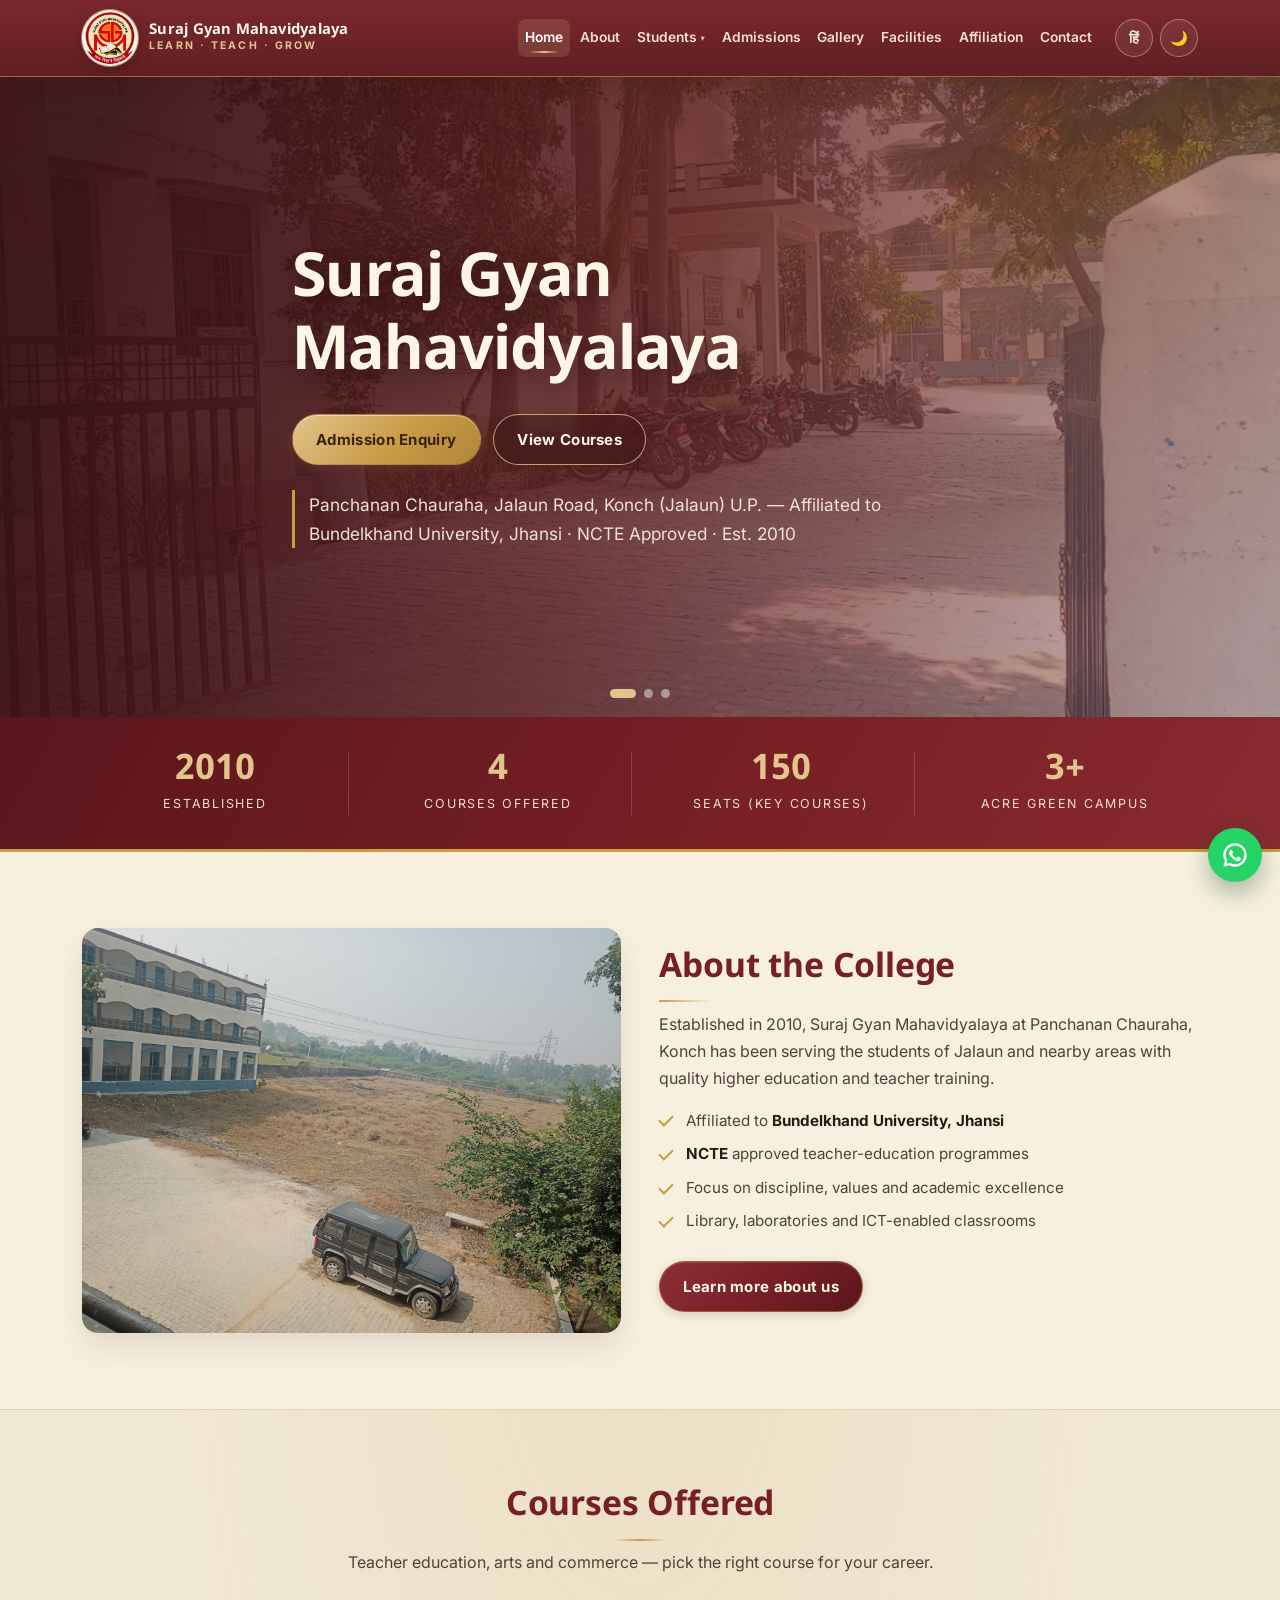
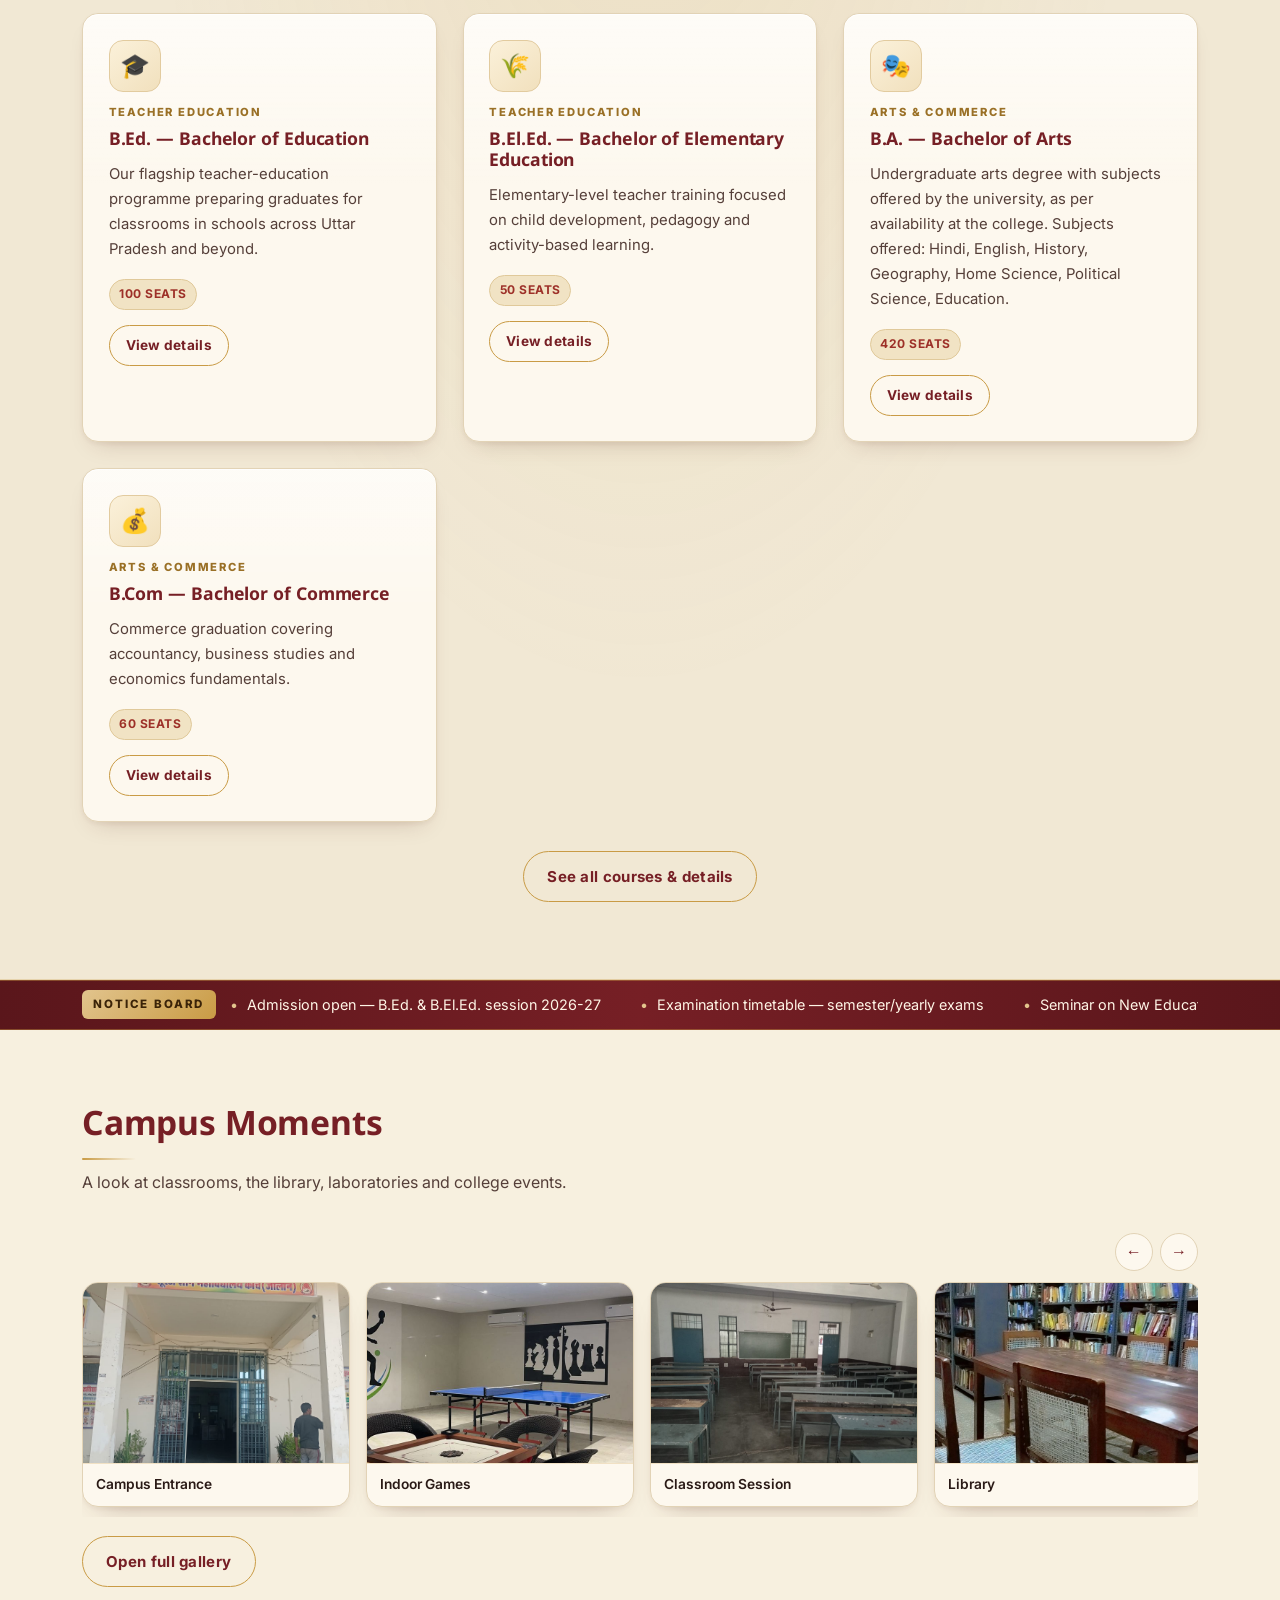
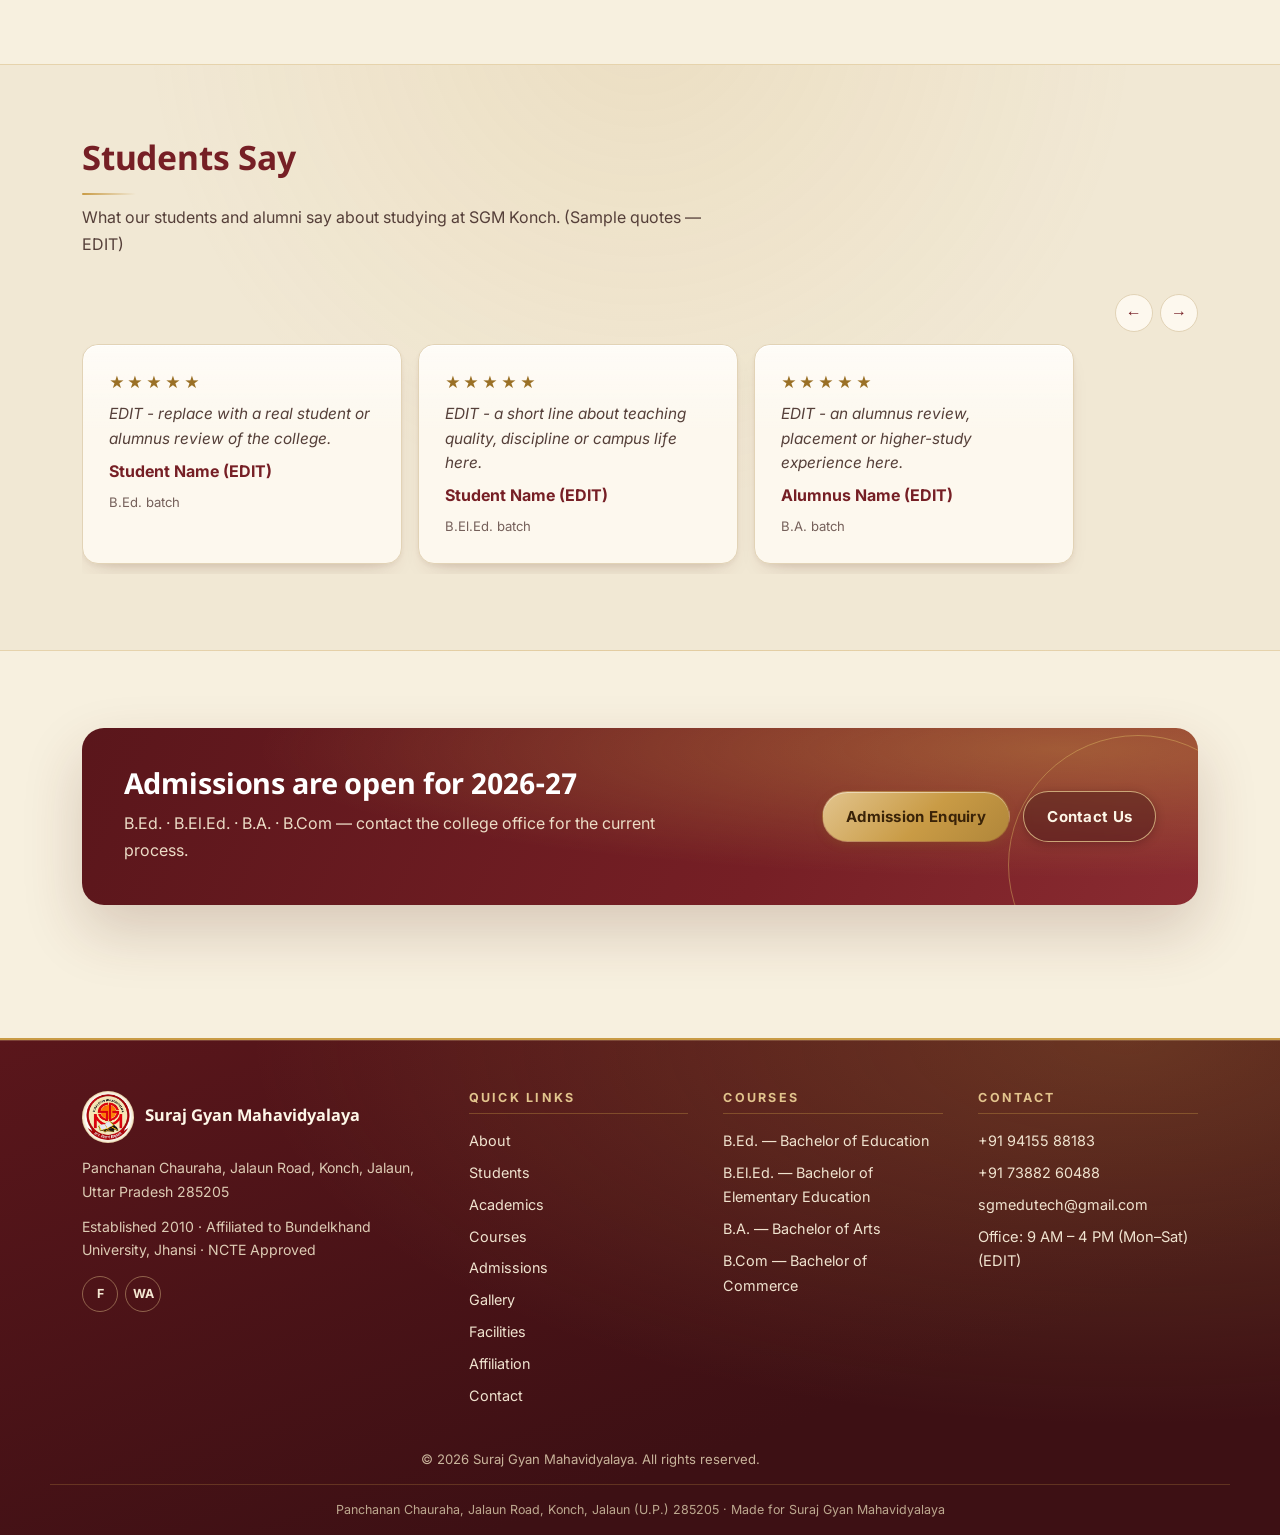
<file: index.html>
<!DOCTYPE html>
<html lang="en">
<head>
  <meta charset="UTF-8">
  <meta name="viewport" content="width=device-width, initial-scale=1">
  <title>Suraj Gyan Mahavidyalaya, Konch (Jalaun) — B.Ed, B.El.Ed, B.A, B.Com, B.Sc, B.C.A, M.A | Suraj Gyan Mahavidyalaya</title>
  <meta name="description" content="Suraj Gyan Mahavidyalaya, Panchanan Chauraha, Konch (Jalaun), U.P. — affiliated to Bundelkhand University, Jhansi. NCTE approved. Courses: B.Ed, B.El.Ed, B.A., B.Com. Est. 2010.">
  <!-- EDIT: replace with your real domain once the site is live -->
  <link rel="canonical" href="https://surajgyanmahavidyalaya.edu.in/">
  <meta name="theme-color" content="#761F25">
  <link rel="icon" href="assets/favicon.svg" type="image/svg+xml">
  <!-- EDIT: og:image should be a 1200x630 image at assets/images/og-cover.jpg -->
  <meta property="og:type" content="website">
  <meta property="og:site_name" content="Suraj Gyan Mahavidyalaya">
  <meta property="og:title" content="Suraj Gyan Mahavidyalaya, Konch (Jalaun) — Learn · Teach · Grow">
  <meta property="og:description" content="Affiliated to Bundelkhand University, Jhansi · NCTE approved. Teacher Education, Arts and Commerce courses at Konch, Jalaun (U.P.).">
  <meta property="og:image" content="assets/images/og-cover.jpg">
  <meta name="twitter:card" content="summary_large_image">
  <link rel="preconnect" href="https://fonts.googleapis.com">
  <link rel="preconnect" href="https://fonts.gstatic.com" crossorigin>
  <link href="https://fonts.googleapis.com/css2?family=Inter:wght@400;500;600;700;800&family=Noto+Sans+Devanagari:wght@400;600;700&display=swap" rel="stylesheet">
  <link rel="stylesheet" href="css/style.css">
  <link rel="preload" as="image" href="assets/logo.webp" fetchpriority="high">
  <script>(function(){try{document.documentElement.setAttribute("data-theme",localStorage.getItem("sgm-theme")||"light");}catch(e){}})();</script>
</head>
<body data-root="">
  <script src="js/page-transition.js"></script>
  <a class="skip-link" href="#main">Skip to content</a>
  <div id="site-header"></div>

  <main id="main">
    <!-- ============================ HERO ============================ -->
    <section class="hero" aria-label="Welcome">
      <div class="hero-slides" id="heroSlides"></div>
      <div class="hero-overlay"></div>
      <div class="container hero-content">
        <h1>Suraj Gyan Mahavidyalaya</h1>
        <div class="hero-actions">
          <a class="btn btn-gold" href="pages/admissions.html" data-hi="प्रवेश जानकारी">Admission Enquiry</a>
          <a class="btn btn-outline-light" href="pages/courses.html" data-hi="पाठ्यक्रम देखें">View Courses</a>
        </div>
        <p class="hero-sub" data-hi="पंचानन चौराहा, जालौन रोड, कोंच (जालौन) उ.प्र. — बुंदेलखंड विश्वविद्यालय, झाँसी से संबद्ध · एन.सी.टी.ई. अनुमोदित · स्थापना 2010">
          Panchanan Chauraha, Jalaun Road, Konch (Jalaun) U.P. — Affiliated to Bundelkhand University, Jhansi · NCTE Approved · Est. 2010
        </p>
      </div>
      <div class="hero-dots" id="heroDots" aria-label="Hero slides"></div>
    </section>

    <!-- ============================ STATS =========================== -->
    <section class="stats" aria-label="College at a glance">
      <div class="container stats-grid">
        <div class="stat">
          <span class="stat-num" data-count="2010" data-plain>2010</span>
          <span class="stat-label" data-hi="स्थापना वर्ष">Established</span>
        </div>
        <div class="stat">
          <span class="stat-num" data-count="4" data-plain>4</span>
          <span class="stat-label" data-hi="पाठ्यक्रम">Courses Offered</span>
        </div>
        <div class="stat">
          <span class="stat-num" data-count="150">0</span>
          <span class="stat-label" data-hi="सीटें (प्रमुख पाठ्यक्रम)">Seats (key courses)</span>
        </div>
        <div class="stat">
          <span class="stat-num" data-count="3" data-suffix="+">3</span>
          <span class="stat-label" data-hi="एकड़ हरा-भरा परिसर">Acre Green Campus</span>
        </div>
      </div>
    </section>

    <!-- ========================= ABOUT PREVIEW ======================= -->
    <section class="section">
      <div class="container about-grid">
        <div class="reveal">
          <img src="assets/images/college-building-grounds.jpg" loading="lazy" decoding="async"
               alt="Suraj Gyan Mahavidyalaya building and grounds, Konch (Jalaun)">
        </div>
        <div class="reveal">
          <div class="section-head" style="margin-bottom:1rem">
            <h2 data-hi="महाविद्यालय का परिचय">About the College</h2>
            <p data-hi="2010 में स्थापित, कोंच (जालौन) के पंचानन चौराहा पर स्थित शिक्षा का केंद्र।">
              Established in 2010, Suraj Gyan Mahavidyalaya at Panchanan Chauraha, Konch has been serving the
              students of Jalaun and nearby areas with quality higher education and teacher training.
            </p>
          </div>
          <ul class="checklist">
            <li>Affiliated to <strong>Bundelkhand University, Jhansi</strong></li>
            <li><strong>NCTE</strong> approved teacher-education programmes</li>
            <!-- EDIT: replace the four focus points below with your own -->
            <li>Focus on discipline, values and academic excellence</li>
            <li>Library, laboratories and ICT-enabled classrooms</li>
          </ul>
          <a class="btn btn-blue" href="pages/about.html" style="margin-top:1.1rem" data-hi="और जानें">Learn more about us</a>
        </div>
      </div>
    </section>

    <!-- ============================ COURSES ========================== -->
    <section class="section alt" id="courses">
      <div class="container">
        <div class="section-head center">
          <h2 data-hi="प्रस्तावित पाठ्यक्रम">Courses Offered</h2>
          <p>Teacher education, arts and commerce — pick the right course for your career.</p>
        </div>
        <div class="grid-3" id="homeCourses"></div>
        <div style="text-align:center;margin-top:1.8rem">
          <a class="btn btn-outline" href="pages/courses.html" data-hi="सभी पाठ्यक्रम देखें">See all courses & details</a>
        </div>
      </div>
    </section>

    <!-- ============================ TICKER =========================== -->
    <div class="ticker" aria-label="Latest notices">
      <div class="container ticker-inner">
        <span class="ticker-label" data-hi="सूचना पट्ट">NOTICE BOARD</span>
        <div class="ticker-view"><div class="ticker-track" id="tickerTrack"></div></div>
      </div>
    </div>

    <!-- ========================== PHOTO STRIP ======================== -->
    <section class="section">
      <div class="container">
        <div class="section-head">
          <h2 data-hi="परिसर की झलक">Campus Moments</h2>
          <p>A look at classrooms, the library, laboratories and college events.</p>
        </div>
        <div class="row-nav">
          <button type="button" data-scroll="stripRow" data-dir="prev" aria-label="Scroll photos left">&#8592;</button>
          <button type="button" data-scroll="stripRow" data-dir="next" aria-label="Scroll photos right">&#8594;</button>
        </div>
        <div class="scroll-row" id="stripRow"></div>
        <div style="margin-top:1.2rem">
          <a class="btn btn-outline" href="pages/gallery.html" data-hi="गैलरी देखें">Open full gallery</a>
        </div>
      </div>
    </section>

    <!-- ========================= TESTIMONIALS ======================== -->
    <section class="section alt">
      <div class="container">
        <div class="section-head">
          <h2 data-hi="छात्रों की राय">Students Say</h2>
          <p>What our students and alumni say about studying at SGM Konch. (Sample quotes — EDIT)</p>
        </div>
        <div class="row-nav">
          <button type="button" data-scroll="tRow" data-dir="prev" aria-label="Previous testimonial">&#8592;</button>
          <button type="button" data-scroll="tRow" data-dir="next" aria-label="Next testimonial">&#8594;</button>
        </div>
        <div class="scroll-row" id="tRow"></div>
      </div>
    </section>

    <!-- ============================== CTA ============================ -->
    <section class="section">
      <div class="container">
        <div class="cta-band reveal">
          <div>
            <h2 data-hi="प्रवेश प्रक्रिया प्रारंभ है">Admissions are open for 2026-27</h2>
            <p>B.Ed. · B.El.Ed. · B.A. · B.Com — contact the college office for the current process.</p>
          </div>
          <div class="hero-actions">
            <a class="btn btn-gold" href="pages/admissions.html" data-hi="प्रवेश फॉर्म भरें">Admission Enquiry</a>
            <a class="btn btn-outline-light" href="pages/contact.html" data-hi="संपर्क करें">Contact Us</a>
          </div>
        </div>
      </div>
    </section>
  </main>

  <div id="site-footer"></div>

  <script src="media-config.js"></script>
  <script src="js/main.js"></script>
</body>
</html>
</file>
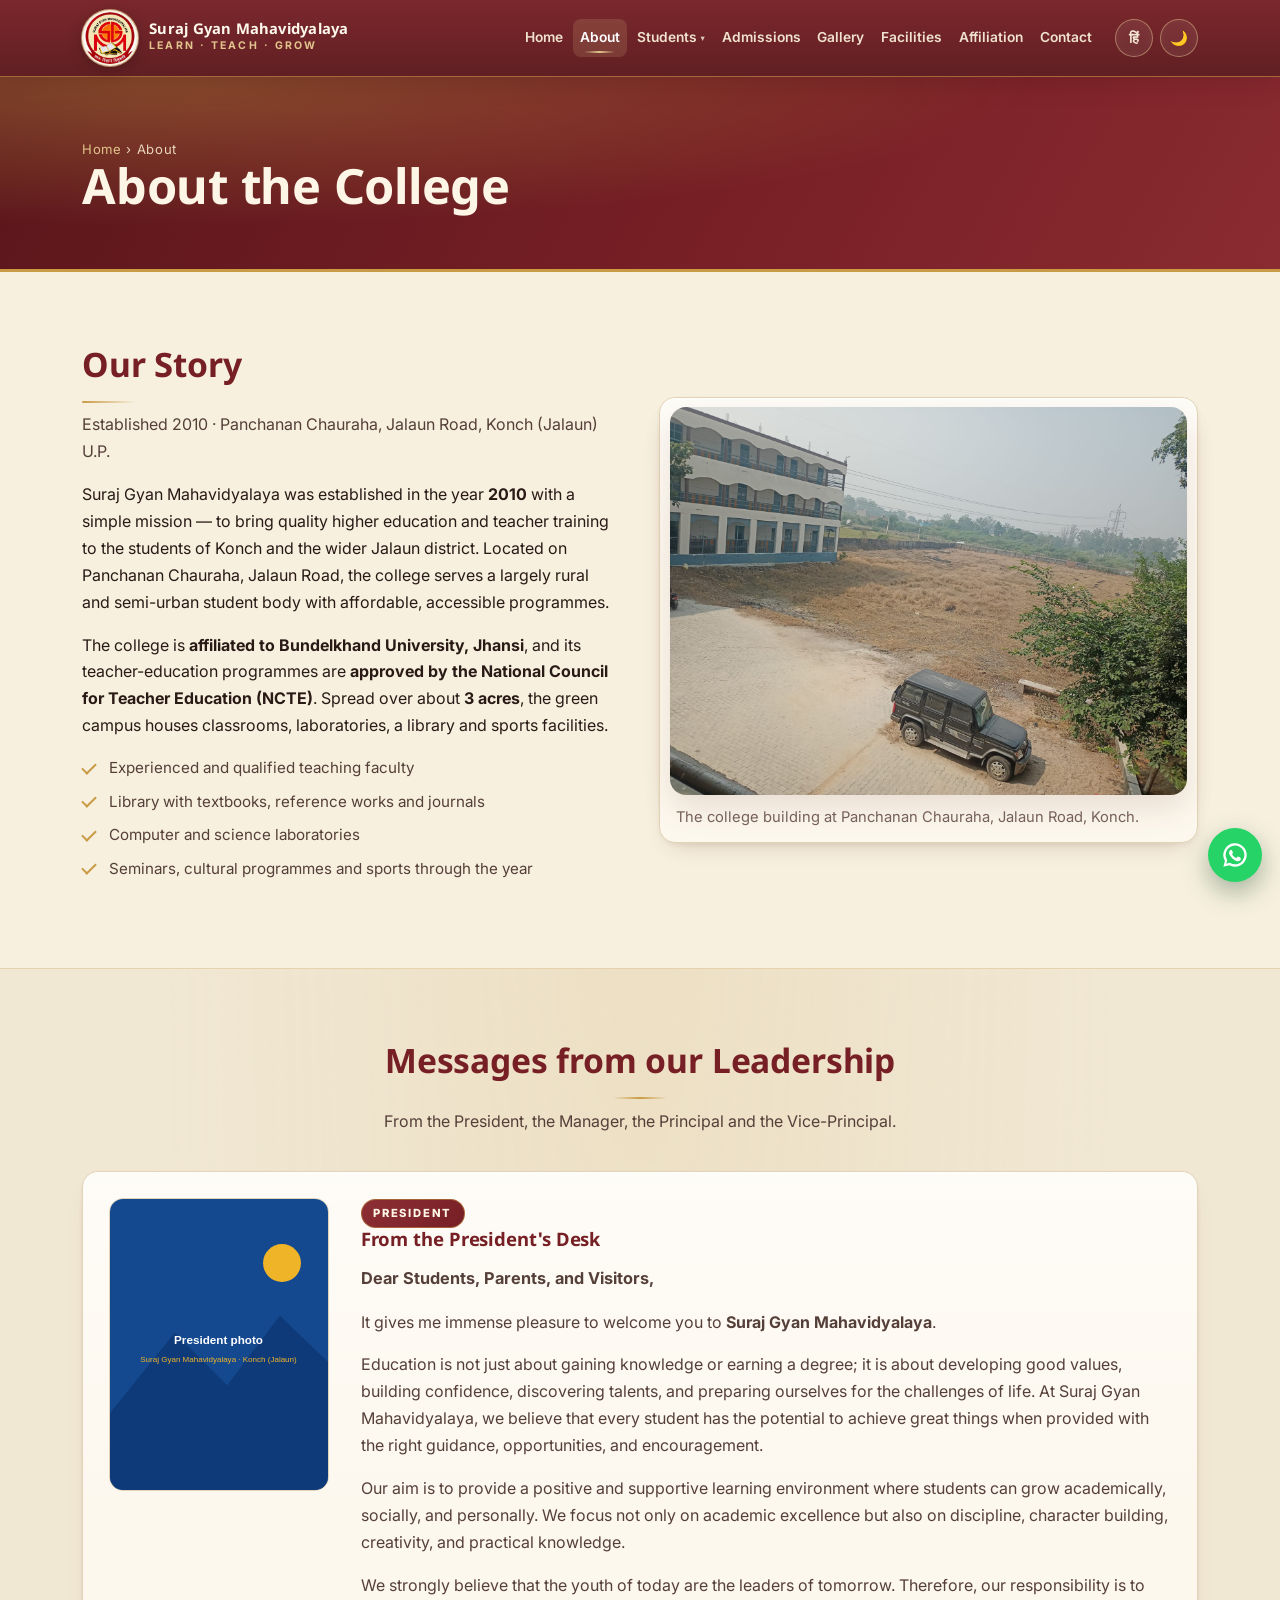
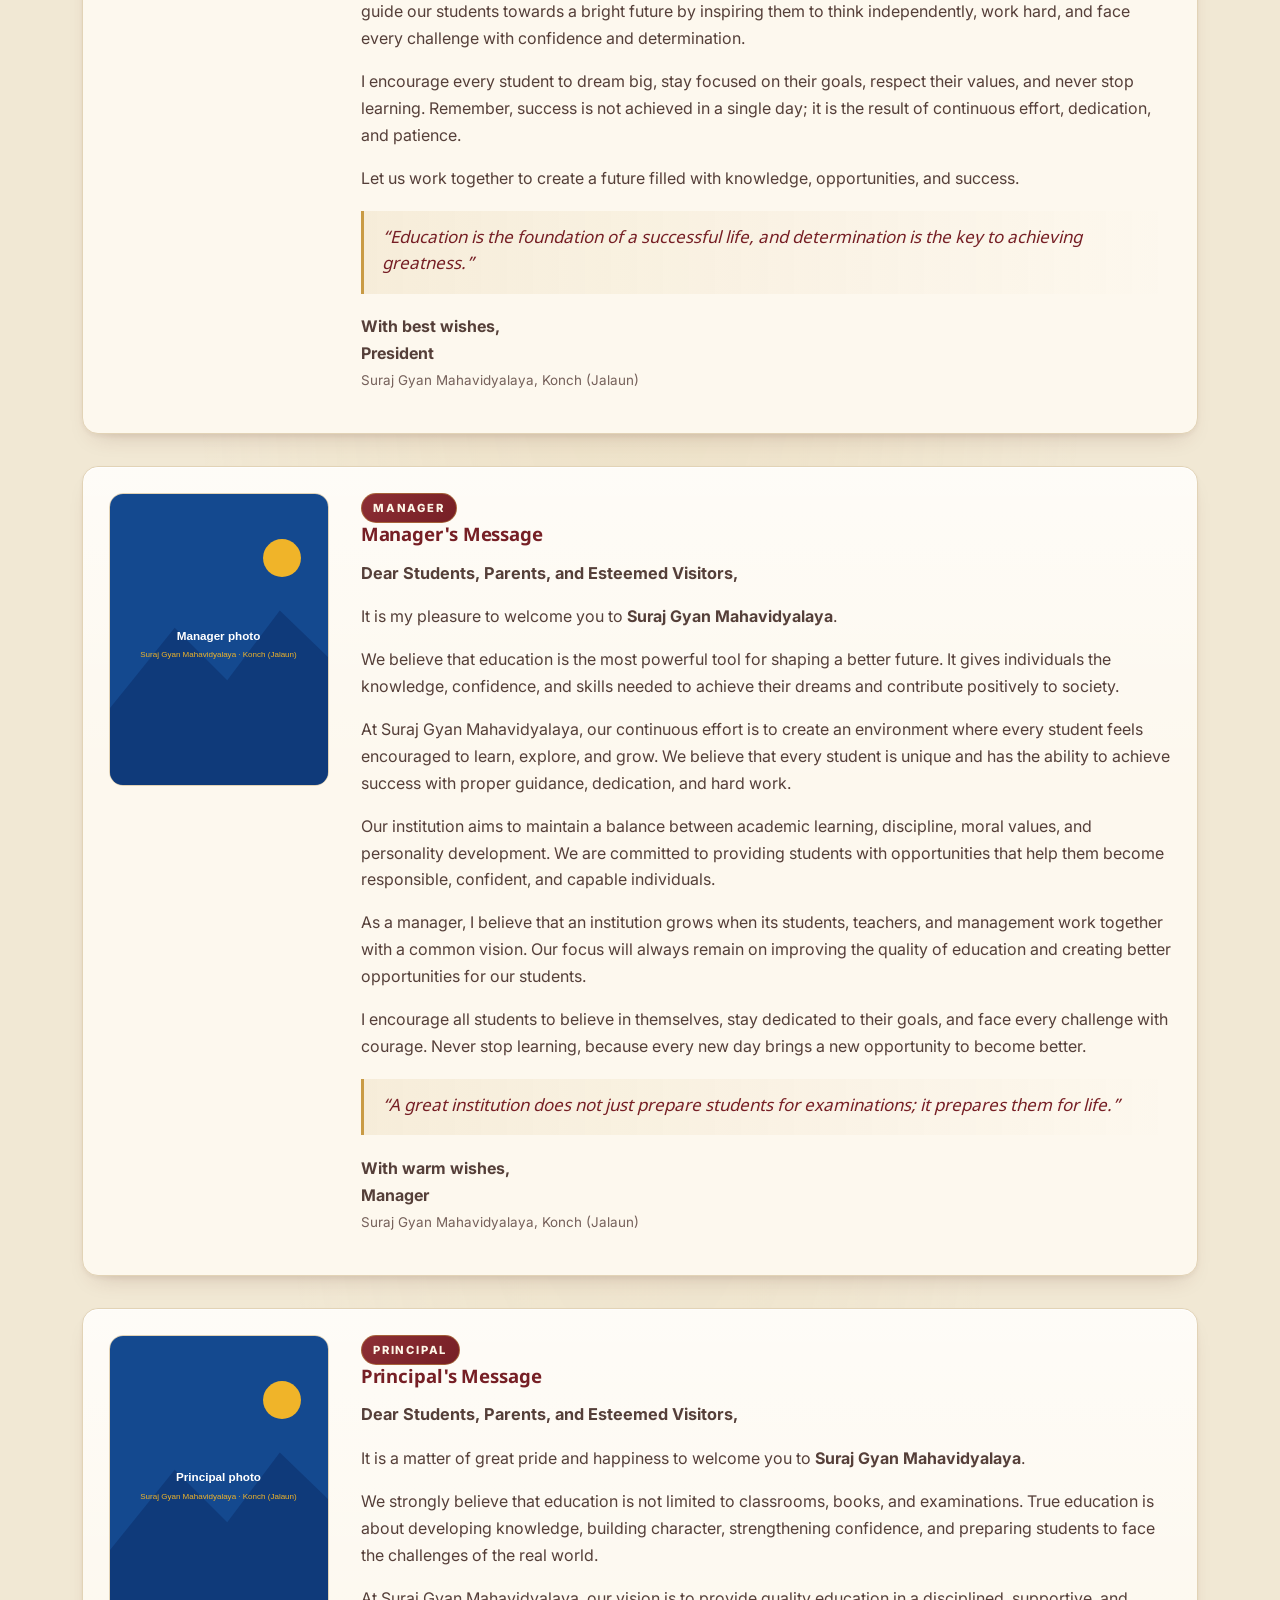
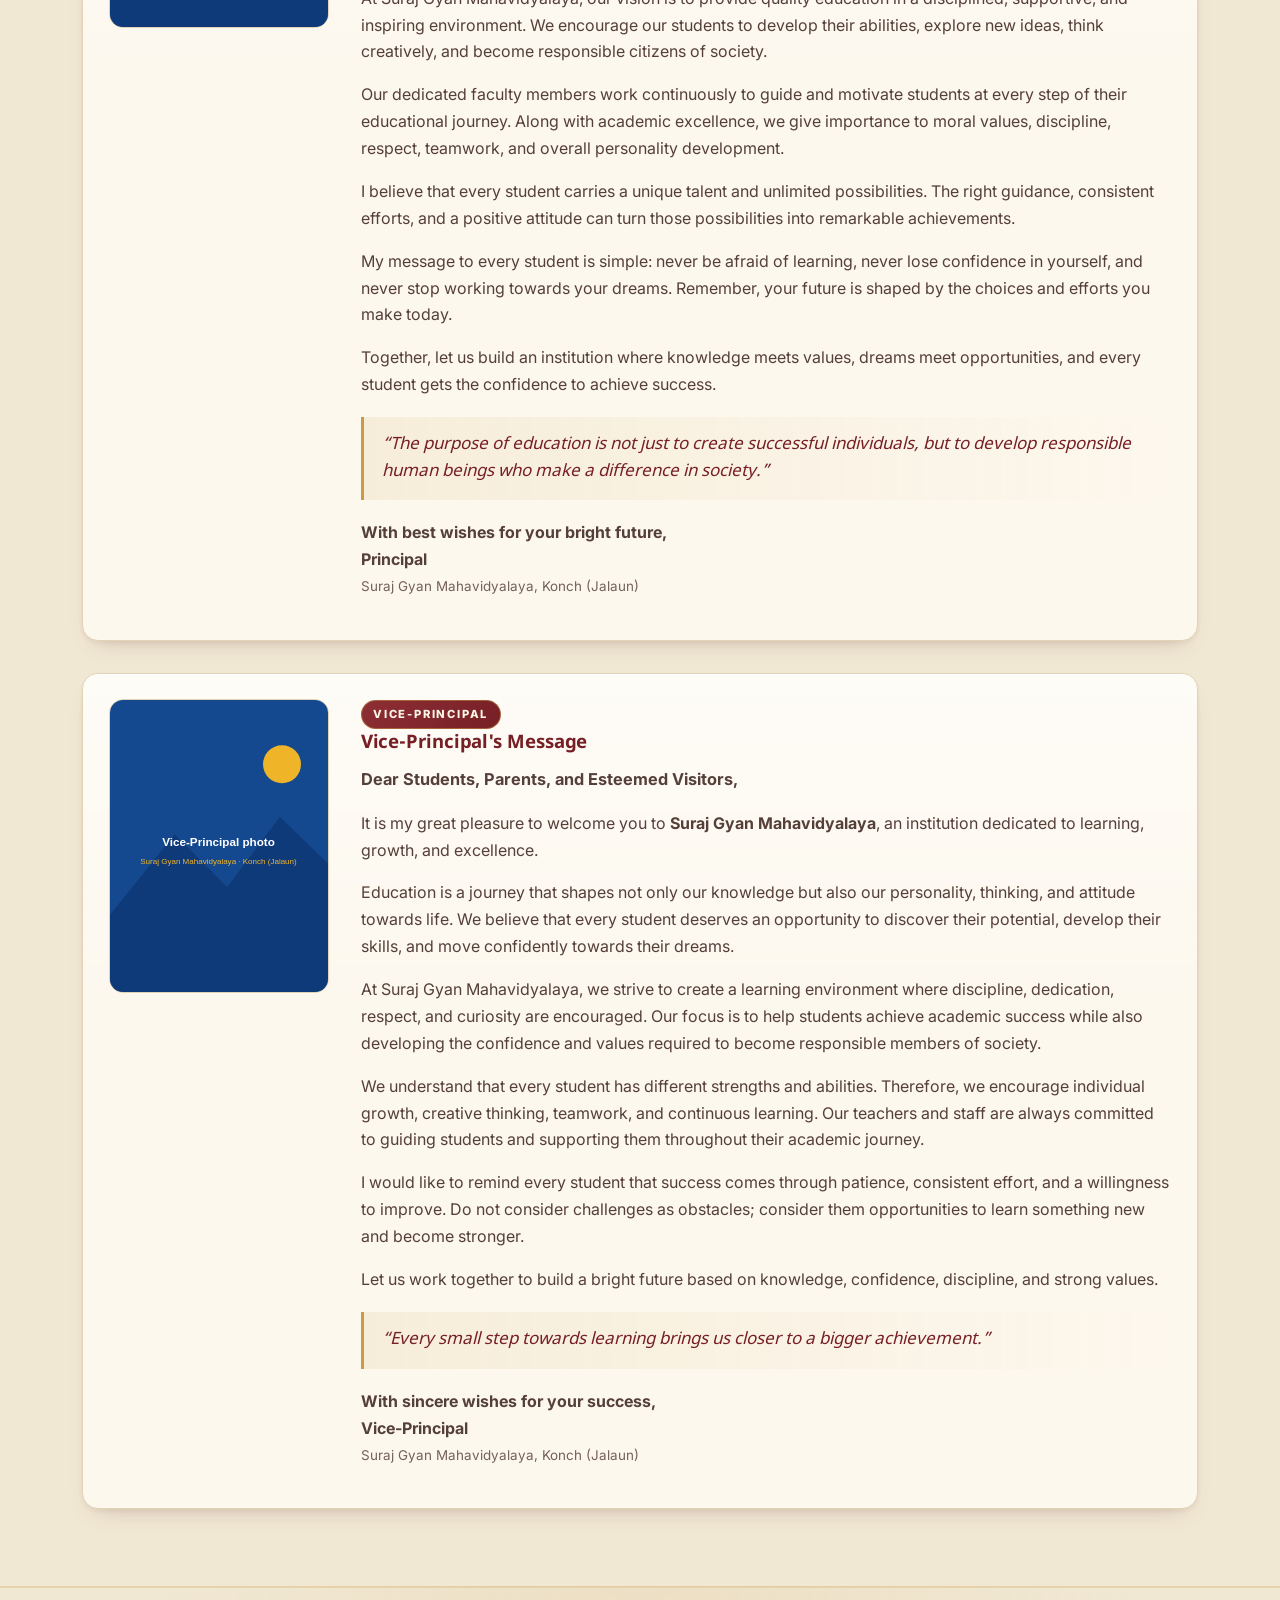
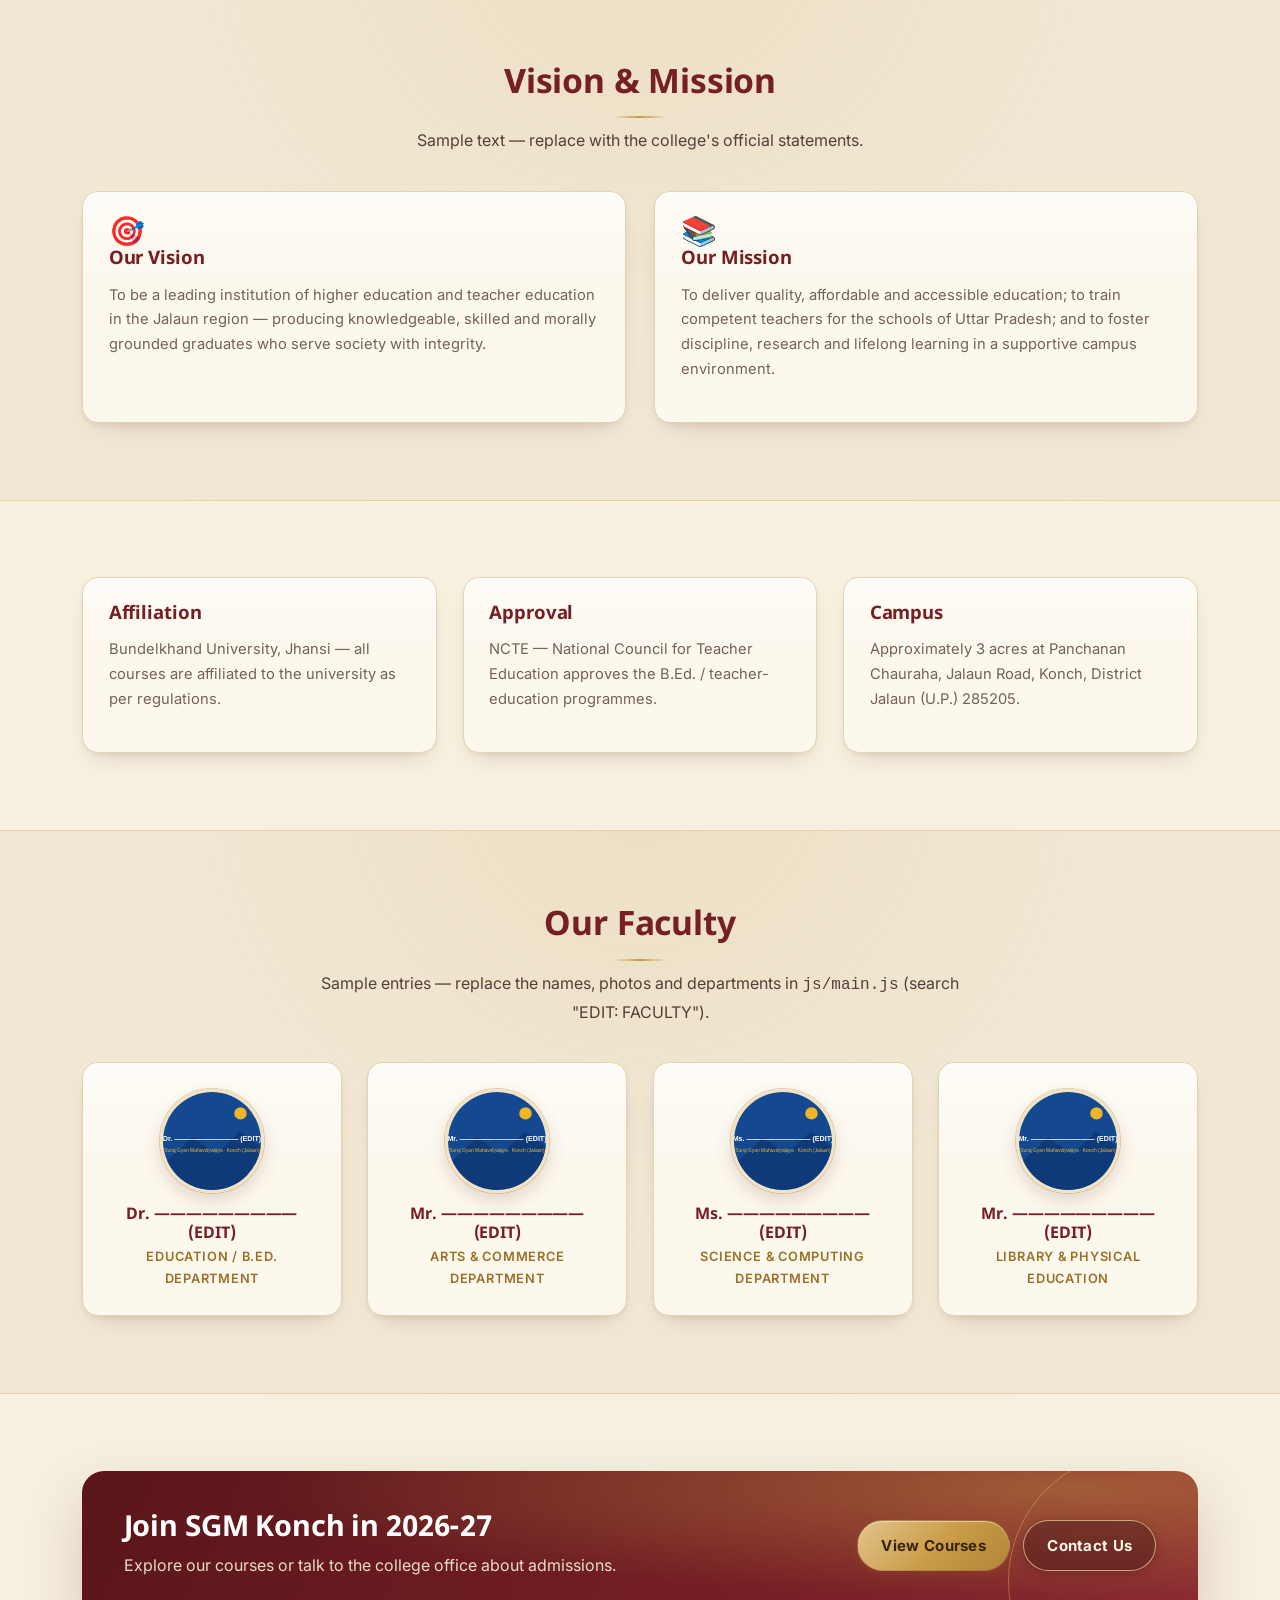
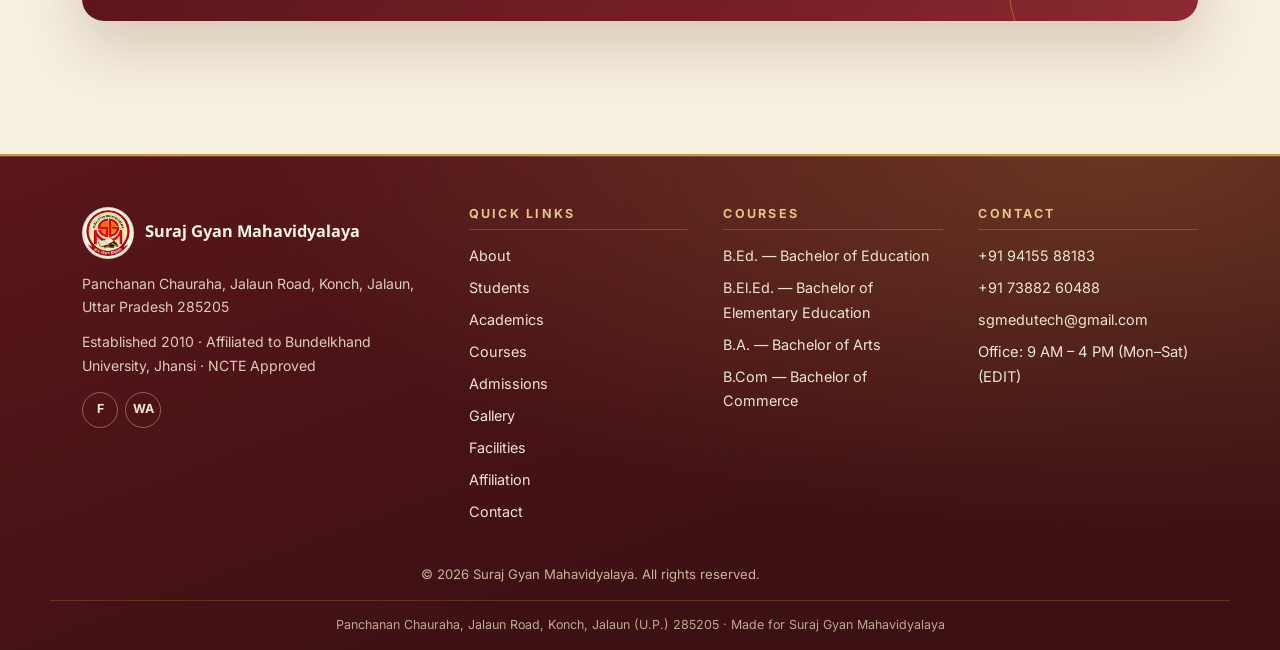
<file: pages/about.html>
<!DOCTYPE html>
<html lang="en">
<head>
  <meta charset="UTF-8">
  <meta name="viewport" content="width=device-width, initial-scale=1">
  <title>About Us — Suraj Gyan Mahavidyalaya, Konch (Jalaun)</title>
  <meta name="description" content="About Suraj Gyan Mahavidyalaya, Konch (Jalaun): established 2010, affiliated to Bundelkhand University Jhansi, NCTE approved, 3-acre campus with qualified faculty.">
  <link rel="icon" href="../assets/favicon.svg" type="image/svg+xml">
  <meta name="theme-color" content="#761F25">
  <link rel="preconnect" href="https://fonts.googleapis.com">
  <link rel="preconnect" href="https://fonts.gstatic.com" crossorigin>
  <link href="https://fonts.googleapis.com/css2?family=Inter:wght@400;500;600;700;800&family=Noto+Sans+Devanagari:wght@400;600;700&display=swap" rel="stylesheet">
  <link rel="stylesheet" href="../css/style.css">
  <script>(function(){try{document.documentElement.setAttribute("data-theme",localStorage.getItem("sgm-theme")||"light");}catch(e){}})();</script>
</head>
<body data-root="../">
  <script src="../js/page-transition.js"></script>
  <a class="skip-link" href="#main">Skip to content</a>
  <div id="site-header"></div>

  <main id="main">
    <section class="page-banner">
      <div class="container">
        <p class="breadcrumb"><a href="../index.html">Home</a> › About</p>
        <h1 data-hi="महाविद्यालय का परिचय">About the College</h1>
      </div>
    </section>

    <!-- ============================ STORY ============================ -->
    <section class="section">
      <div class="container about-grid">
        <div class="reveal">
          <div class="section-head" style="margin-bottom:1rem">
            <h2 data-hi="हमारी कहानी">Our Story</h2>
            <p>Established 2010 · Panchanan Chauraha, Jalaun Road, Konch (Jalaun) U.P.</p>
          </div>
          <!-- EDIT: replace this introduction with your own college history -->
          <p>Suraj Gyan Mahavidyalaya was established in the year <strong>2010</strong> with a simple mission —
             to bring quality higher education and teacher training to the students of Konch and the wider
             Jalaun district. Located on Panchanan Chauraha, Jalaun Road, the college serves a largely rural
             and semi-urban student body with affordable, accessible programmes.</p>
          <p>The college is <strong>affiliated to Bundelkhand University, Jhansi</strong>, and its
             teacher-education programmes are <strong>approved by the National Council for Teacher Education (NCTE)</strong>.
             Spread over about <strong>3 acres</strong>, the green campus houses classrooms, laboratories,
             a library and sports facilities.</p>
          <ul class="checklist" style="margin-top:1rem">
            <li>Experienced and qualified teaching faculty</li>
            <li>Library with textbooks, reference works and journals</li>
            <li>Computer and science laboratories</li>
            <li>Seminars, cultural programmes and sports through the year</li>
            <!-- EDIT: add or remove points to match the real college -->
          </ul>
        </div>
        <figure class="card story-photo reveal">
          <img src="../assets/images/college-building-grounds.jpg" loading="lazy" decoding="async"
               alt="Suraj Gyan Mahavidyalaya building and grounds at Panchanan Chauraha, Konch">
          <figcaption class="muted">The college building at Panchanan Chauraha, Jalaun Road, Konch.</figcaption>
        </figure>
      </div>
    </section>

    <!-- ==================== MESSAGES FROM LEADERSHIP ================== -->
    <section class="section alt" id="messages">
      <div class="container">
        <div class="section-head center">
          <h2 data-hi="नेतृत्व का संदेश">Messages from our Leadership</h2>
          <p>From the President, the Manager, the Principal and the Vice-Principal.</p>
        </div>

        <div class="leader-list">

          <!-- =========================== PRESIDENT ======================= -->
          <article class="card leader reveal" id="president">
            <div class="msg-photo">
              <img data-ph="President photo" data-w="300" data-h="400" alt="Photograph of the President">
            </div>
            <div class="leader-body">
              <span class="msg-role">President</span>
              <h3>From the President's Desk</h3>
              <p class="letter-lead">Dear Students, Parents, and Visitors,</p>
              <p>It gives me immense pleasure to welcome you to <strong>Suraj Gyan Mahavidyalaya</strong>.</p>
              <p>Education is not just about gaining knowledge or earning a degree; it is about developing good
                 values, building confidence, discovering talents, and preparing ourselves for the challenges of
                 life. At Suraj Gyan Mahavidyalaya, we believe that every student has the potential to achieve
                 great things when provided with the right guidance, opportunities, and encouragement.</p>
              <p>Our aim is to provide a positive and supportive learning environment where students can grow
                 academically, socially, and personally. We focus not only on academic excellence but also on
                 discipline, character building, creativity, and practical knowledge.</p>
              <p>We strongly believe that the youth of today are the leaders of tomorrow. Therefore, our
                 responsibility is to guide our students towards a bright future by inspiring them to think
                 independently, work hard, and face every challenge with confidence and determination.</p>
              <p>I encourage every student to dream big, stay focused on their goals, respect their values, and
                 never stop learning. Remember, success is not achieved in a single day; it is the result of
                 continuous effort, dedication, and patience.</p>
              <p>Let us work together to create a future filled with knowledge, opportunities, and success.</p>
              <blockquote class="letter-quote">
                &ldquo;Education is the foundation of a successful life, and determination is the key to achieving greatness.&rdquo;
              </blockquote>
              <p class="letter-sign">With best wishes,<br>President<span>Suraj Gyan Mahavidyalaya, Konch (Jalaun)</span></p>
            </div>
          </article>

          <!-- ============================ MANAGER ======================== -->
          <article class="card leader reveal" id="manager">
            <div class="msg-photo">
              <img data-ph="Manager photo" data-w="300" data-h="400" alt="Photograph of the Manager">
            </div>
            <div class="leader-body">
              <span class="msg-role">Manager</span>
              <h3>Manager's Message</h3>
              <p class="letter-lead">Dear Students, Parents, and Esteemed Visitors,</p>
              <p>It is my pleasure to welcome you to <strong>Suraj Gyan Mahavidyalaya</strong>.</p>
              <p>We believe that education is the most powerful tool for shaping a better future. It gives
                 individuals the knowledge, confidence, and skills needed to achieve their dreams and
                 contribute positively to society.</p>
              <p>At Suraj Gyan Mahavidyalaya, our continuous effort is to create an environment where every
                 student feels encouraged to learn, explore, and grow. We believe that every student is unique
                 and has the ability to achieve success with proper guidance, dedication, and hard work.</p>
              <p>Our institution aims to maintain a balance between academic learning, discipline, moral values,
                 and personality development. We are committed to providing students with opportunities that
                 help them become responsible, confident, and capable individuals.</p>
              <p>As a manager, I believe that an institution grows when its students, teachers, and management
                 work together with a common vision. Our focus will always remain on improving the quality of
                 education and creating better opportunities for our students.</p>
              <p>I encourage all students to believe in themselves, stay dedicated to their goals, and face
                 every challenge with courage. Never stop learning, because every new day brings a new
                 opportunity to become better.</p>
              <blockquote class="letter-quote">
                &ldquo;A great institution does not just prepare students for examinations; it prepares them for life.&rdquo;
              </blockquote>
              <p class="letter-sign">With warm wishes,<br>Manager<span>Suraj Gyan Mahavidyalaya, Konch (Jalaun)</span></p>
            </div>
          </article>

          <!-- =========================== PRINCIPAL ======================= -->
          <article class="card leader reveal" id="principal">
            <div class="msg-photo">
              <img data-ph="Principal photo" data-w="300" data-h="400" alt="Photograph of the Principal">
            </div>
            <div class="leader-body">
              <span class="msg-role">Principal</span>
              <h3>Principal's Message</h3>
              <p class="letter-lead">Dear Students, Parents, and Esteemed Visitors,</p>
              <p>It is a matter of great pride and happiness to welcome you to <strong>Suraj Gyan Mahavidyalaya</strong>.</p>
              <p>We strongly believe that education is not limited to classrooms, books, and examinations.
                 True education is about developing knowledge, building character, strengthening confidence,
                 and preparing students to face the challenges of the real world.</p>
              <p>At Suraj Gyan Mahavidyalaya, our vision is to provide quality education in a disciplined,
                 supportive, and inspiring environment. We encourage our students to develop their abilities,
                 explore new ideas, think creatively, and become responsible citizens of society.</p>
              <p>Our dedicated faculty members work continuously to guide and motivate students at every step
                 of their educational journey. Along with academic excellence, we give importance to moral
                 values, discipline, respect, teamwork, and overall personality development.</p>
              <p>I believe that every student carries a unique talent and unlimited possibilities. The right
                 guidance, consistent efforts, and a positive attitude can turn those possibilities into
                 remarkable achievements.</p>
              <p>My message to every student is simple: never be afraid of learning, never lose confidence in
                 yourself, and never stop working towards your dreams. Remember, your future is shaped by the
                 choices and efforts you make today.</p>
              <p>Together, let us build an institution where knowledge meets values, dreams meet opportunities,
                 and every student gets the confidence to achieve success.</p>
              <blockquote class="letter-quote">
                &ldquo;The purpose of education is not just to create successful individuals, but to develop responsible human beings who make a difference in society.&rdquo;
              </blockquote>
              <p class="letter-sign">With best wishes for your bright future,<br>Principal<span>Suraj Gyan Mahavidyalaya, Konch (Jalaun)</span></p>
            </div>
          </article>

          <!-- ======================== VICE-PRINCIPAL ===================== -->
          <article class="card leader reveal" id="vice-principal">
            <div class="msg-photo">
              <img data-ph="Vice-Principal photo" data-w="300" data-h="400" alt="Photograph of the Vice-Principal">
            </div>
            <div class="leader-body">
              <span class="msg-role">Vice-Principal</span>
              <h3>Vice-Principal's Message</h3>
              <p class="letter-lead">Dear Students, Parents, and Esteemed Visitors,</p>
              <p>It is my great pleasure to welcome you to <strong>Suraj Gyan Mahavidyalaya</strong>, an
                 institution dedicated to learning, growth, and excellence.</p>
              <p>Education is a journey that shapes not only our knowledge but also our personality, thinking,
                 and attitude towards life. We believe that every student deserves an opportunity to discover
                 their potential, develop their skills, and move confidently towards their dreams.</p>
              <p>At Suraj Gyan Mahavidyalaya, we strive to create a learning environment where discipline,
                 dedication, respect, and curiosity are encouraged. Our focus is to help students achieve
                 academic success while also developing the confidence and values required to become
                 responsible members of society.</p>
              <p>We understand that every student has different strengths and abilities. Therefore, we
                 encourage individual growth, creative thinking, teamwork, and continuous learning. Our
                 teachers and staff are always committed to guiding students and supporting them throughout
                 their academic journey.</p>
              <p>I would like to remind every student that success comes through patience, consistent effort,
                 and a willingness to improve. Do not consider challenges as obstacles; consider them
                 opportunities to learn something new and become stronger.</p>
              <p>Let us work together to build a bright future based on knowledge, confidence, discipline, and
                 strong values.</p>
              <blockquote class="letter-quote">
                &ldquo;Every small step towards learning brings us closer to a bigger achievement.&rdquo;
              </blockquote>
              <p class="letter-sign">With sincere wishes for your success,<br>Vice-Principal<span>Suraj Gyan Mahavidyalaya, Konch (Jalaun)</span></p>
            </div>
          </article>

        </div>
      </div>
    </section>

    <!-- ========================= VISION / MISSION ===================== -->
    <section class="section alt">
      <div class="container">
        <div class="section-head center">
          <h2 data-hi="दृष्टि एवं उद्देश्य">Vision &amp; Mission</h2>
          <!-- EDIT: replace with your official vision & mission statements -->
          <p>Sample text — replace with the college's official statements.</p>
        </div>
        <div class="grid-2">
          <article class="card reveal">
            <span class="icon" style="font-size:1.8rem" aria-hidden="true">&#127919;</span>
            <h3>Our Vision</h3>
            <p class="muted">To be a leading institution of higher education and teacher education in the
               Jalaun region — producing knowledgeable, skilled and morally grounded graduates who serve
               society with integrity.</p>
          </article>
          <article class="card reveal">
            <span class="icon" style="font-size:1.8rem" aria-hidden="true">&#128218;</span>
            <h3>Our Mission</h3>
            <p class="muted">To deliver quality, affordable and accessible education; to train competent
               teachers for the schools of Uttar Pradesh; and to foster discipline, research and lifelong
               learning in a supportive campus environment.</p>
          </article>
        </div>
      </div>
    </section>

    <!-- ========================= AFFILIATIONS ========================= -->
    <section class="section">
      <div class="container grid-3">
        <article class="card reveal">
          <h3>Affiliation</h3>
          <p class="muted">Bundelkhand University, Jhansi — all courses are affiliated to the university as per regulations.</p>
        </article>
        <article class="card reveal">
          <h3>Approval</h3>
          <p class="muted">NCTE — National Council for Teacher Education approves the B.Ed. / teacher-education programmes.</p>
        </article>
        <article class="card reveal">
          <h3>Campus</h3>
          <p class="muted">Approximately 3 acres at Panchanan Chauraha, Jalaun Road, Konch, District Jalaun (U.P.) 285205.</p>
        </article>
      </div>
    </section>

    <!-- =========================== FACULTY =========================== -->
    <section class="section alt">
      <div class="container">
        <div class="section-head center">
          <h2 data-hi="शिक्षकगण">Our Faculty</h2>
          <p>Sample entries — replace the names, photos and departments in <code>js/main.js</code> (search "EDIT: FACULTY").</p>
        </div>
        <div class="grid-4" id="facultyGrid"></div>
      </div>
    </section>

    <section class="section">
      <div class="container">
        <div class="cta-band reveal">
          <div>
            <h2 data-hi="हमसे जुड़ें">Join SGM Konch in 2026-27</h2>
            <p>Explore our courses or talk to the college office about admissions.</p>
          </div>
          <div class="hero-actions">
            <a class="btn btn-gold" href="courses.html" data-hi="पाठ्यक्रम देखें">View Courses</a>
            <a class="btn btn-outline-light" href="contact.html" data-hi="संपर्क करें">Contact Us</a>
          </div>
        </div>
      </div>
    </section>
  </main>

  <div id="site-footer"></div>
  <script src="../media-config.js"></script>
  <script src="../js/main.js"></script>
</body>
</html>
</file>
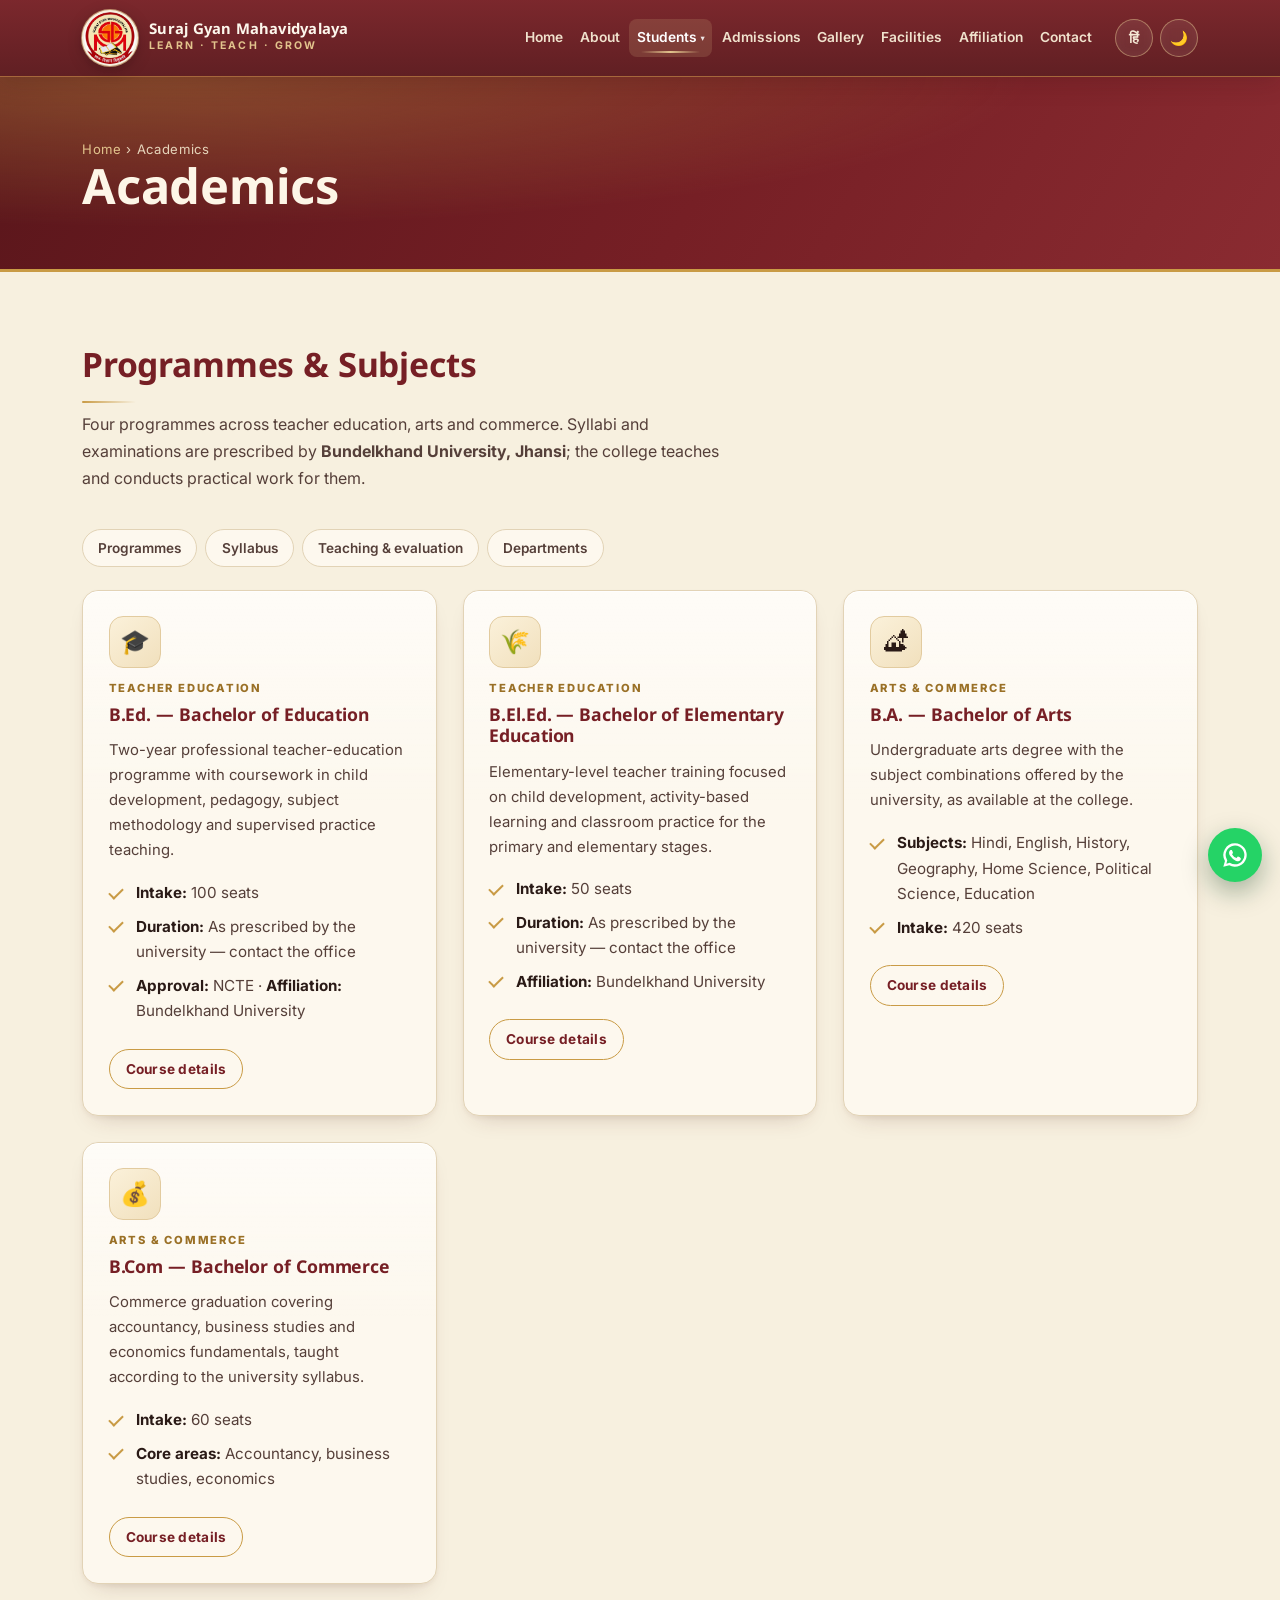
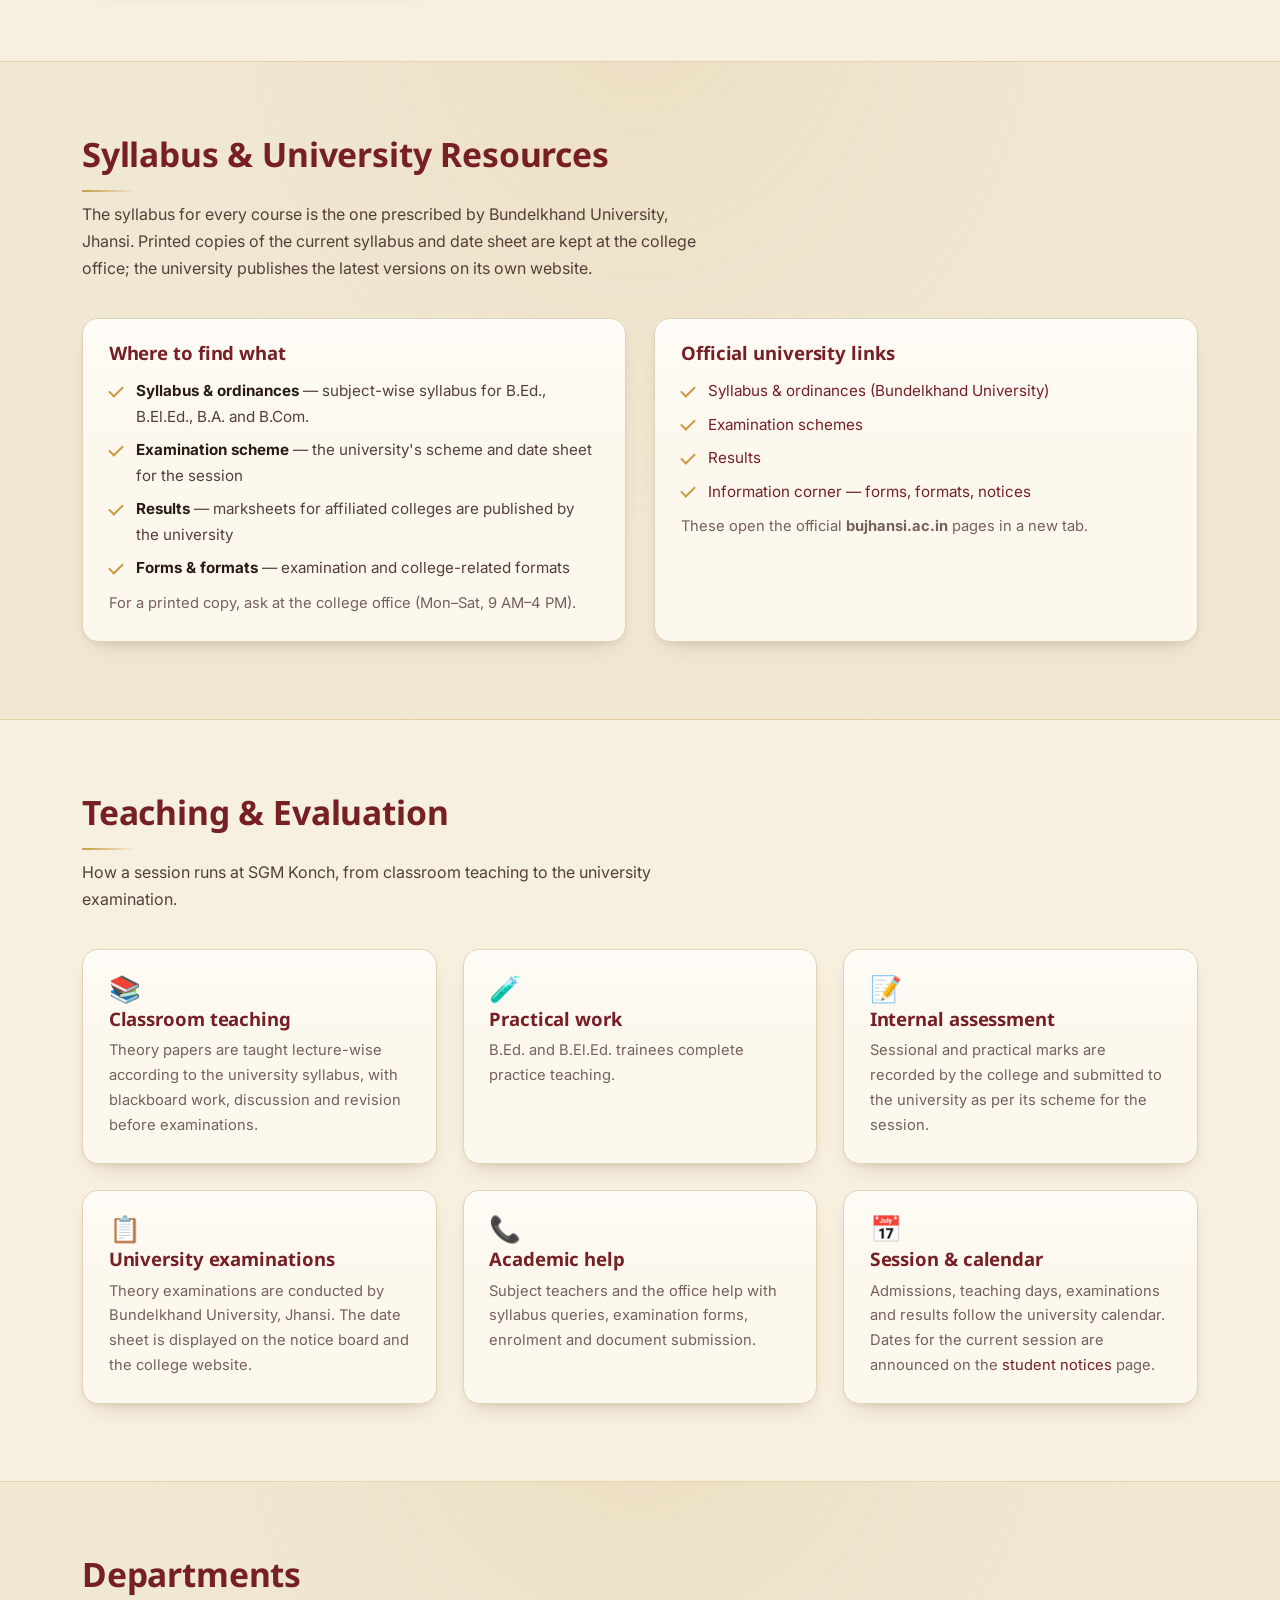
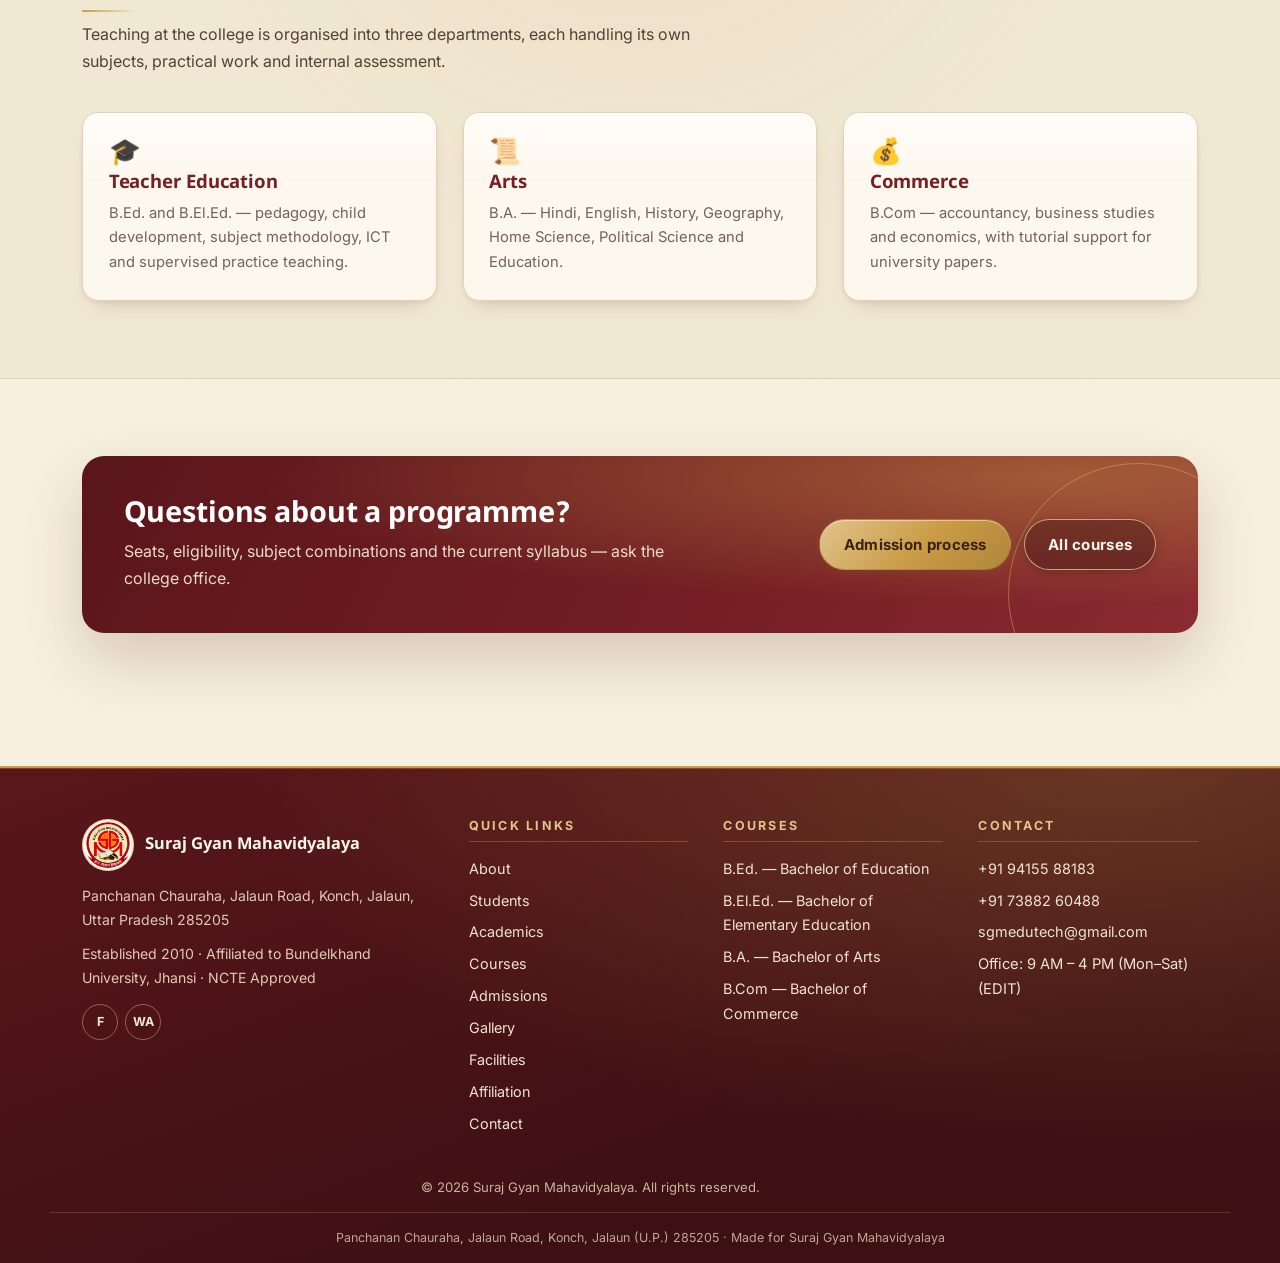
<file: pages/academics.html>
<!DOCTYPE html>
<html lang="en">
<head>
  <meta charset="UTF-8">
  <meta name="viewport" content="width=device-width, initial-scale=1">
  <title>Academics — Programmes, Syllabus &amp; Departments | Suraj Gyan Mahavidyalaya, Konch</title>
  <meta name="description" content="Academics at Suraj Gyan Mahavidyalaya, Konch (Jalaun): B.Ed, B.El.Ed, B.A. and B.Com programmes, subjects offered, syllabus prescribed by Bundelkhand University Jhansi, examination scheme and departments.">
  <link rel="icon" href="../assets/favicon.svg" type="image/svg+xml">
  <meta name="theme-color" content="#761F25">
  <link rel="preconnect" href="https://fonts.googleapis.com">
  <link rel="preconnect" href="https://fonts.gstatic.com" crossorigin>
  <link href="https://fonts.googleapis.com/css2?family=Inter:wght@400;500;600;700;800&family=Noto+Sans+Devanagari:wght@400;600;700&display=swap" rel="stylesheet">
  <link rel="stylesheet" href="../css/style.css">
  <script>(function(){try{document.documentElement.setAttribute("data-theme",localStorage.getItem("sgm-theme")||"light");}catch(e){}})();</script>
</head>
<body data-root="../">
  <script src="../js/page-transition.js"></script>
  <a class="skip-link" href="#main">Skip to content</a>
  <div id="site-header"></div>

  <main id="main">
    <section class="page-banner">
      <div class="container">
        <p class="breadcrumb"><a href="../index.html">Home</a> › Academics</p>
        <h1 data-hi="शैक्षणिक">Academics</h1>
      </div>
    </section>

    <section class="section">
      <div class="container">
        <div class="section-head">
          <h2 data-hi="पाठ्यक्रम एवं विषय">Programmes &amp; Subjects</h2>
          <p>Four programmes across teacher education, arts and commerce. Syllabi and examinations are prescribed by
             <strong>Bundelkhand University, Jhansi</strong>; the college teaches and conducts
             practical work for them.</p>
        </div>

        <div class="chips">
          <a class="chip" href="#programmes">Programmes</a>
          <a class="chip" href="#syllabus">Syllabus</a>
          <a class="chip" href="#evaluation">Teaching &amp; evaluation</a>
          <a class="chip" href="#departments">Departments</a>
        </div>

        <div class="grid-3" id="programmes">
          <article class="card course-card">
            <span class="icon" aria-hidden="true">&#127891;</span>
            <span class="group">Teacher Education</span>
            <h3>B.Ed. — Bachelor of Education</h3>
            <p>Two-year professional teacher-education programme with coursework in child
               development, pedagogy, subject methodology and supervised practice teaching.</p>
            <ul class="checklist">
              <li><strong>Intake:</strong> 100 seats</li>
              <li><strong>Duration:</strong> As prescribed by the university — contact the office</li>
              <li><strong>Approval:</strong> NCTE · <strong>Affiliation:</strong> Bundelkhand University</li>
            </ul>
            <a class="btn btn-outline btn-sm" href="courses.html#bed" style="align-self:flex-start">Course details</a>
          </article>

          <article class="card course-card">
            <span class="icon" aria-hidden="true">&#127806;</span>
            <span class="group">Teacher Education</span>
            <h3>B.El.Ed. — Bachelor of Elementary Education</h3>
            <p>Elementary-level teacher training focused on child development, activity-based
               learning and classroom practice for the primary and elementary stages.</p>
            <ul class="checklist">
              <li><strong>Intake:</strong> 50 seats</li>
              <li><strong>Duration:</strong> As prescribed by the university — contact the office</li>
              <li><strong>Affiliation:</strong> Bundelkhand University</li>
            </ul>
            <a class="btn btn-outline btn-sm" href="courses.html#bled" style="align-self:flex-start">Course details</a>
          </article>

          <article class="card course-card">
            <span class="icon" aria-hidden="true">&#127957;</span>
            <span class="group">Arts &amp; Commerce</span>
            <h3>B.A. — Bachelor of Arts</h3>
            <p>Undergraduate arts degree with the subject combinations offered by the university,
               as available at the college.</p>
            <ul class="checklist">
              <li><strong>Subjects:</strong> Hindi, English, History, Geography, Home Science, Political Science, Education</li>
              <li><strong>Intake:</strong> 420 seats</li>
            </ul>
            <a class="btn btn-outline btn-sm" href="courses.html#ba" style="align-self:flex-start">Course details</a>
          </article>

          <article class="card course-card">
            <span class="icon" aria-hidden="true">&#128176;</span>
            <span class="group">Arts &amp; Commerce</span>
            <h3>B.Com — Bachelor of Commerce</h3>
            <p>Commerce graduation covering accountancy, business studies and economics
               fundamentals, taught according to the university syllabus.</p>
            <ul class="checklist">
              <li><strong>Intake:</strong> 60 seats</li>
              <li><strong>Core areas:</strong> Accountancy, business studies, economics</li>
            </ul>
            <a class="btn btn-outline btn-sm" href="courses.html#bcom" style="align-self:flex-start">Course details</a>
          </article>

        </div>
      </div>
    </section>

    <section class="section alt" id="syllabus">
      <div class="container">
        <div class="section-head">
          <h2 data-hi="पाठ्यक्रम एवं विश्वविद्यालय संसाधन">Syllabus &amp; University Resources</h2>
          <p>The syllabus for every course is the one prescribed by Bundelkhand University, Jhansi.
             Printed copies of the current syllabus and date sheet are kept at the college office;
             the university publishes the latest versions on its own website.</p>
        </div>

        <div class="grid-2">
          <div class="card">
            <h3 style="margin-top:0">Where to find what</h3>
            <ul class="checklist">
              <li><strong>Syllabus &amp; ordinances</strong> — subject-wise syllabus for B.Ed., B.El.Ed., B.A. and B.Com.</li>
              <li><strong>Examination scheme</strong> — the university's scheme and date sheet for the session</li>
              <li><strong>Results</strong> — marksheets for affiliated colleges are published by the university</li>
              <li><strong>Forms &amp; formats</strong> — examination and college-related formats</li>
            </ul>
            <p class="muted" style="margin-bottom:0">For a printed copy, ask at the college office
               (Mon–Sat, 9 AM–4 PM).</p>
          </div>

          <div class="card">
            <h3 style="margin-top:0">Official university links</h3>
            <ul class="checklist">
              <li><a href="https://ums.bujhansi.ac.in/BUJhansi?syllabus" target="_blank" rel="noopener">Syllabus &amp; ordinances (Bundelkhand University)</a></li>
              <li><a href="https://bujhansi.ac.in/academics/examination-schemes" target="_blank" rel="noopener">Examination schemes</a></li>
              <li><a href="https://bujhansi.ac.in/student-life/results" target="_blank" rel="noopener">Results</a></li>
              <li><a href="https://bujhansi.ac.in/information-corner/" target="_blank" rel="noopener">Information corner — forms, formats, notices</a></li>
            </ul>
            <p class="muted" style="margin-bottom:0">These open the official
               <strong>bujhansi.ac.in</strong> pages in a new tab.</p>
          </div>
        </div>
      </div>
    </section>

    <section class="section" id="evaluation">
      <div class="container">
        <div class="section-head">
          <h2 data-hi="शिक्षण एवं मूल्यांकन">Teaching &amp; Evaluation</h2>
          <p>How a session runs at SGM Konch, from classroom teaching to the university examination.</p>
        </div>

        <div class="grid-3">
          <div class="card">
            <span class="icon" aria-hidden="true">&#128218;</span>
            <h3 style="margin:0.3rem 0 0.35rem">Classroom teaching</h3>
            <p class="muted" style="margin:0">Theory papers are taught lecture-wise according to the
               university syllabus, with blackboard work, discussion and revision before examinations.</p>
          </div>
          <div class="card">
            <span class="icon" aria-hidden="true">&#129514;</span>
            <h3 style="margin:0.3rem 0 0.35rem">Practical work</h3>
            <p class="muted" style="margin:0">B.Ed. and B.El.Ed. trainees complete practice teaching.</p>
          </div>
          <div class="card">
            <span class="icon" aria-hidden="true">&#128221;</span>
            <h3 style="margin:0.3rem 0 0.35rem">Internal assessment</h3>
            <p class="muted" style="margin:0">Sessional and practical marks are recorded by the college
               and submitted to the university as per its scheme for the session.</p>
          </div>
          <div class="card">
            <span class="icon" aria-hidden="true">&#128203;</span>
            <h3 style="margin:0.3rem 0 0.35rem">University examinations</h3>
            <p class="muted" style="margin:0">Theory examinations are conducted by Bundelkhand University,
               Jhansi. The date sheet is displayed on the notice board and the college website.</p>
          </div>
          <div class="card">
            <span class="icon" aria-hidden="true">&#128222;</span>
            <h3 style="margin:0.3rem 0 0.35rem">Academic help</h3>
            <p class="muted" style="margin:0">Subject teachers and the office help with syllabus queries,
               examination forms, enrolment and document submission.</p>
          </div>
          <div class="card">
            <span class="icon" aria-hidden="true">&#128197;</span>
            <h3 style="margin:0.3rem 0 0.35rem">Session &amp; calendar</h3>
            <p class="muted" style="margin:0">Admissions, teaching days, examinations and results follow the
               university calendar. Dates for the current session are announced on the
               <a href="students.html#notices">student notices</a> page.</p>
          </div>
        </div>
      </div>
    </section>

    <section class="section alt" id="departments">
      <div class="container">
        <div class="section-head">
          <h2 data-hi="विभाग">Departments</h2>
          <p>Teaching at the college is organised into three departments, each handling its own
             subjects, practical work and internal assessment.</p>
        </div>

        <div class="grid-3">
          <article class="card">
            <span class="icon" aria-hidden="true">&#127891;</span>
            <h3 style="margin:0.3rem 0 0.35rem">Teacher Education</h3>
            <p class="muted" style="margin:0">B.Ed. and B.El.Ed. — pedagogy, child development,
               subject methodology, ICT and supervised practice teaching.</p>
          </article>
          <article class="card">
            <span class="icon" aria-hidden="true">&#128220;</span>
            <h3 style="margin:0.3rem 0 0.35rem">Arts</h3>
            <p class="muted" style="margin:0">B.A. — Hindi, English, History, Geography,
               Home Science, Political Science and Education.</p>
          </article>
          <article class="card">
            <span class="icon" aria-hidden="true">&#128176;</span>
            <h3 style="margin:0.3rem 0 0.35rem">Commerce</h3>
            <p class="muted" style="margin:0">B.Com — accountancy, business studies and economics,
               with tutorial support for university papers.</p>
          </article>
        </div>
      </div>
    </section>

    <section class="section">
      <div class="container">
        <div class="cta-band reveal">
          <div>
            <h2 data-hi="प्रवेश एवं पाठ्यक्रम संबंधी जानकारी">Questions about a programme?</h2>
            <p>Seats, eligibility, subject combinations and the current syllabus — ask the college office.</p>
          </div>
          <div class="hero-actions">
            <a class="btn btn-gold" href="admissions.html" data-hi="प्रवेश पृष्ठ">Admission process</a>
            <a class="btn btn-outline-light" href="courses.html" data-hi="पाठ्यक्रम">All courses</a>
          </div>
        </div>
      </div>
    </section>
  </main>

  <div id="site-footer"></div>
  <script src="../media-config.js"></script>
  <script src="../js/main.js"></script>
</body>
</html>
</file>
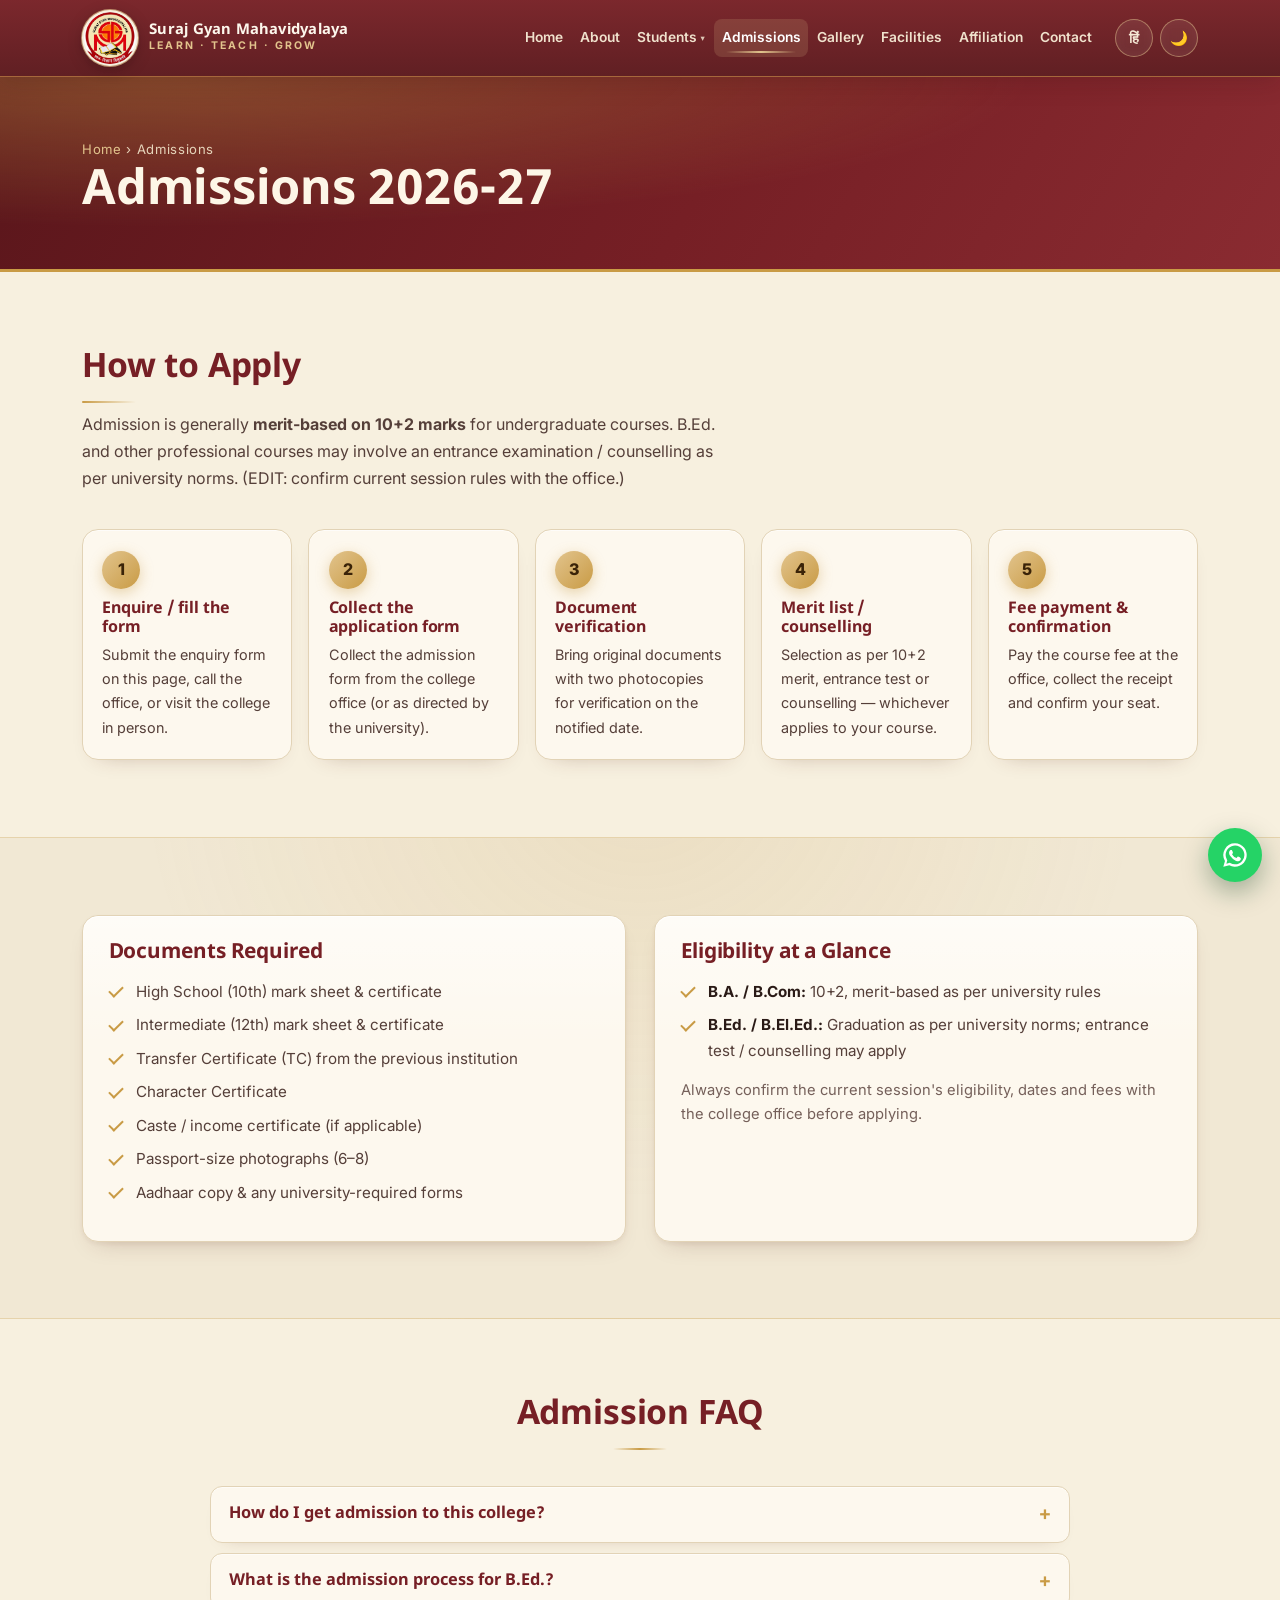
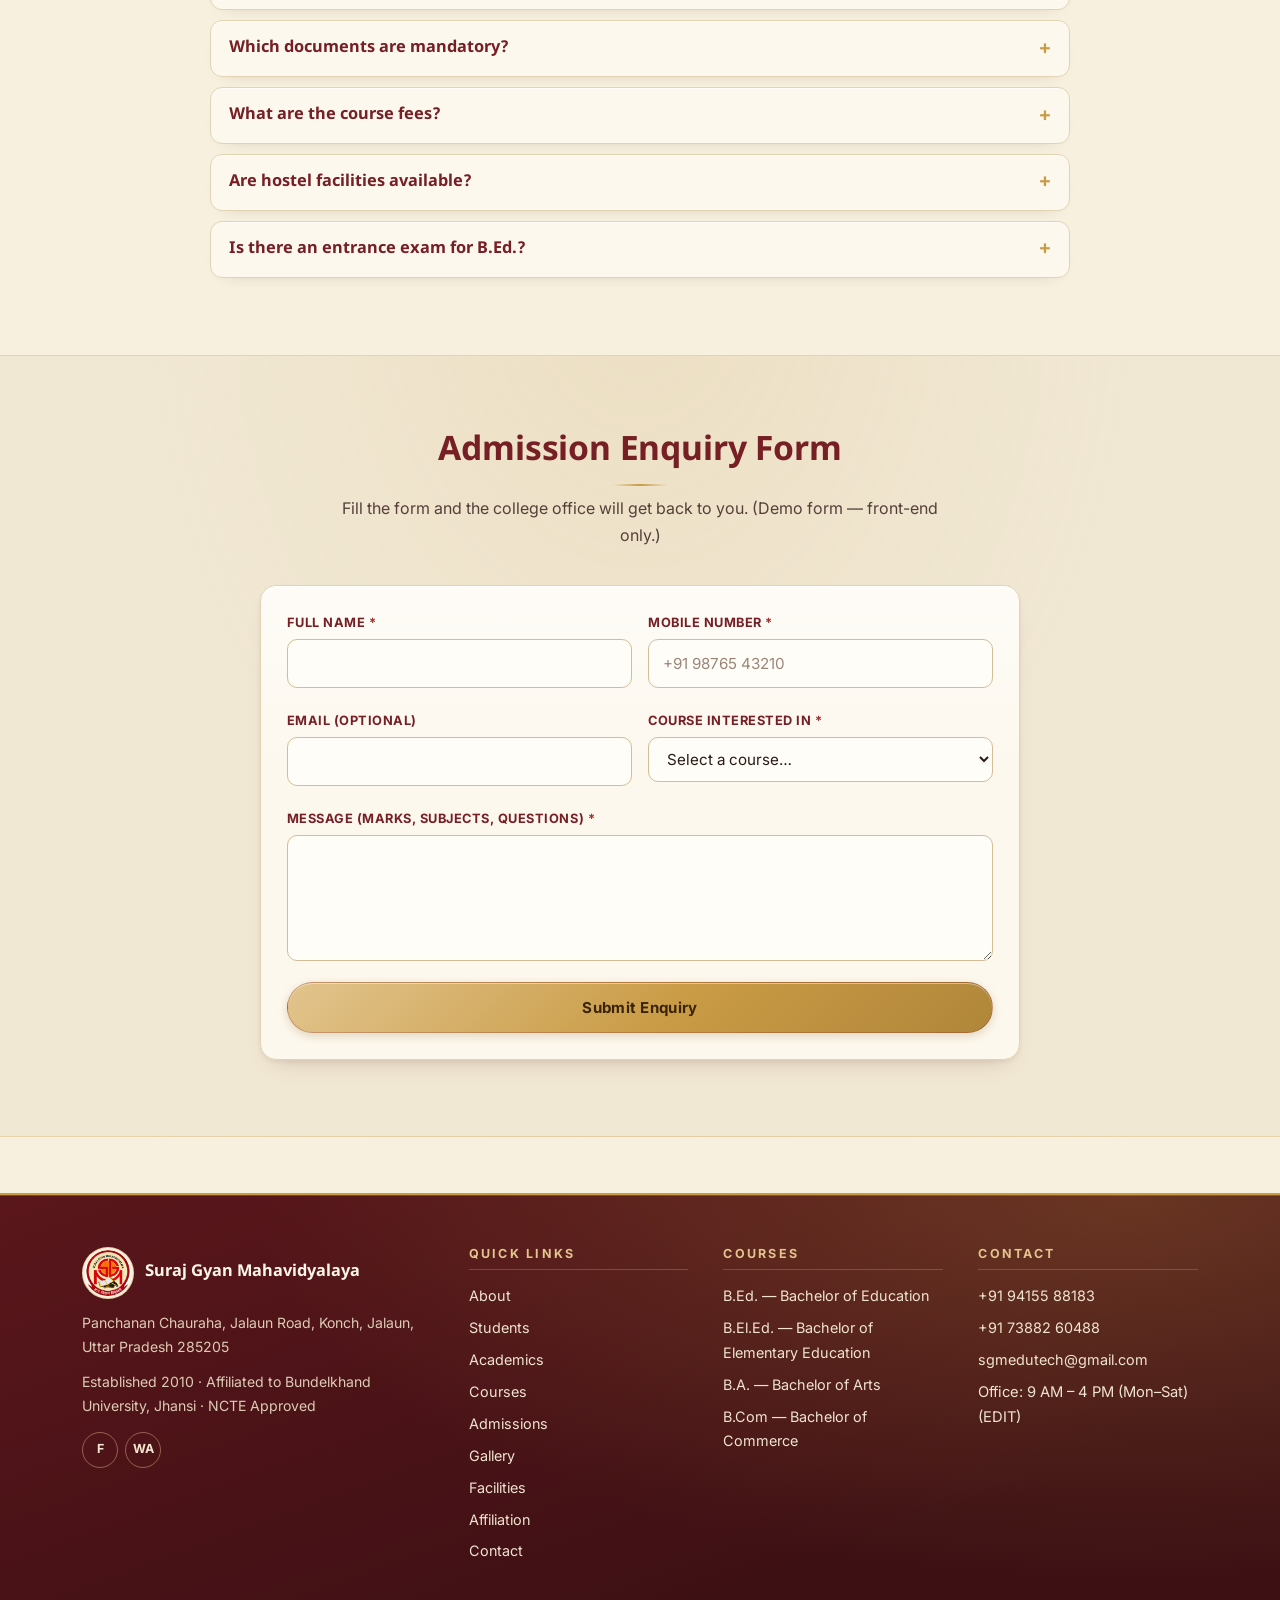
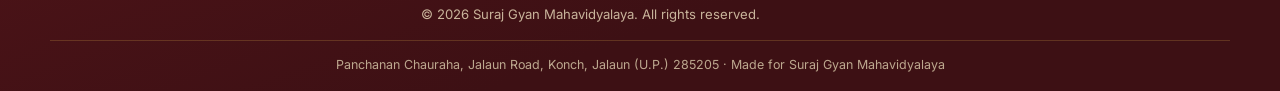
<file: pages/admissions.html>
<!DOCTYPE html>
<html lang="en">
<head>
  <meta charset="UTF-8">
  <meta name="viewport" content="width=device-width, initial-scale=1">
  <title>Admissions 2026-27 — Process, Documents & FAQ | Suraj Gyan Mahavidyalaya Konch</title>
  <meta name="description" content="Admission process at Suraj Gyan Mahavidyalaya, Konch (Jalaun): merit-based admission on 10+2, required documents, step-by-step process, FAQ and enquiry form.">
  <link rel="icon" href="../assets/favicon.svg" type="image/svg+xml">
  <meta name="theme-color" content="#761F25">
  <link rel="preconnect" href="https://fonts.googleapis.com">
  <link rel="preconnect" href="https://fonts.gstatic.com" crossorigin>
  <link href="https://fonts.googleapis.com/css2?family=Inter:wght@400;500;600;700;800&family=Noto+Sans+Devanagari:wght@400;600;700&display=swap" rel="stylesheet">
  <link rel="stylesheet" href="../css/style.css">
  <script>(function(){try{document.documentElement.setAttribute("data-theme",localStorage.getItem("sgm-theme")||"light");}catch(e){}})();</script>
</head>
<body data-root="../">
  <script src="../js/page-transition.js"></script>
  <a class="skip-link" href="#main">Skip to content</a>
  <div id="site-header"></div>

  <main id="main">
    <section class="page-banner">
      <div class="container">
        <p class="breadcrumb"><a href="../index.html">Home</a> › Admissions</p>
        <h1 data-hi="प्रवेश प्रक्रिया 2026-27">Admissions 2026-27</h1>
      </div>
    </section>

    <!-- ============================ STEPS ============================= -->
    <section class="section">
      <div class="container">
        <div class="section-head">
          <h2 data-hi="आवेदन कैसे करें">How to Apply</h2>
          <p>Admission is generally <strong>merit-based on 10+2 marks</strong> for undergraduate courses.
             B.Ed. and other professional courses may involve an entrance examination / counselling as
             per university norms. (EDIT: confirm current session rules with the office.)</p>
        </div>
        <ol class="steps">
          <li class="reveal">
            <h3>Enquire / fill the form</h3>
            <p>Submit the enquiry form on this page, call the office, or visit the college in person.</p>
          </li>
          <li class="reveal">
            <h3>Collect the application form</h3>
            <p>Collect the admission form from the college office (or as directed by the university).</p>
          </li>
          <li class="reveal">
            <h3>Document verification</h3>
            <p>Bring original documents with two photocopies for verification on the notified date.</p>
          </li>
          <li class="reveal">
            <h3>Merit list / counselling</h3>
            <p>Selection as per 10+2 merit, entrance test or counselling — whichever applies to your course.</p>
          </li>
          <li class="reveal">
            <h3>Fee payment &amp; confirmation</h3>
            <p>Pay the course fee at the office, collect the receipt and confirm your seat.</p>
          </li>
        </ol>
      </div>
    </section>

    <!-- ====================== DOCUMENTS + ELIGIBILITY ================== -->
    <section class="section alt">
      <div class="container grid-2">
        <div class="card reveal">
          <h2 style="font-size:1.3rem" data-hi="आवश्यक दस्तावेज़">Documents Required</h2>
          <!-- EDIT: match this list to the university's actual requirement -->
          <ul class="checklist">
            <li>High School (10th) mark sheet &amp; certificate</li>
            <li>Intermediate (12th) mark sheet &amp; certificate</li>
            <li>Transfer Certificate (TC) from the previous institution</li>
            <li>Character Certificate</li>
            <li>Caste / income certificate (if applicable)</li>
            <li>Passport-size photographs (6–8)</li>
            <li>Aadhaar copy &amp; any university-required forms</li>
          </ul>
        </div>
        <div class="card reveal">
          <h2 style="font-size:1.3rem" data-hi="पात्रता">Eligibility at a Glance</h2>
          <ul class="checklist">
            <li><strong>B.A. / B.Com:</strong> 10+2, merit-based as per university rules</li>
            <li><strong>B.Ed. / B.El.Ed.:</strong> Graduation as per university norms; entrance test / counselling may apply</li>
          </ul>
          <p class="muted" style="margin-top:.9rem">Always confirm the current session's eligibility, dates and
             fees with the college office before applying.</p>
        </div>
      </div>
    </section>

    <!-- ============================== FAQ ============================= -->
    <section class="section">
      <div class="container">
        <div class="section-head center">
          <h2 data-hi="अक्सर पूछे जाने वाले प्रश्न">Admission FAQ</h2>
          <!-- EDIT: verify/adjust these answers with the college office -->
        </div>
        <div class="faq">
          <details>
            <summary>How do I get admission to this college?</summary>
            <p>Fill the enquiry form below or visit the office. UG admissions are generally based on 10+2
               merit; B.Ed. and professional courses may require an entrance test or counselling as per
               Bundelkhand University norms.</p>
          </details>
          <details>
            <summary>What is the admission process for B.Ed.?</summary>
            <p>Submit the application with graduation marks, then appear for the university process
               (entrance/counselling) if applicable, and complete document verification and fee payment
               at the college office. Confirm the current session dates with the office.</p>
          </details>
          <details>
            <summary>Which documents are mandatory?</summary>
            <p>10th and 12th mark sheets, Transfer Certificate, Character Certificate, photographs and
               caste/income certificate where applicable. Carry originals plus two photocopies.</p>
          </details>
          <details>
            <summary>What are the course fees?</summary>
            <p>Fee structures change every session. Please contact the college office for the current
               fee details of your course.</p>
          </details>
          <details>
            <summary>Are hostel facilities available?</summary>
            <p>Contact the college office for current hostel and transport facility information.</p>
          </details>
          <details>
            <summary>Is there an entrance exam for B.Ed.?</summary>
            <p>B.Ed. admission may involve an entrance examination or counselling conducted by the
               university/authority as applicable for the session. Please verify with the office.</p>
          </details>
        </div>
      </div>
    </section>

    <!-- ========================== ENQUIRY FORM ========================= -->
    <section class="section alt" id="enquiry">
      <div class="container">
        <div class="section-head center">
          <h2 data-hi="प्रवेश पूछताछ फॉर्म">Admission Enquiry Form</h2>
          <p>Fill the form and the college office will get back to you. (Demo form — front-end only.)</p>
        </div>
        <div class="card" style="max-width:760px;margin-inline:auto">
          <form class="js-form" id="admissionForm" action="#" method="post">
            <div class="form-grid">
              <div class="field">
                <label for="adm-name">Full Name <span class="req">*</span></label>
                <input id="adm-name" name="name" type="text" autocomplete="name" required>
                <span class="field-error" aria-live="polite"></span>
              </div>
              <div class="field">
                <label for="adm-phone">Mobile Number <span class="req">*</span></label>
                <input id="adm-phone" name="phone" type="tel" inputmode="tel" placeholder="+91 98765 43210" required>
                <span class="field-error" aria-live="polite"></span>
              </div>
              <div class="field">
                <label for="adm-email">Email (optional)</label>
                <input id="adm-email" name="email" type="email" autocomplete="email">
                <span class="field-error" aria-live="polite"></span>
              </div>
              <div class="field">
                <label for="adm-course">Course Interested In <span class="req">*</span></label>
                <select id="adm-course" name="course" required>
                  <option value="">Select a course…</option>
                  <option>B.Ed.</option>
                  <option>B.El.Ed.</option>
                  <option>B.A.</option>
                  <option>B.Com</option>
                  <option>Other / Not sure</option>
                </select>
                <span class="field-error" aria-live="polite"></span>
              </div>
              <div class="field full">
                <label for="adm-msg">Message (marks, subjects, questions) <span class="req">*</span></label>
                <textarea id="adm-msg" name="message" rows="4" required></textarea>
                <span class="field-error" aria-live="polite"></span>
              </div>
              <div class="field full">
                <button class="btn btn-gold" type="submit">Submit Enquiry</button>
                <p class="form-note" hidden></p>
              </div>
            </div>
          </form>
        </div>
      </div>
    </section>
  </main>

  <div id="site-footer"></div>
  <script src="../media-config.js"></script>
  <script src="../js/main.js"></script>
</body>
</html>
</file>
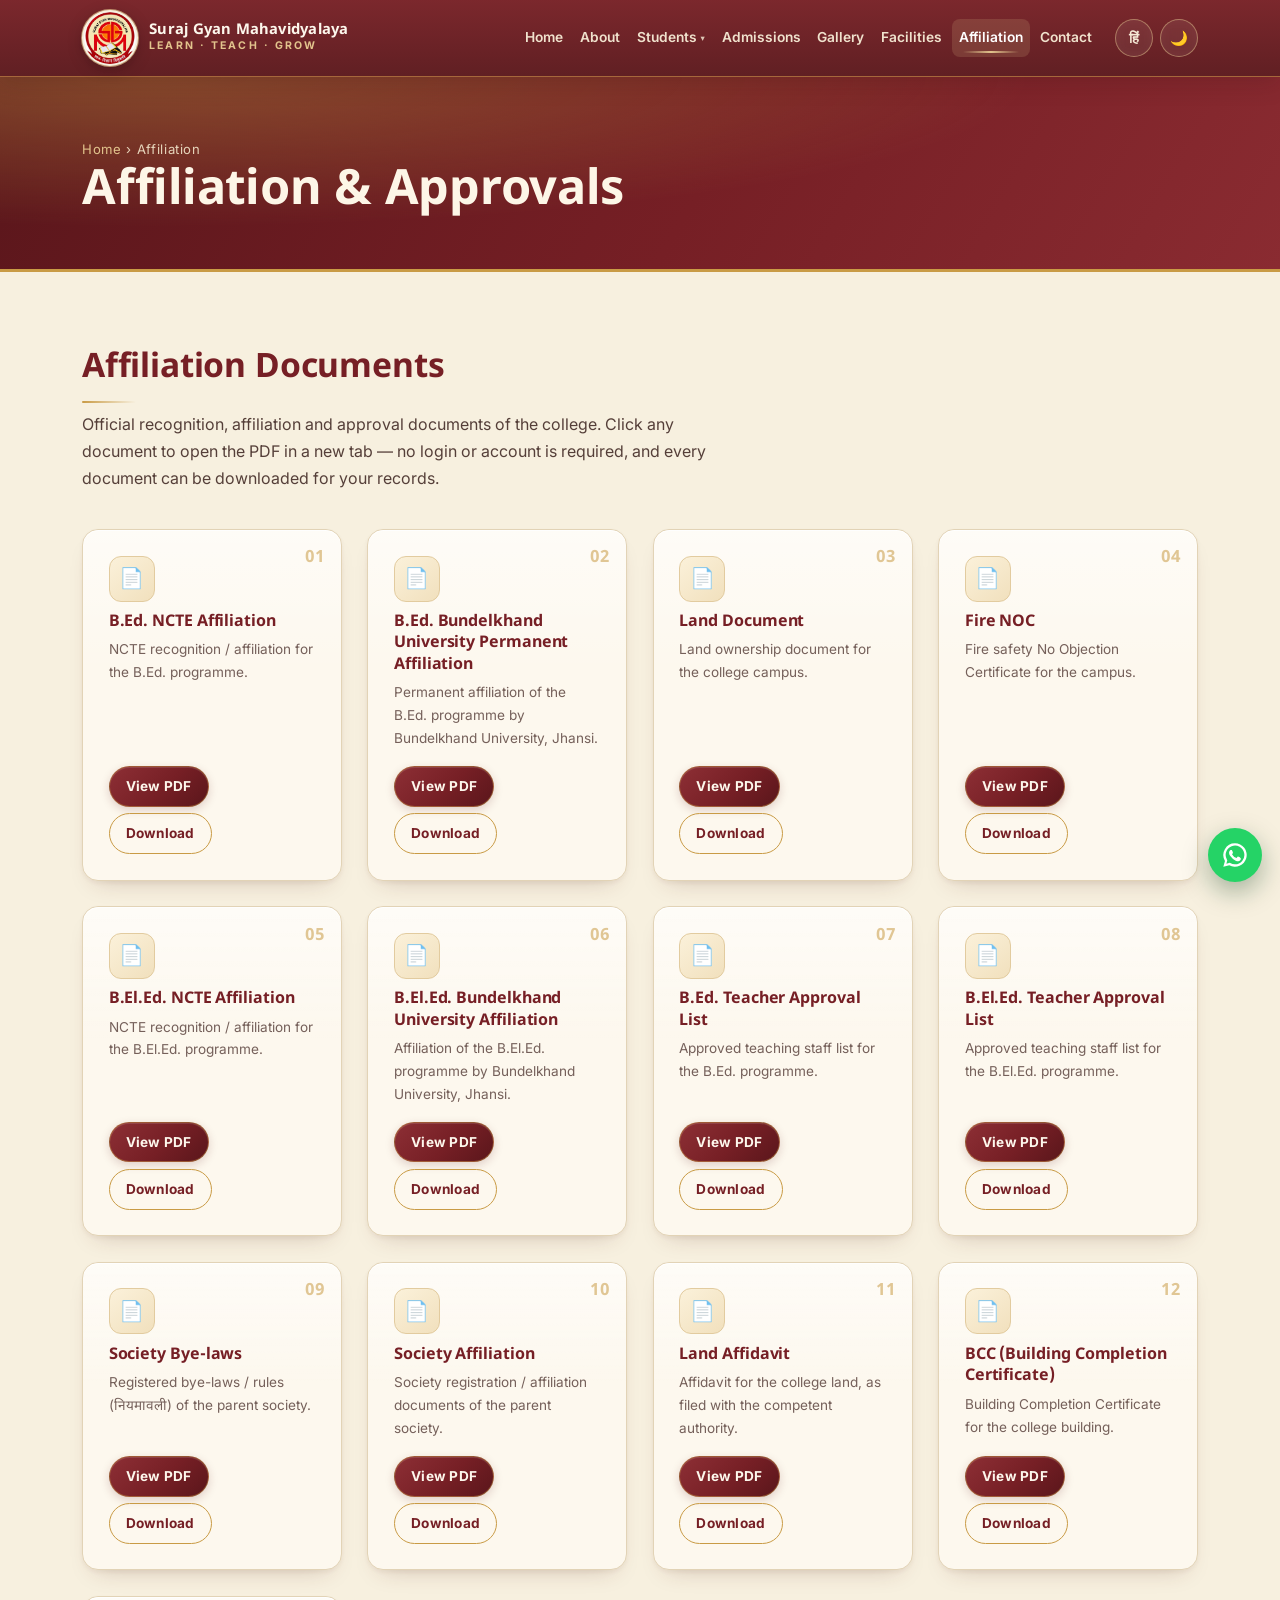
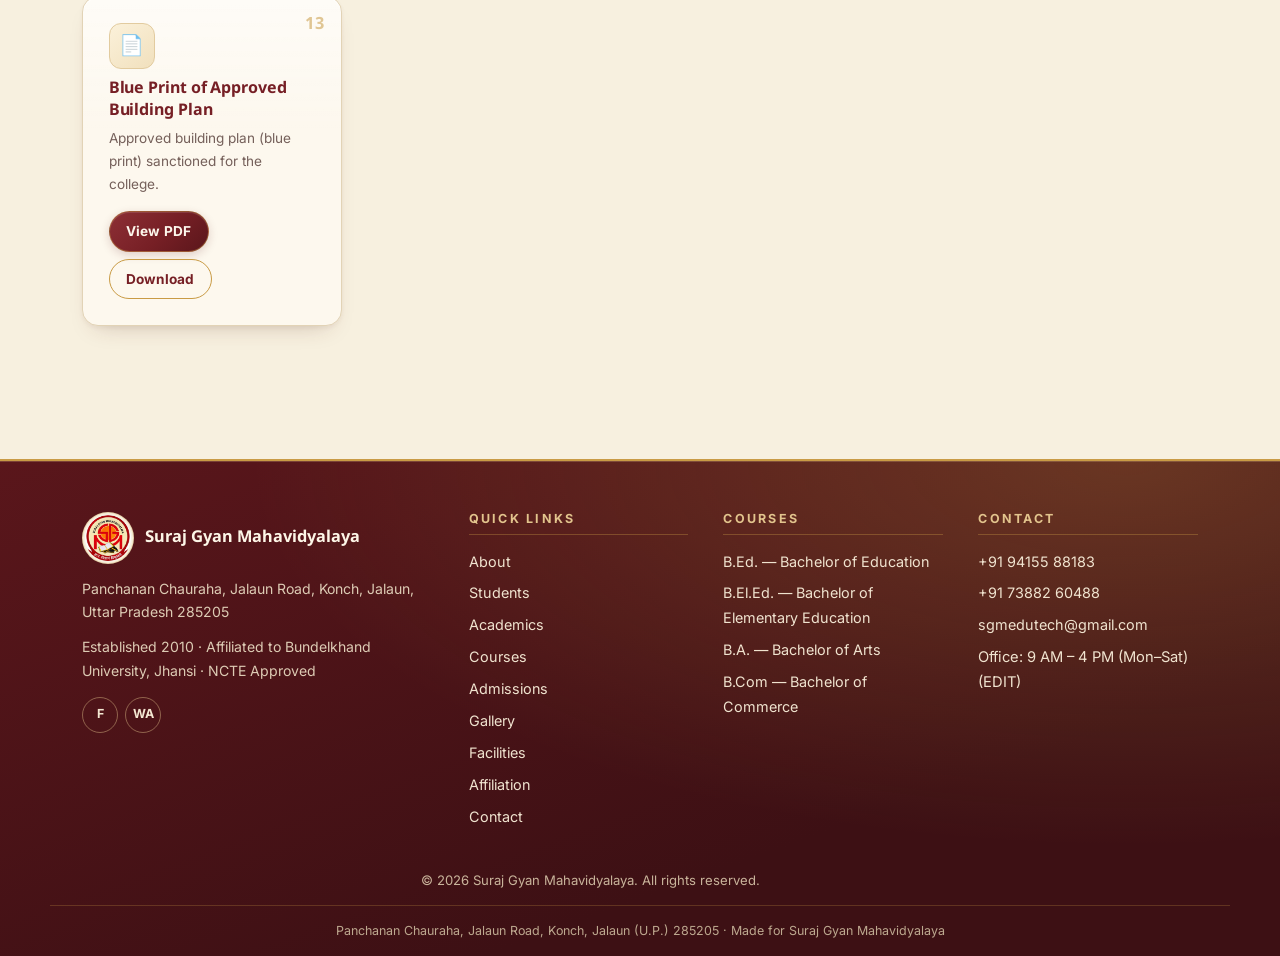
<file: pages/affiliation.html>
<!DOCTYPE html>
<html lang="en">
<head>
  <meta charset="UTF-8">
  <meta name="viewport" content="width=device-width, initial-scale=1">
  <title>Affiliation &amp; Approvals — Documents | Suraj Gyan Mahavidyalaya, Konch (Jalaun)</title>
  <meta name="description" content="Affiliation and approval documents of Suraj Gyan Mahavidyalaya, Konch (Jalaun): B.Ed. and B.El.Ed. NCTE affiliation, Bundelkhand University affiliation, land document, Fire NOC and teacher approval lists.">
  <link rel="icon" href="../assets/favicon.svg" type="image/svg+xml">
  <meta name="theme-color" content="#761F25">
  <link rel="preconnect" href="https://fonts.googleapis.com">
  <link rel="preconnect" href="https://fonts.gstatic.com" crossorigin>
  <link href="https://fonts.googleapis.com/css2?family=Inter:wght@400;500;600;700;800&family=Noto+Sans+Devanagari:wght@400;600;700&display=swap" rel="stylesheet">
  <link rel="stylesheet" href="../css/style.css">
  <script>(function(){try{document.documentElement.setAttribute("data-theme",localStorage.getItem("sgm-theme")||"light");}catch(e){}})();</script>
</head>
<body data-root="../">
  <script src="../js/page-transition.js"></script>
  <a class="skip-link" href="#main">Skip to content</a>
  <div id="site-header"></div>

  <main id="main">
    <section class="page-banner">
      <div class="container">
        <p class="breadcrumb"><a href="../index.html">Home</a> › Affiliation</p>
        <h1 data-hi="संबद्धता एवं अनुमोदन">Affiliation &amp; Approvals</h1>
      </div>
    </section>

    <section class="section">
      <div class="container">
        <div class="section-head">
          <h2 data-hi="संबद्धता दस्तावेज़">Affiliation Documents</h2>
          <p>Official recognition, affiliation and approval documents of the college. Click any
             document to open the PDF in a new tab — no login or account is required, and every
             document can be downloaded for your records.</p>
        </div>

        <!-- Document list + file paths live in affiliation-docs.js -->
        <div class="grid-4" id="affGrid"></div>
      </div>
    </section>
  </main>

  <div id="site-footer"></div>
  <script src="../media-config.js"></script>
  <script src="../js/main.js"></script>
  <script src="../affiliation-docs.js"></script>
  <script src="../js/affiliation.js"></script>
</body>
</html>
</file>
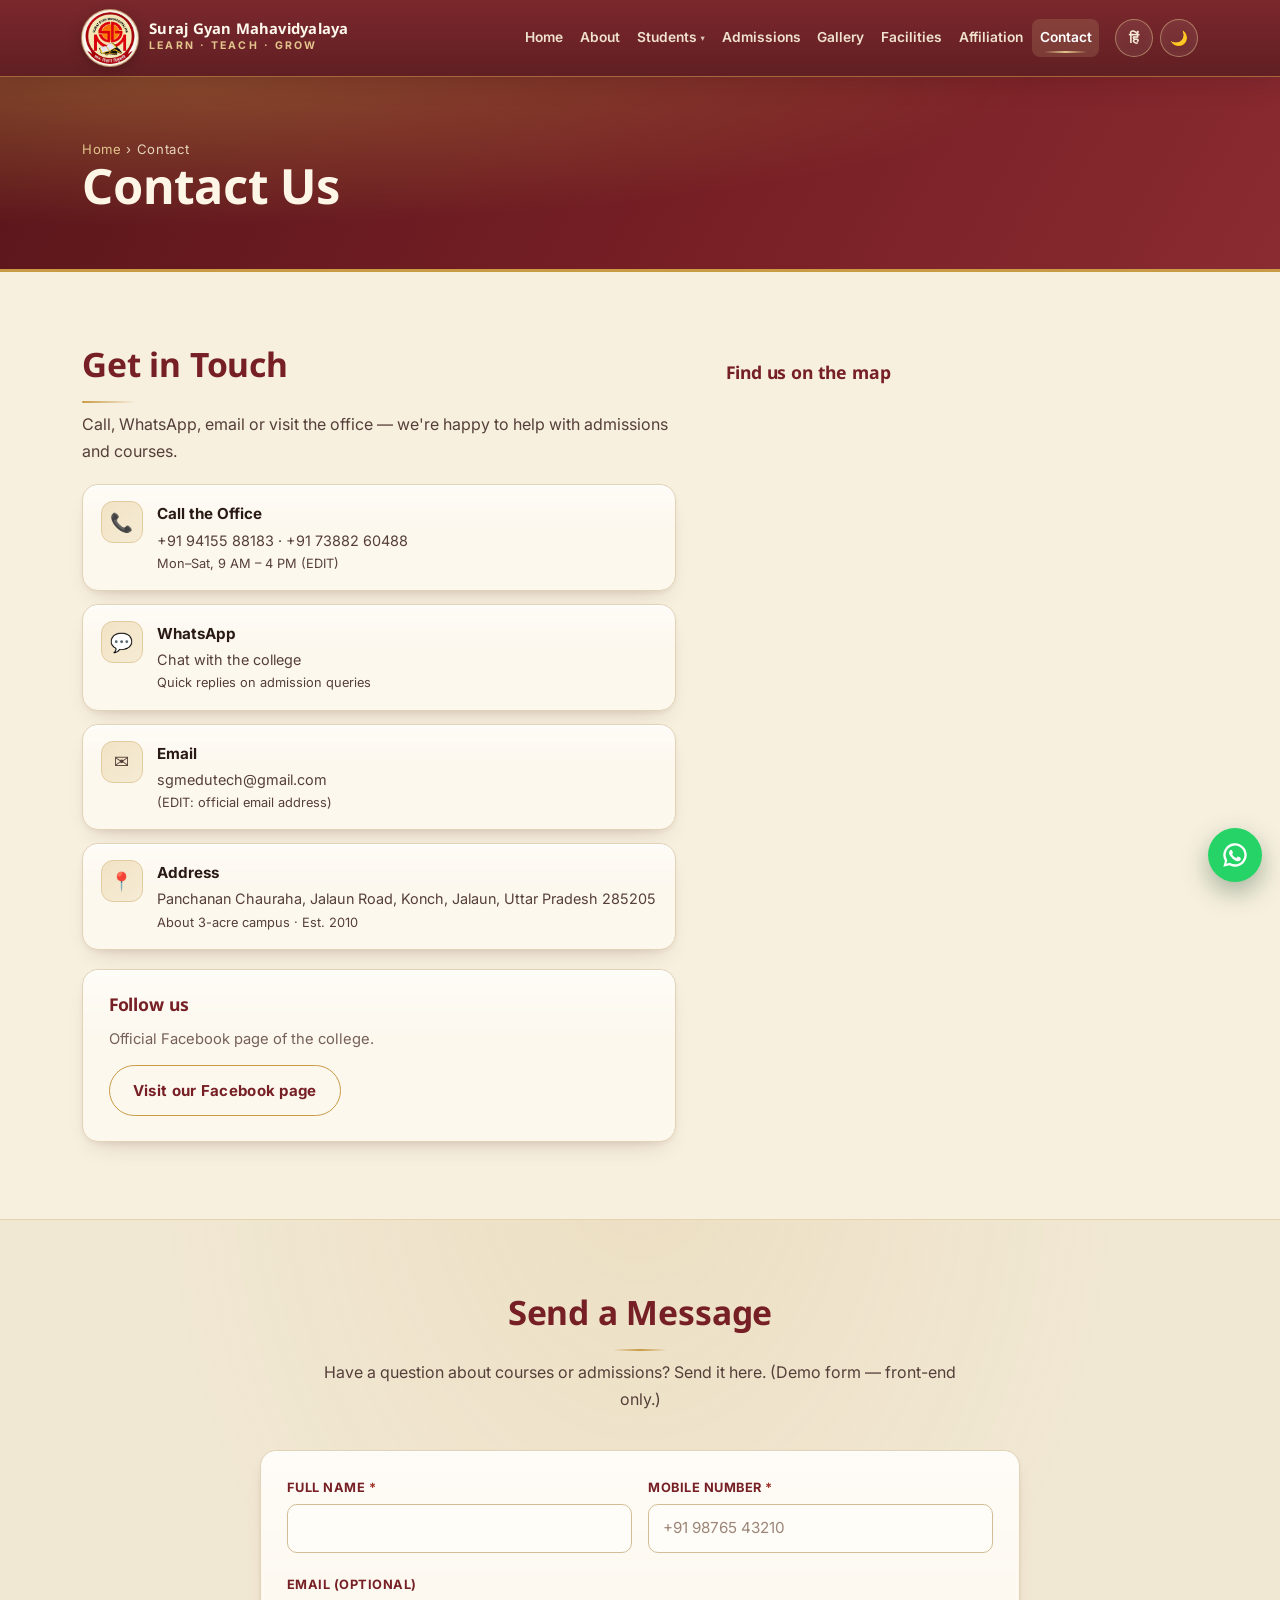
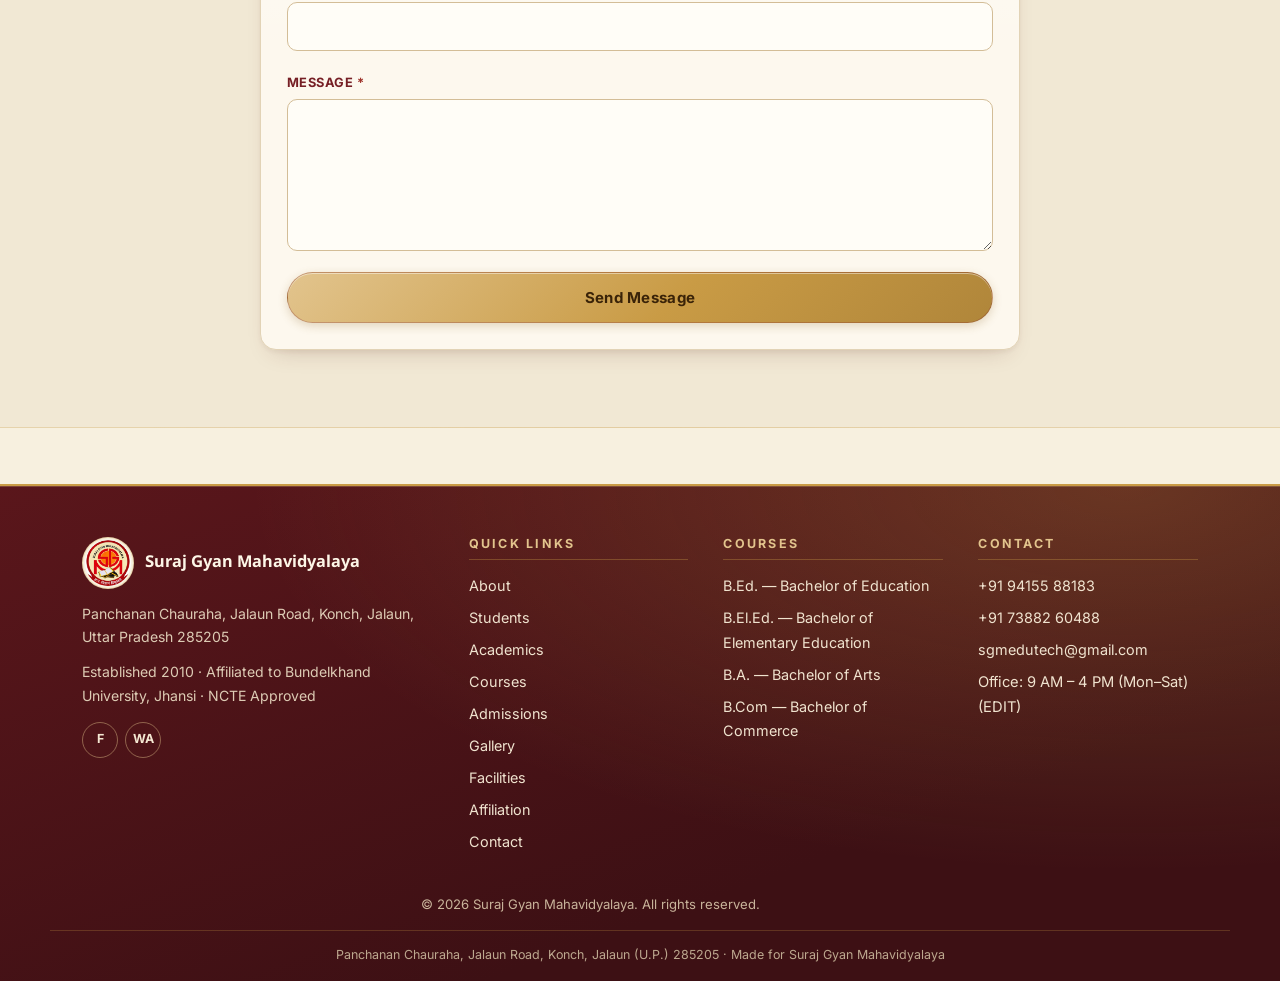
<file: pages/contact.html>
<!DOCTYPE html>
<html lang="en">
<head>
  <meta charset="UTF-8">
  <meta name="viewport" content="width=device-width, initial-scale=1">
  <title>Contact Us — Suraj Gyan Mahavidyalaya, Panchanan Chauraha, Konch (Jalaun) 285205</title>
  <meta name="description" content="Contact Suraj Gyan Mahavidyalaya, Konch (Jalaun): phone +91 94155 88183 / +91 73882 60488, Panchanan Chauraha, Jalaun Road, Konch, U.P. 285205. Map, WhatsApp and enquiry form.">
  <link rel="icon" href="../assets/favicon.svg" type="image/svg+xml">
  <meta name="theme-color" content="#761F25">
  <link rel="preconnect" href="https://fonts.googleapis.com">
  <link rel="preconnect" href="https://fonts.gstatic.com" crossorigin>
  <link href="https://fonts.googleapis.com/css2?family=Inter:wght@400;500;600;700;800&family=Noto+Sans+Devanagari:wght@400;600;700&display=swap" rel="stylesheet">
  <link rel="stylesheet" href="../css/style.css">
  <script>(function(){try{document.documentElement.setAttribute("data-theme",localStorage.getItem("sgm-theme")||"light");}catch(e){}})();</script>
</head>
<body data-root="../">
  <script src="../js/page-transition.js"></script>
  <a class="skip-link" href="#main">Skip to content</a>
  <div id="site-header"></div>

  <main id="main">
    <section class="page-banner">
      <div class="container">
        <p class="breadcrumb"><a href="../index.html">Home</a> › Contact</p>
        <h1 data-hi="संपर्क करें">Contact Us</h1>
      </div>
    </section>

    <section class="section">
      <div class="container contact-grid">
        <div>
          <div class="section-head" style="margin-bottom:1.2rem">
            <h2 data-hi="हमसे जुड़ें">Get in Touch</h2>
            <p>Call, WhatsApp, email or visit the office — we're happy to help with admissions and courses.</p>
          </div>

          <!-- EDIT: official phones / email live here and in js/main.js (COLLEGE object) -->
          <div class="contact-cards">
            <a class="card contact-card" href="tel:+919415588183">
              <span class="icon" aria-hidden="true">&#128222;</span>
              <div>
                <strong>Call the Office</strong>
                <span>+91 94155 88183 · +91 73882 60488</span>
                <span class="muted">Mon–Sat, 9 AM – 4 PM (EDIT)</span>
              </div>
            </a>
            <a class="card contact-card" href="https://wa.me/919415588183" target="_blank" rel="noopener">
              <span class="icon" aria-hidden="true">&#128172;</span>
              <div>
                <strong>WhatsApp</strong>
                <span>Chat with the college</span>
                <span class="muted">Quick replies on admission queries</span>
              </div>
            </a>
            <a class="card contact-card" href="mailto:sgmedutech@gmail.com">
              <span class="icon" aria-hidden="true">&#9993;&#65039;</span>
              <div>
                <strong>Email</strong>
                <span>sgmedutech@gmail.com</span>
                <span class="muted">(EDIT: official email address)</span>
              </div>
            </a>
            <div class="card contact-card">
              <span class="icon" aria-hidden="true">&#128205;</span>
              <div>
                <strong>Address</strong>
                <span>Panchanan Chauraha, Jalaun Road, Konch, Jalaun, Uttar Pradesh 285205</span>
                <span class="muted">About 3-acre campus · Est. 2010</span>
              </div>
            </div>
          </div>

          <div class="card" style="margin-top:1.2rem">
            <h3 style="font-size:1.1rem">Follow us</h3>
            <p class="muted" style="margin-bottom:.8rem">Official Facebook page of the college.</p>
            <a class="btn btn-outline" href="https://www.facebook.com/sgmkonch/" target="_blank" rel="noopener" data-hi="फेसबुक पेज">Visit our Facebook page</a>
          </div>
        </div>

        <!-- =========================== MAP ============================ -->
        <!-- EDIT: if Google gives you an official embed for the college, paste it here -->
        <div class="map-card reveal">
          <h3 style="font-size:1.1rem;margin-bottom:.7rem">Find us on the map</h3>
          <iframe
            title="Suraj Gyan Mahavidyalaya on Google Maps"
            src="https://maps.google.com/maps?q=Suraj%20Gyan%20Mahavidyalaya%20Konch%20Jalaun&amp;z=15&amp;ie=UTF8&amp;iwloc=&amp;output=embed"
            width="100%" height="380" style="border:0;border-radius:12px" loading="lazy"
            referrerpolicy="no-referrer-when-downgrade"></iframe>
        </div>
      </div>
    </section>

    <!-- ========================= CONTACT FORM ========================= -->
    <section class="section alt">
      <div class="container">
        <div class="section-head center">
          <h2 data-hi="संदेश भेजें">Send a Message</h2>
          <p>Have a question about courses or admissions? Send it here. (Demo form — front-end only.)</p>
        </div>
        <div class="card" style="max-width:760px;margin-inline:auto">
          <form class="js-form" id="contactForm" action="#" method="post">
            <div class="form-grid">
              <div class="field">
                <label for="c-name">Full Name <span class="req">*</span></label>
                <input id="c-name" name="name" type="text" autocomplete="name" required>
                <span class="field-error" aria-live="polite"></span>
              </div>
              <div class="field">
                <label for="c-phone">Mobile Number <span class="req">*</span></label>
                <input id="c-phone" name="phone" type="tel" inputmode="tel" placeholder="+91 98765 43210" required>
                <span class="field-error" aria-live="polite"></span>
              </div>
              <div class="field full">
                <label for="c-email">Email (optional)</label>
                <input id="c-email" name="email" type="email" autocomplete="email">
                <span class="field-error" aria-live="polite"></span>
              </div>
              <div class="field full">
                <label for="c-msg">Message <span class="req">*</span></label>
                <textarea id="c-msg" name="message" rows="5" required></textarea>
                <span class="field-error" aria-live="polite"></span>
              </div>
              <div class="field full">
                <button class="btn btn-gold" type="submit">Send Message</button>
                <p class="form-note" hidden></p>
              </div>
            </div>
          </form>
        </div>
      </div>
    </section>
  </main>

  <div id="site-footer"></div>
  <script src="../media-config.js"></script>
  <script src="../js/main.js"></script>
</body>
</html>
</file>
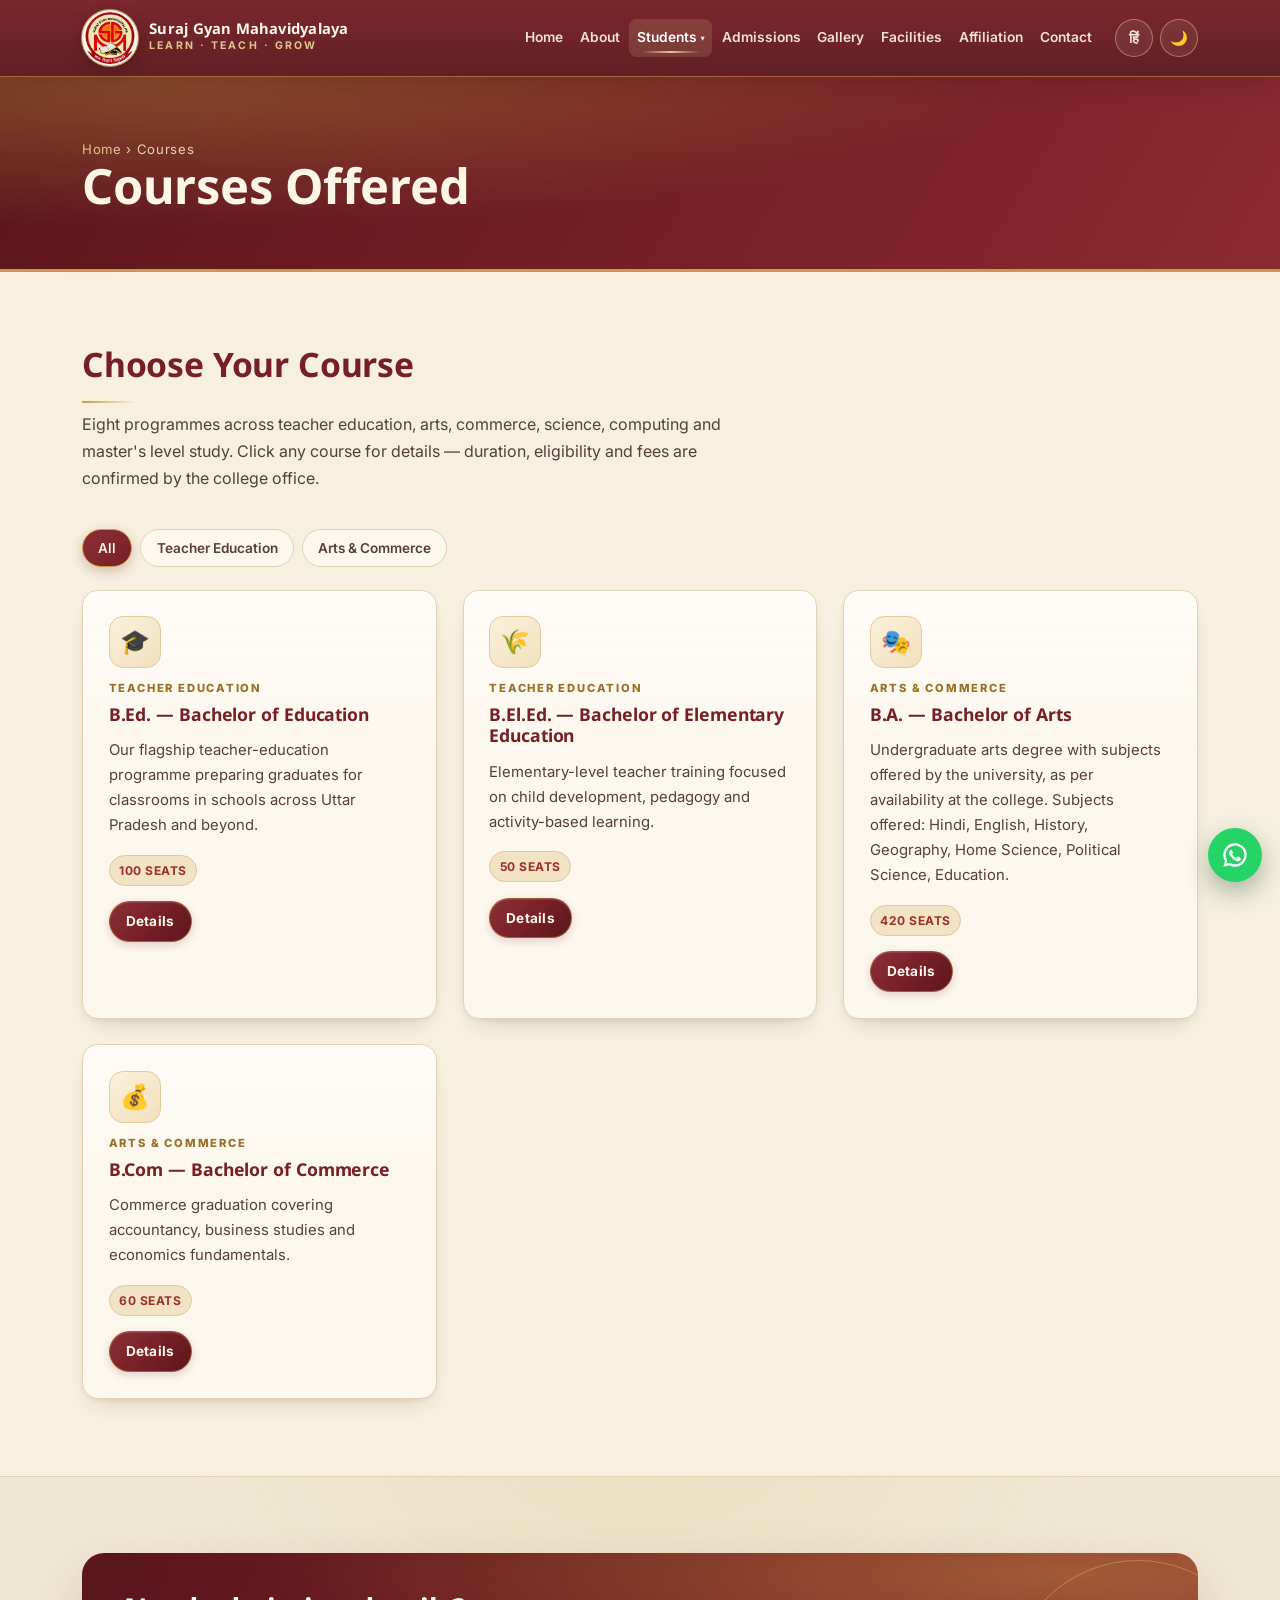
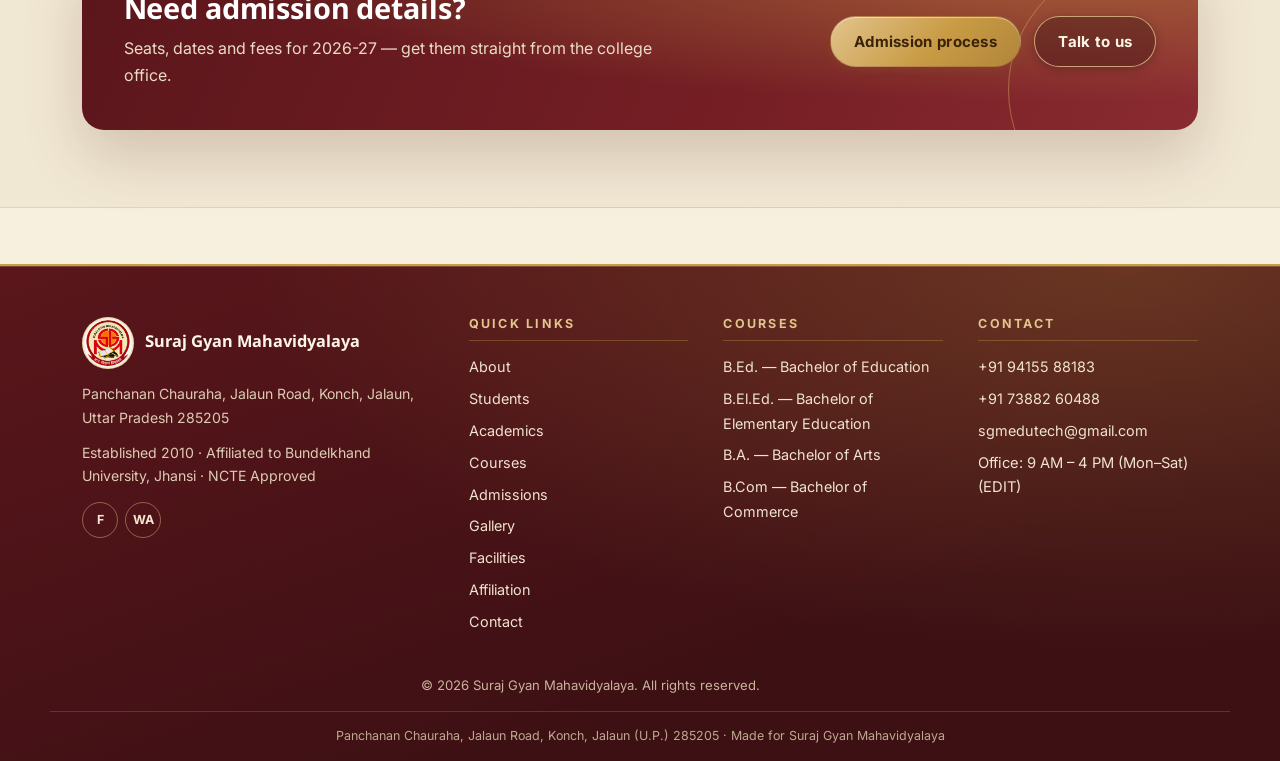
<file: pages/courses.html>
<!DOCTYPE html>
<html lang="en">
<head>
  <meta charset="UTF-8">
  <meta name="viewport" content="width=device-width, initial-scale=1">
  <title>Courses Offered — B.Ed, B.El.Ed, B.A, B.Com | Suraj Gyan Mahavidyalaya</title>
  <meta name="description" content="Courses at Suraj Gyan Mahavidyalaya, Konch (Jalaun): B.Ed (100 seats), B.El.Ed (50 seats), B.A. (420 seats), B.Com (60 seats), affiliated to Bundelkhand University Jhansi.">
  <link rel="icon" href="../assets/favicon.svg" type="image/svg+xml">
  <meta name="theme-color" content="#761F25">
  <link rel="preconnect" href="https://fonts.googleapis.com">
  <link rel="preconnect" href="https://fonts.gstatic.com" crossorigin>
  <link href="https://fonts.googleapis.com/css2?family=Inter:wght@400;500;600;700;800&family=Noto+Sans+Devanagari:wght@400;600;700&display=swap" rel="stylesheet">
  <link rel="stylesheet" href="../css/style.css">
  <script>(function(){try{document.documentElement.setAttribute("data-theme",localStorage.getItem("sgm-theme")||"light");}catch(e){}})();</script>
</head>
<body data-root="../">
  <script src="../js/page-transition.js"></script>
  <a class="skip-link" href="#main">Skip to content</a>
  <div id="site-header"></div>

  <main id="main">
    <section class="page-banner">
      <div class="container">
        <p class="breadcrumb"><a href="../index.html">Home</a> › Courses</p>
        <h1 data-hi="प्रस्तावित पाठ्यक्रम">Courses Offered</h1>
      </div>
    </section>

    <section class="section">
      <div class="container">
        <div class="section-head">
          <h2 data-hi="अपना पाठ्यक्रम चुनें">Choose Your Course</h2>
          <p>Eight programmes across teacher education, arts, commerce, science, computing and
             master's level study. Click any course for details — duration, eligibility and fees are confirmed by the
             college office.</p>
        </div>

        <div class="chips" id="courseFilters" role="group" aria-label="Filter courses by group"></div>
        <div class="grid-3" id="courseGrid"></div>
      </div>
    </section>

    <!-- ======================= COURSE DETAIL SOURCES ===================
         EDIT: these hidden blocks are the "details" shown in the popup.
         Keep fees / duration / eligibility as "contact the college"
         unless the college gives you official values to publish.
    ================================================================== -->
    <div hidden>
      <div class="course-src" id="src-bed">
        <ul class="checklist">
          <li><strong>Intake:</strong> 100 seats</li>
          <li><strong>Duration:</strong> As prescribed by the university — contact the college office</li>
          <li><strong>Eligibility:</strong> As per Bundelkhand University norms — contact the college office; admission may involve merit / entrance test as applicable</li>
          <li><strong>Fee:</strong> Contact the college for the current session fee structure</li>
          <li><strong>Affiliation:</strong> Bundelkhand University, Jhansi · <strong>Approval:</strong> NCTE</li>
        </ul>
        <p class="muted">The B.Ed. programme prepares graduates for a career in teaching with coursework in
           child development, pedagogy, subject methodology and practice teaching.</p>
      </div>

      <div class="course-src" id="src-bled">
        <ul class="checklist">
          <li><strong>Intake:</strong> 50 seats</li>
          <li><strong>Duration:</strong> As prescribed by the university — contact the college office</li>
          <li><strong>Eligibility:</strong> As per university norms — contact the college office</li>
          <li><strong>Fee:</strong> Contact the college for the current session fee structure</li>
          <li><strong>Affiliation:</strong> Bundelkhand University, Jhansi</li>
        </ul>
        <p class="muted">Elementary-level teacher training focused on child development, activity-based
           learning and classroom practice for primary and elementary stages.</p>
      </div>

      <div class="course-src" id="src-ba">
        <ul class="checklist">
          <li><strong>Intake:</strong> As per university norms — contact the college office</li>
          <li><strong>Duration:</strong> Contact the college office</li>
          <li><strong>Eligibility:</strong> 10+2 merit-based admission as per university rules — contact the office</li>
          <li><strong>Fee:</strong> Contact the college for the current session fee structure</li>
          <li><strong>Subjects:</strong> Combinations offered by the university, as available at the college</li>
        </ul>
      </div>

      <div class="course-src" id="src-bcom">
        <ul class="checklist">
          <li><strong>Intake:</strong> As per university norms — contact the college office</li>
          <li><strong>Duration:</strong> Contact the college office</li>
          <li><strong>Eligibility:</strong> 10+2 merit-based admission as per university rules — contact the office</li>
          <li><strong>Fee:</strong> Contact the college for the current session fee structure</li>
          <li><strong>Covers:</strong> Accountancy, business studies and economics fundamentals</li>
        </ul>
      </div>

      <div class="course-src" id="src-bsc">
        <ul class="checklist">
          <li><strong>Intake:</strong> As per university norms — contact the college office</li>
          <li><strong>Duration:</strong> Contact the college office</li>
          <li><strong>Eligibility:</strong> 10+2 merit-based admission as per university rules — contact the office</li>
          <li><strong>Fee:</strong> Contact the college for the current session fee structure</li>
          <li><strong>Subjects:</strong> Science combinations offered by the university, as available at the college</li>
        </ul>
      </div>

      <div class="course-src" id="src-bca">
        <ul class="checklist">
          <li><strong>Intake:</strong> As per university norms — contact the college office</li>
          <li><strong>Duration:</strong> Contact the college office</li>
          <li><strong>Eligibility:</strong> As per university rules — contact the college office</li>
          <li><strong>Fee:</strong> Contact the college for the current session fee structure</li>
          <li><strong>Covers:</strong> Programming, databases, web technologies and software projects</li>
        </ul>
      </div>

      <div class="course-src" id="src-ma">
        <ul class="checklist">
          <li><strong>Intake:</strong> As per university norms — contact the college office</li>
          <li><strong>Duration:</strong> Contact the college office</li>
          <li><strong>Eligibility:</strong> Graduation as per university rules — contact the college office</li>
          <li><strong>Fee:</strong> Contact the college for the current session fee structure</li>
          <li><strong>Subjects offered:</strong> Hindi, English, Geography, Political Science</li>
        </ul>
      </div>

    </div>

    <!-- ========================= COURSE MODAL ========================= -->
    <dialog id="courseModal" aria-labelledby="modalTitle">
      <div class="modal-head">
        <h2 id="modalTitle">Course details</h2>
        <button class="modal-close" type="button" data-close aria-label="Close details">&#10005;</button>
      </div>
      <div class="modal-body" id="modalBody"></div>
    </dialog>

    <section class="section alt">
      <div class="container">
        <div class="cta-band reveal">
          <div>
            <h2 data-hi="प्रवेश संबंधी जानकारी">Need admission details?</h2>
            <p>Seats, dates and fees for 2026-27 — get them straight from the college office.</p>
          </div>
          <div class="hero-actions">
            <a class="btn btn-gold" href="admissions.html" data-hi="प्रवेश पृष्ठ">Admission process</a>
            <a class="btn btn-outline-light" href="contact.html" data-hi="संपर्क करें">Talk to us</a>
          </div>
        </div>
      </div>
    </section>
  </main>

  <div id="site-footer"></div>
  <script src="../media-config.js"></script>
  <script src="../js/main.js"></script>
  <script src="../affiliation-docs.js"></script>
  <script src="../js/affiliation.js"></script>
</body>
</html>
</file>
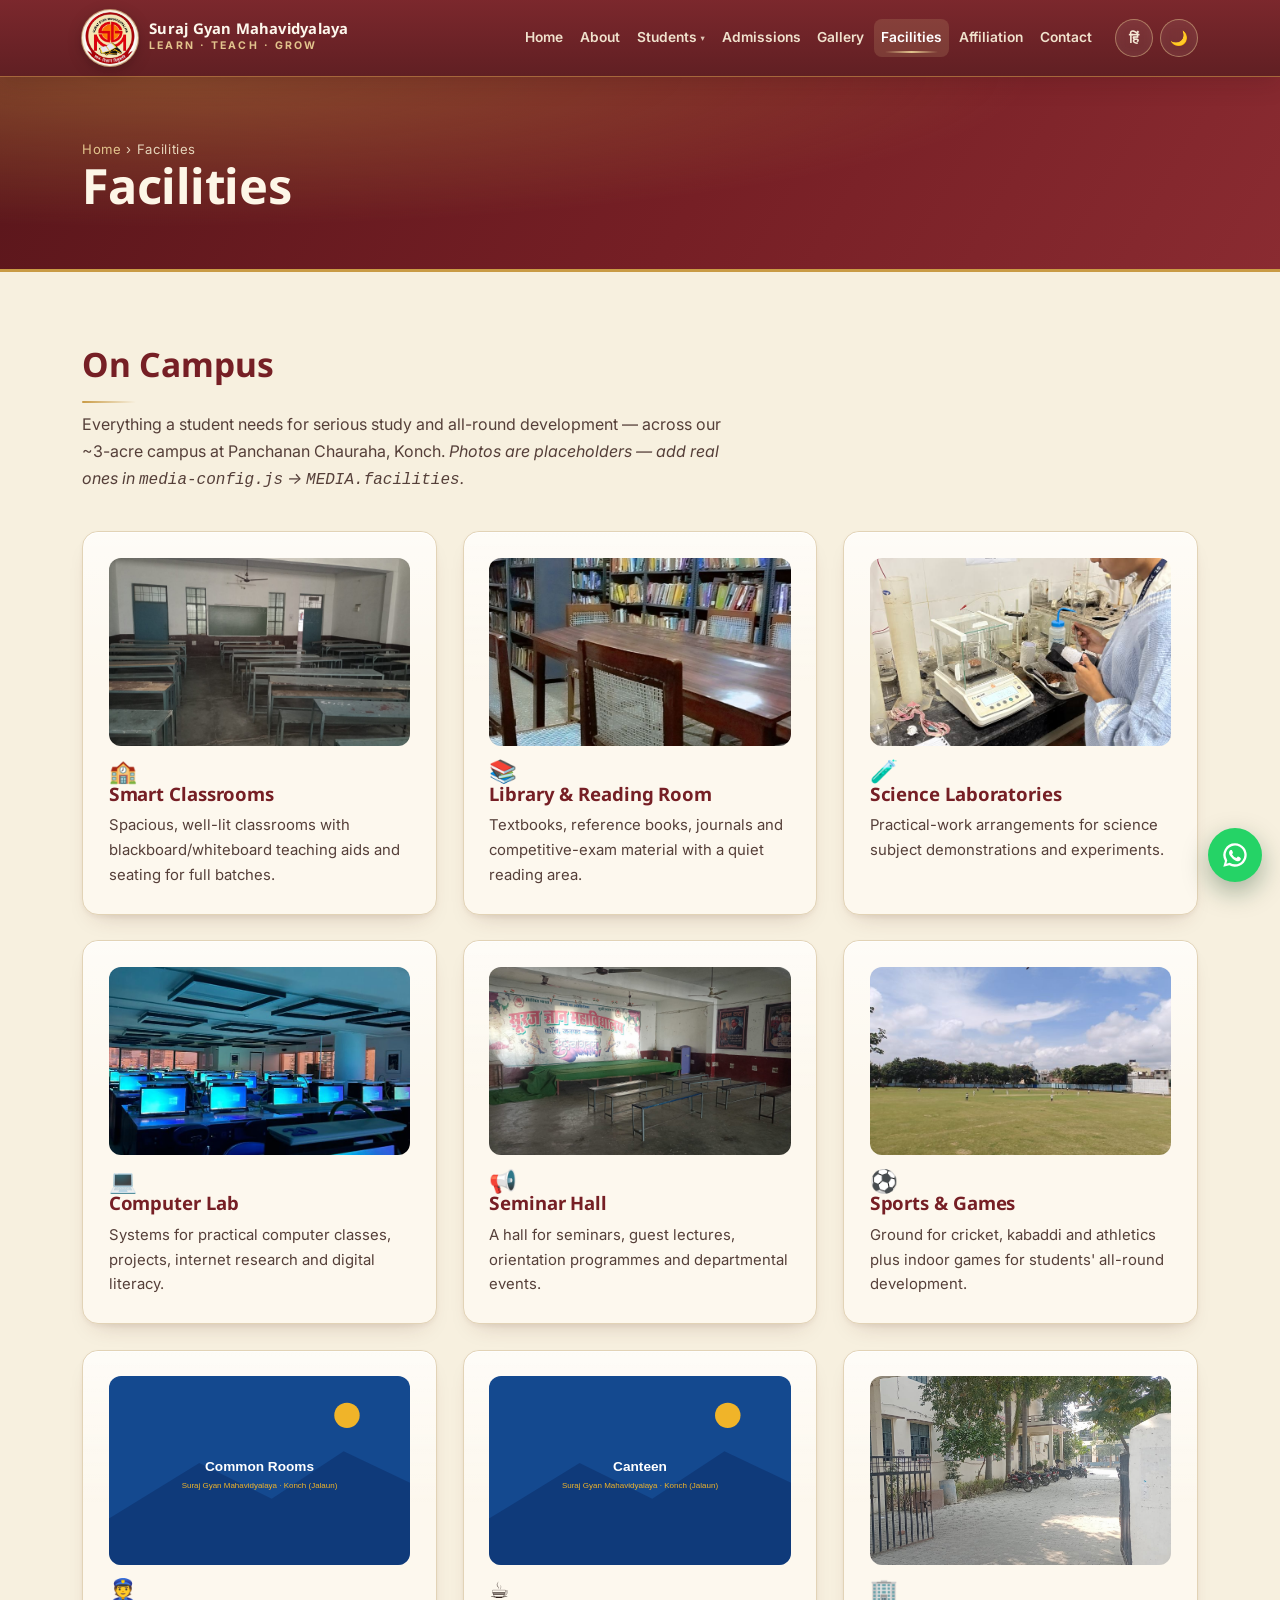
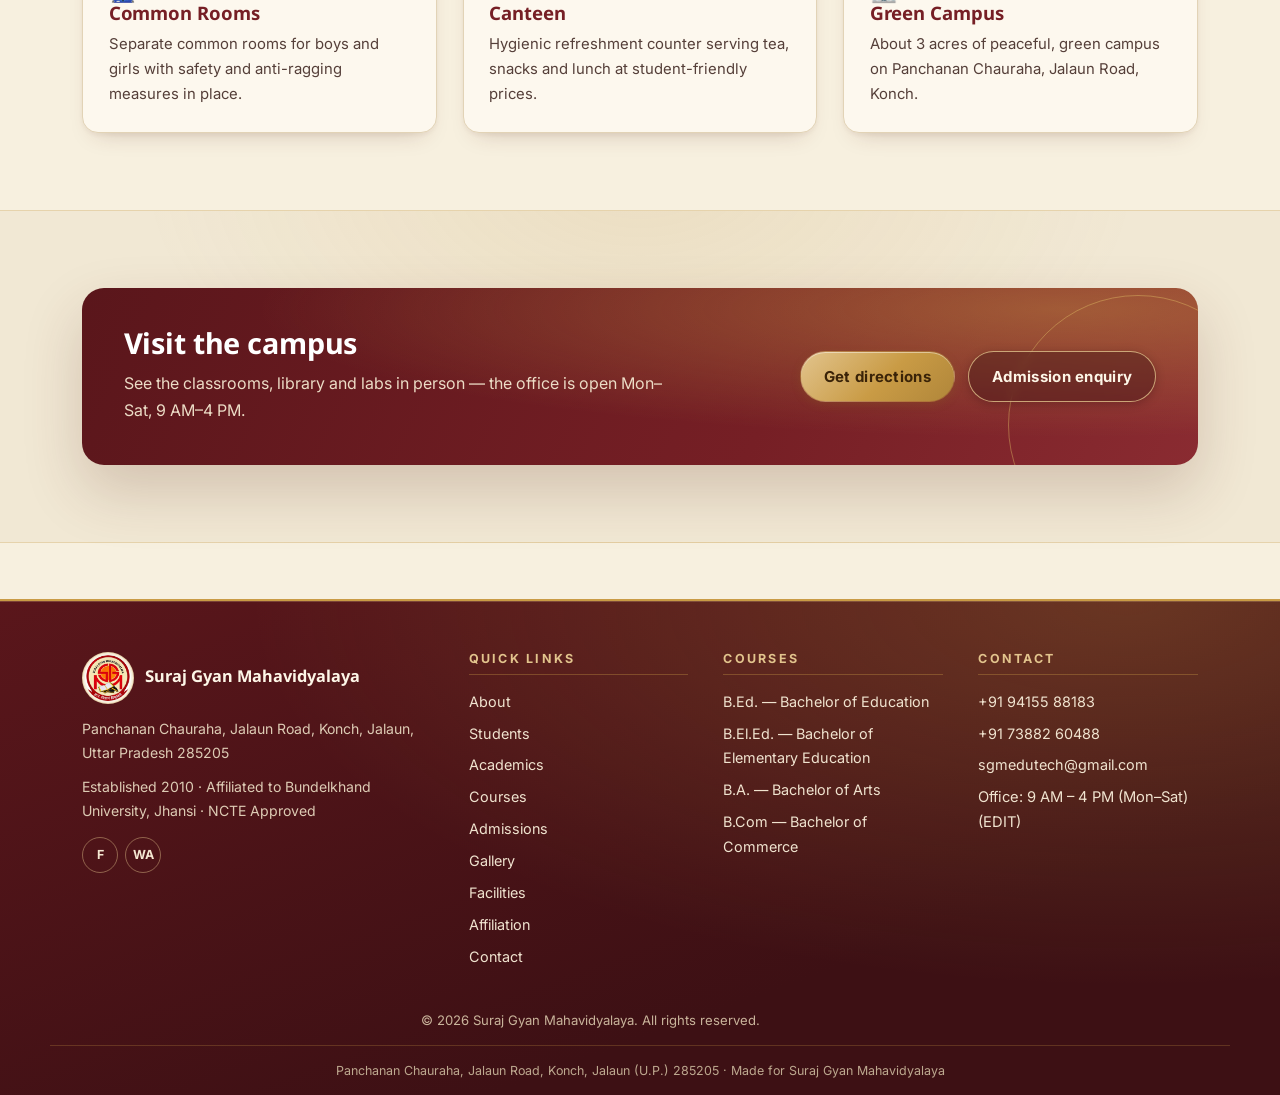
<file: pages/facilities.html>
<!DOCTYPE html>
<html lang="en">
<head>
  <meta charset="UTF-8">
  <meta name="viewport" content="width=device-width, initial-scale=1">
  <title>Facilities — Library, Labs, Classrooms, Sports | Suraj Gyan Mahavidyalaya, Konch</title>
  <meta name="description" content="Facilities at Suraj Gyan Mahavidyalaya, Konch (Jalaun): library, science and computer labs, smart classrooms, seminar hall, sports, canteen and a 3-acre green campus.">
  <link rel="icon" href="../assets/favicon.svg" type="image/svg+xml">
  <meta name="theme-color" content="#761F25">
  <link rel="preconnect" href="https://fonts.googleapis.com">
  <link rel="preconnect" href="https://fonts.gstatic.com" crossorigin>
  <link href="https://fonts.googleapis.com/css2?family=Inter:wght@400;500;600;700;800&family=Noto+Sans+Devanagari:wght@400;600;700&display=swap" rel="stylesheet">
  <link rel="stylesheet" href="../css/style.css">
  <script>(function(){try{document.documentElement.setAttribute("data-theme",localStorage.getItem("sgm-theme")||"light");}catch(e){}})();</script>
</head>
<body data-root="../">
  <script src="../js/page-transition.js"></script>
  <a class="skip-link" href="#main">Skip to content</a>
  <div id="site-header"></div>

  <main id="main">
    <section class="page-banner">
      <div class="container">
        <p class="breadcrumb"><a href="../index.html">Home</a> › Facilities</p>
        <h1 data-hi="सुविधाएँ">Facilities</h1>
      </div>
    </section>

    <section class="section">
      <div class="container">
        <div class="section-head">
          <h2 data-hi="कैंपस की सुविधाएँ">On Campus</h2>
          <p>Everything a student needs for serious study and all-round development —
             across our ~3-acre campus at Panchanan Chauraha, Konch.
             <em>Photos are placeholders — add real ones in <code>media-config.js</code> → <code>MEDIA.facilities</code>.</em></p>
        </div>
        <!-- EDIT: descriptions live in js/main.js (search "EDIT: FACILITIES") -->
        <div class="grid-3" id="facilitiesGrid"></div>
      </div>
    </section>

    <section class="section alt">
      <div class="container">
        <div class="cta-band reveal">
          <div>
            <h2 data-hi="परिसर देखने आएँ">Visit the campus</h2>
            <p>See the classrooms, library and labs in person — the office is open Mon–Sat, 9 AM–4 PM.</p>
          </div>
          <div class="hero-actions">
            <a class="btn btn-gold" href="contact.html" data-hi="संपर्क करें">Get directions</a>
            <a class="btn btn-outline-light" href="admissions.html" data-hi="प्रवेश जानकारी">Admission enquiry</a>
          </div>
        </div>
      </div>
    </section>
  </main>

  <div id="site-footer"></div>
  <script src="../media-config.js"></script>
  <script src="../js/main.js"></script>
</body>
</html>
</file>
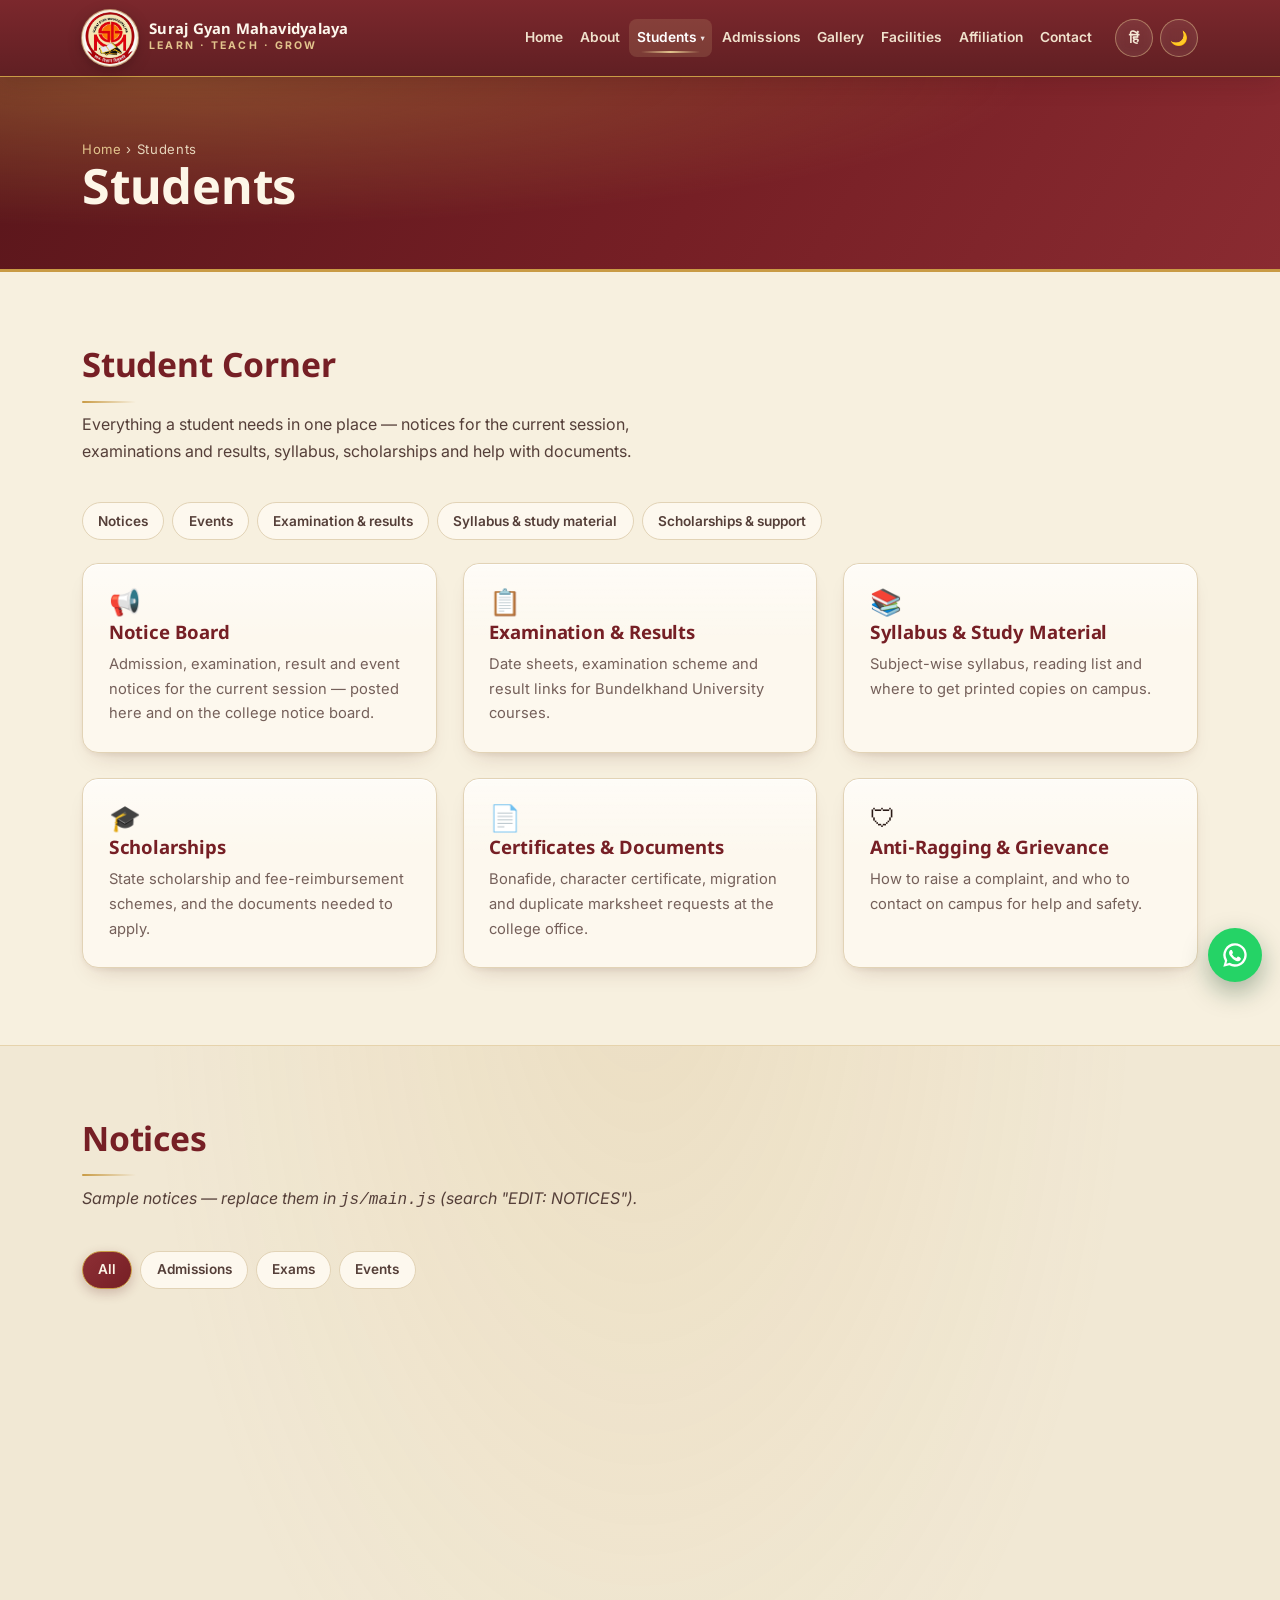
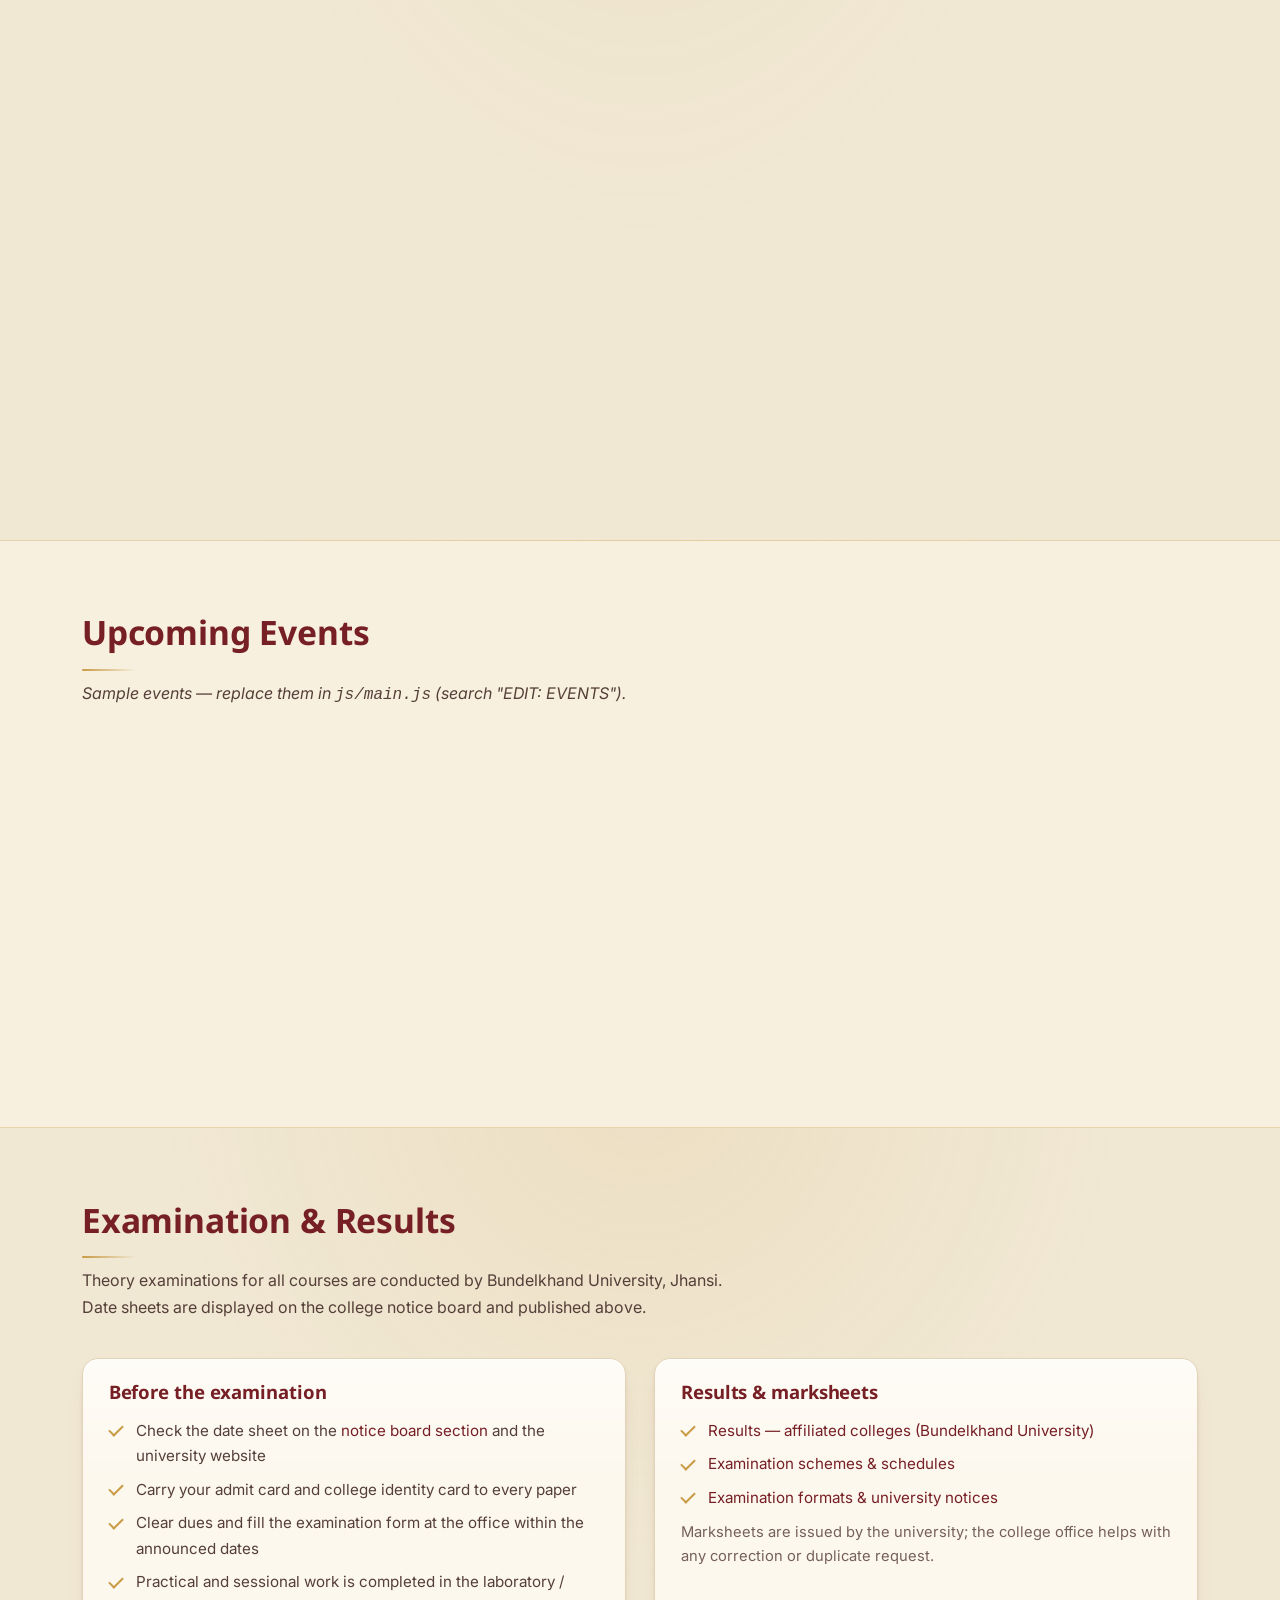
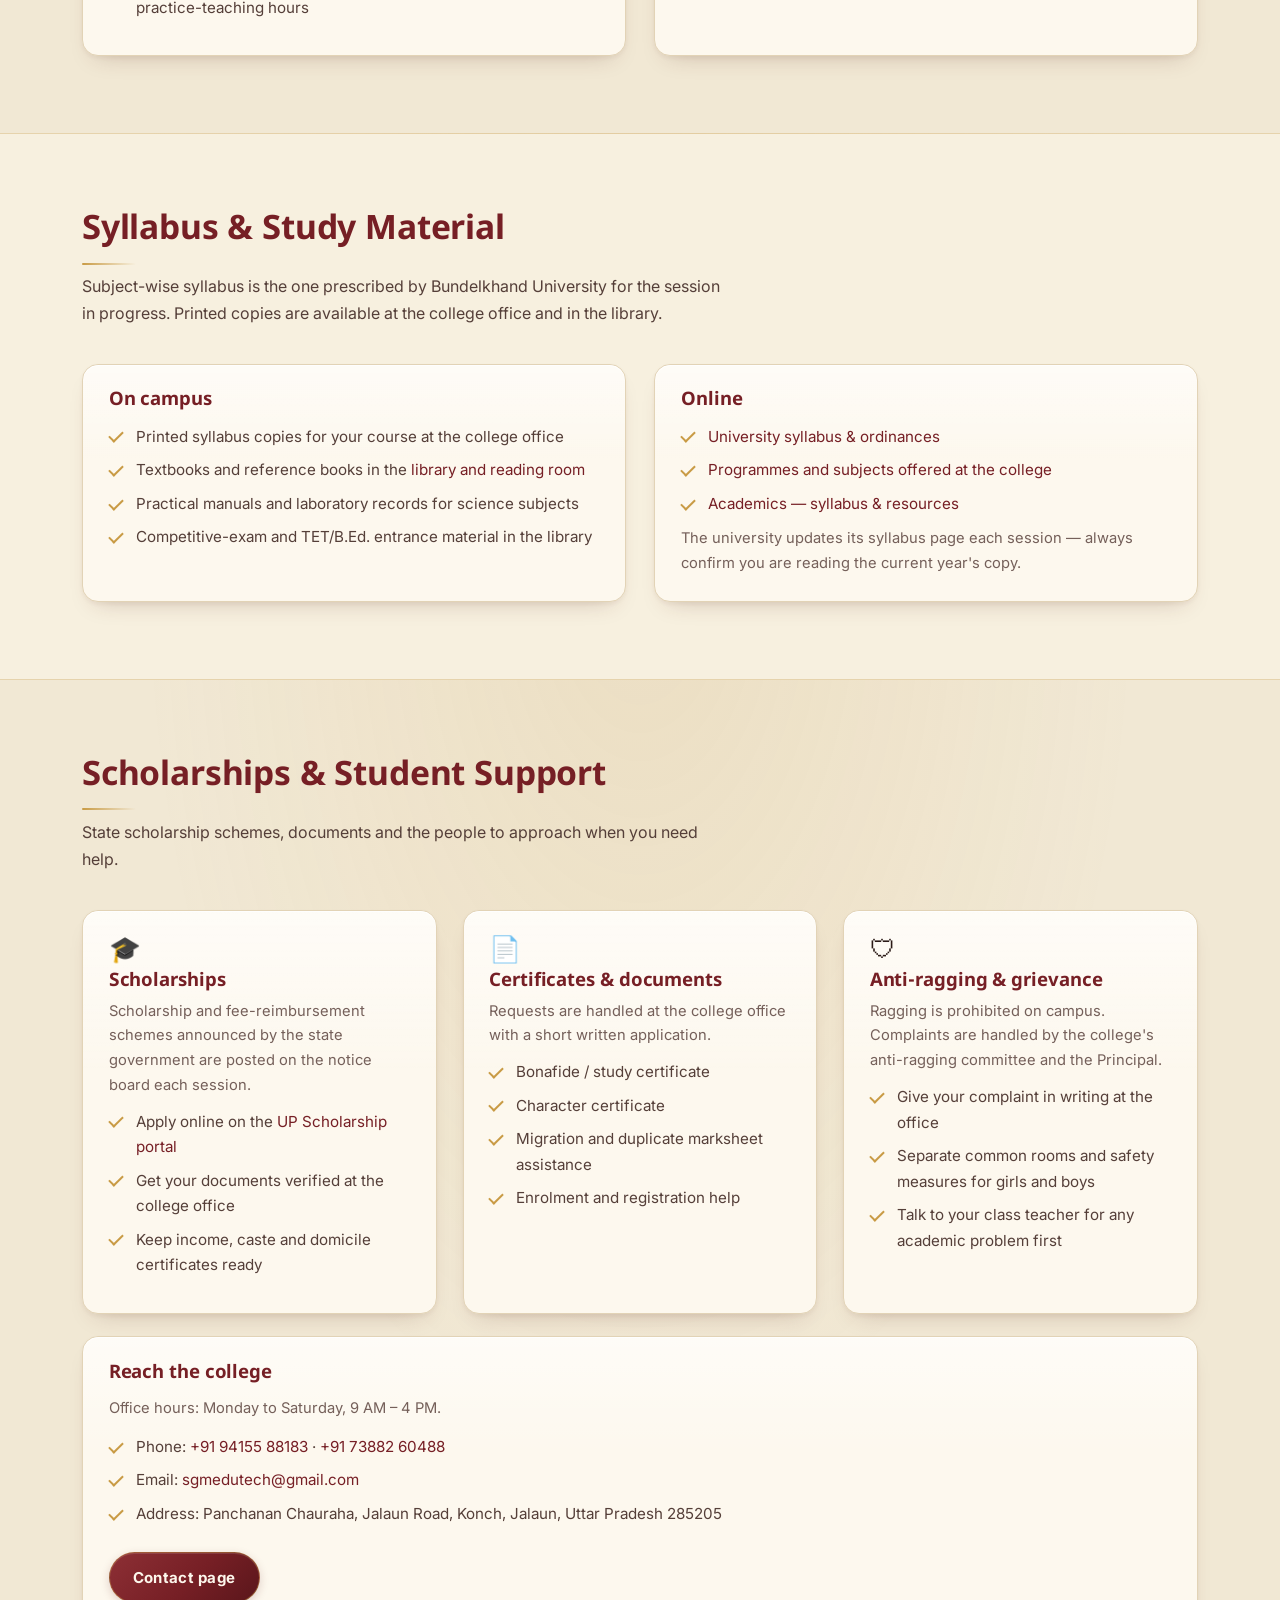
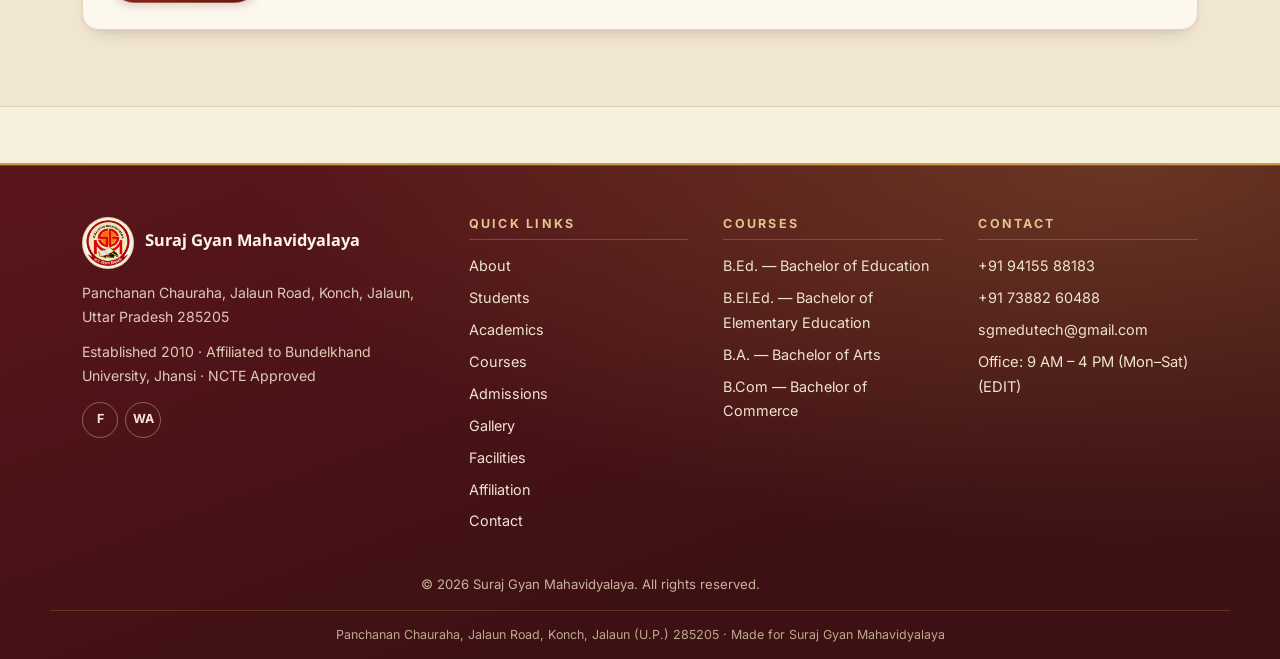
<file: pages/notices.html>
<!DOCTYPE html>
<html lang="en">
<head>
  <meta charset="UTF-8">
  <meta name="viewport" content="width=device-width, initial-scale=1">
  <title>Notices have moved — Students | Suraj Gyan Mahavidyalaya, Konch</title>
  <meta name="description" content="Notices and events now live in the Students section of Suraj Gyan Mahavidyalaya, Konch (Jalaun).">
  <link rel="canonical" href="students.html#notices">
  <meta http-equiv="refresh" content="0; url=students.html#notices">
  <link rel="icon" href="../assets/favicon.svg" type="image/svg+xml">
  <meta name="robots" content="noindex">
  <style>
    body { font-family: system-ui, "Segoe UI", Arial, sans-serif; background: #f5f7fb; color: #16243d;
           margin: 0; min-height: 100vh; display: grid; place-items: center; padding: 2rem; }
    .box { background: #fff; border: 1px solid #e2e8f4; border-radius: 16px; padding: 2rem 2.2rem;
           max-width: 34rem; box-shadow: 0 18px 40px rgba(11, 47, 107, .12); text-align: center; }
    h1 { font-size: 1.35rem; margin: 0 0 .6rem; color: #0b2f6b; }
    p { margin: 0 0 1.2rem; color: #4b5a72; line-height: 1.55; }
    a { display: inline-block; background: #0b2f6b; color: #fff; text-decoration: none;
        font-weight: 700; padding: .7rem 1.4rem; border-radius: 999px; }
  </style>
</head>
<body>
  <div class="box">
    <h1>Notices have moved</h1>
    <p>Notices and upcoming events are now part of the <strong>Students</strong> section.
       If you are not redirected automatically, use the button below.</p>
    <a href="students.html#notices">Go to Student Notices</a>
  </div>
</body>
</html>
</file>
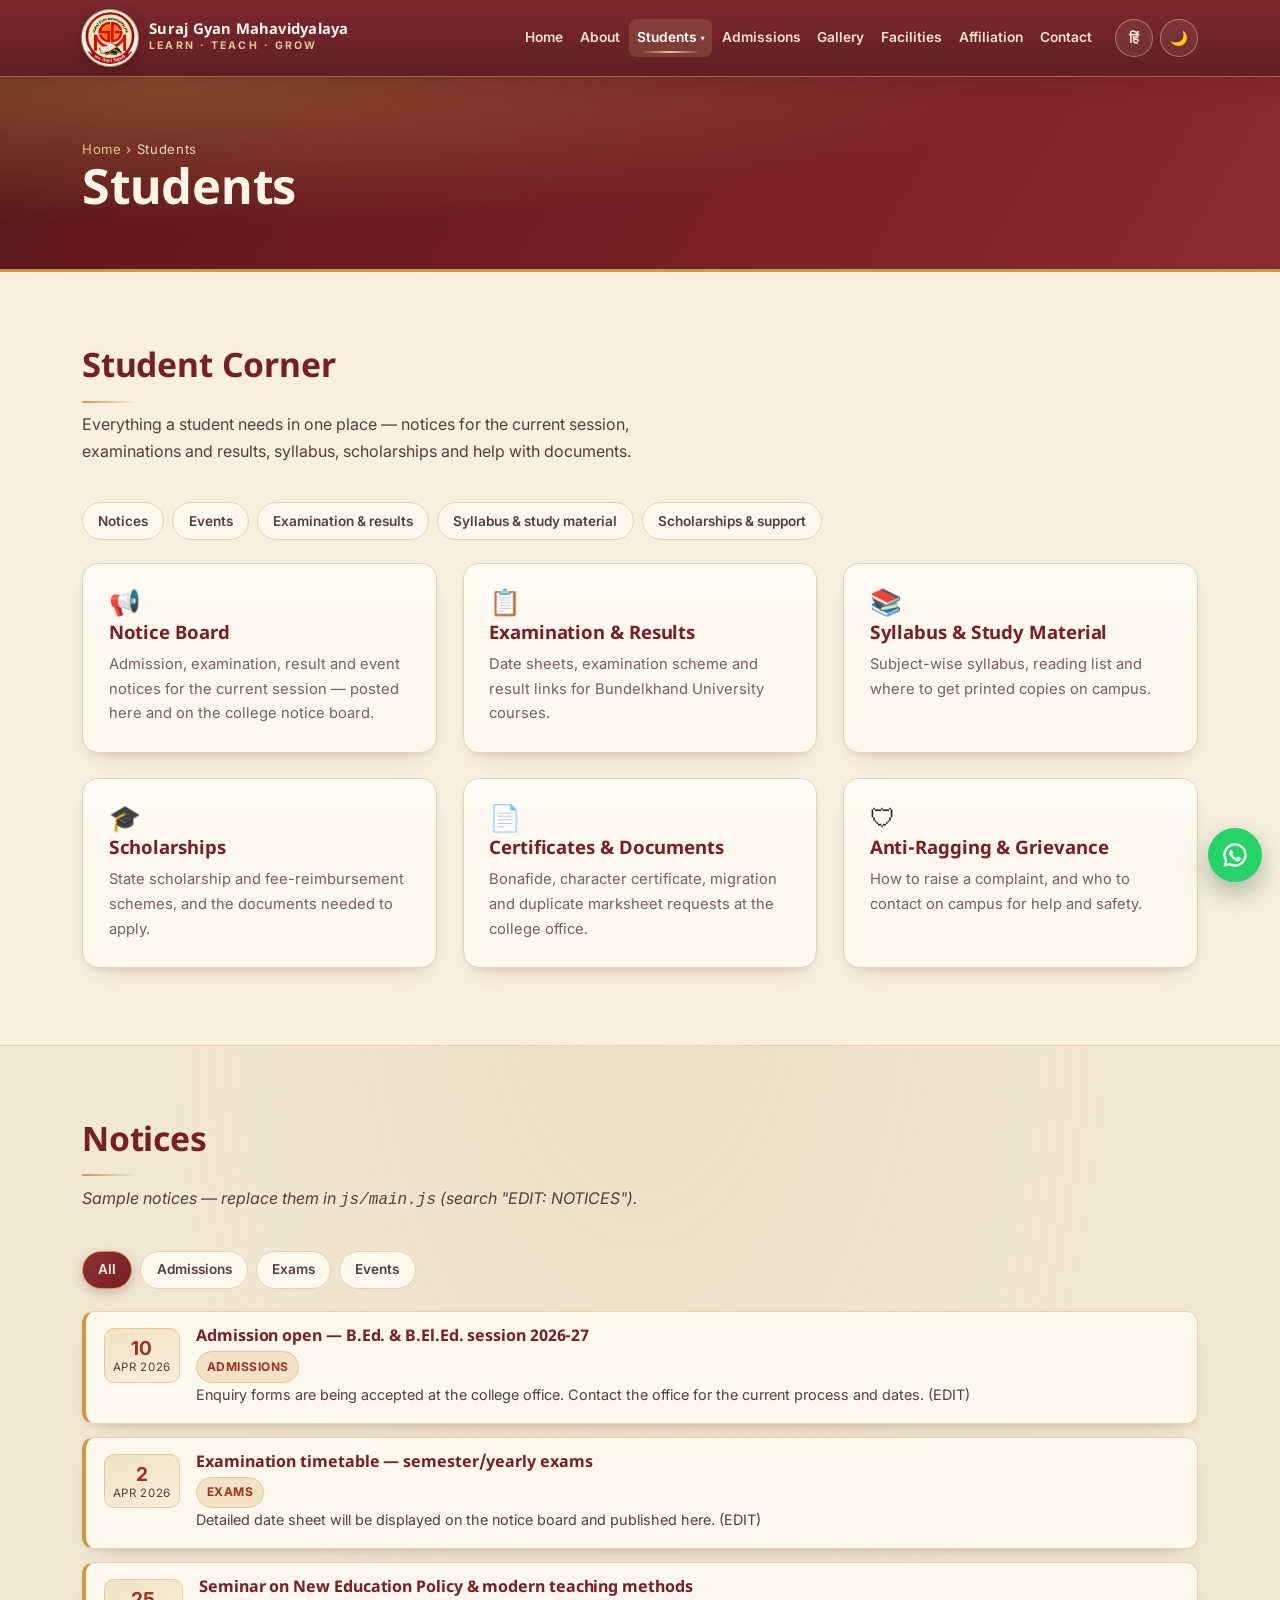
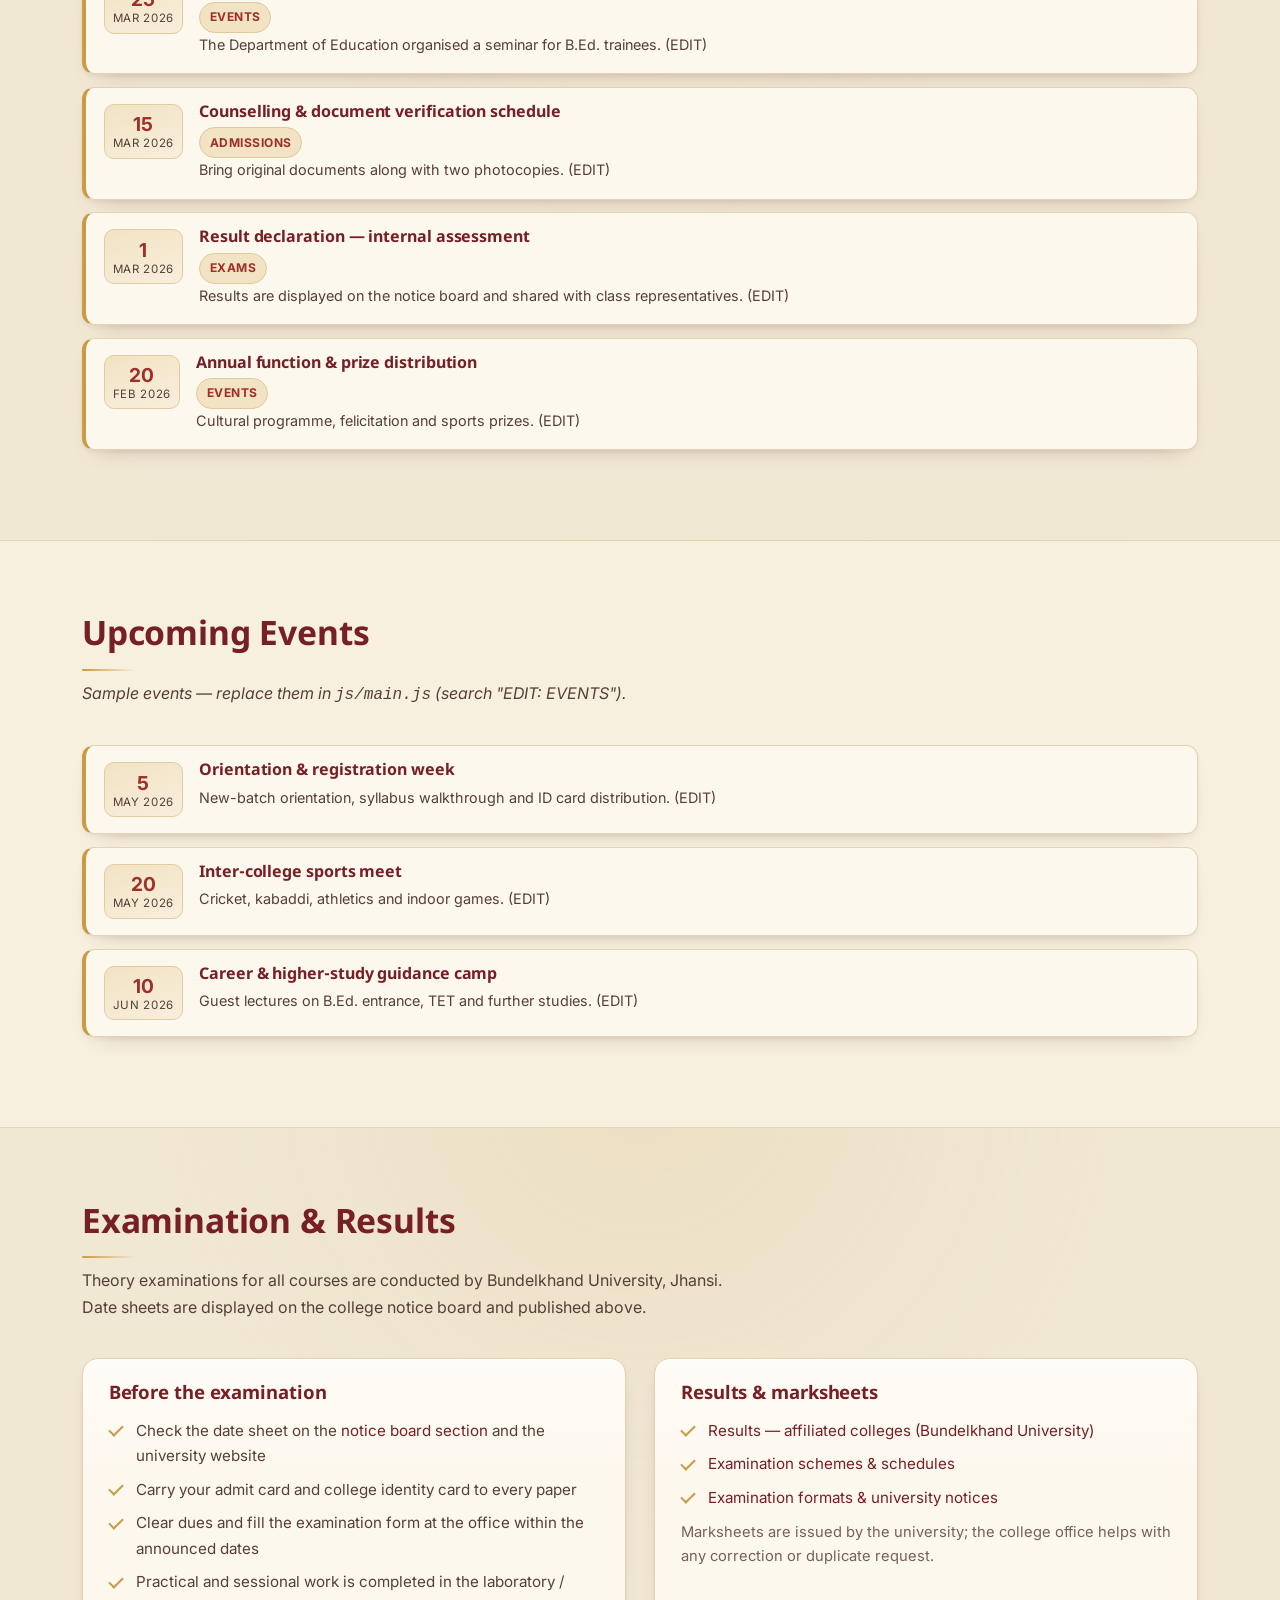
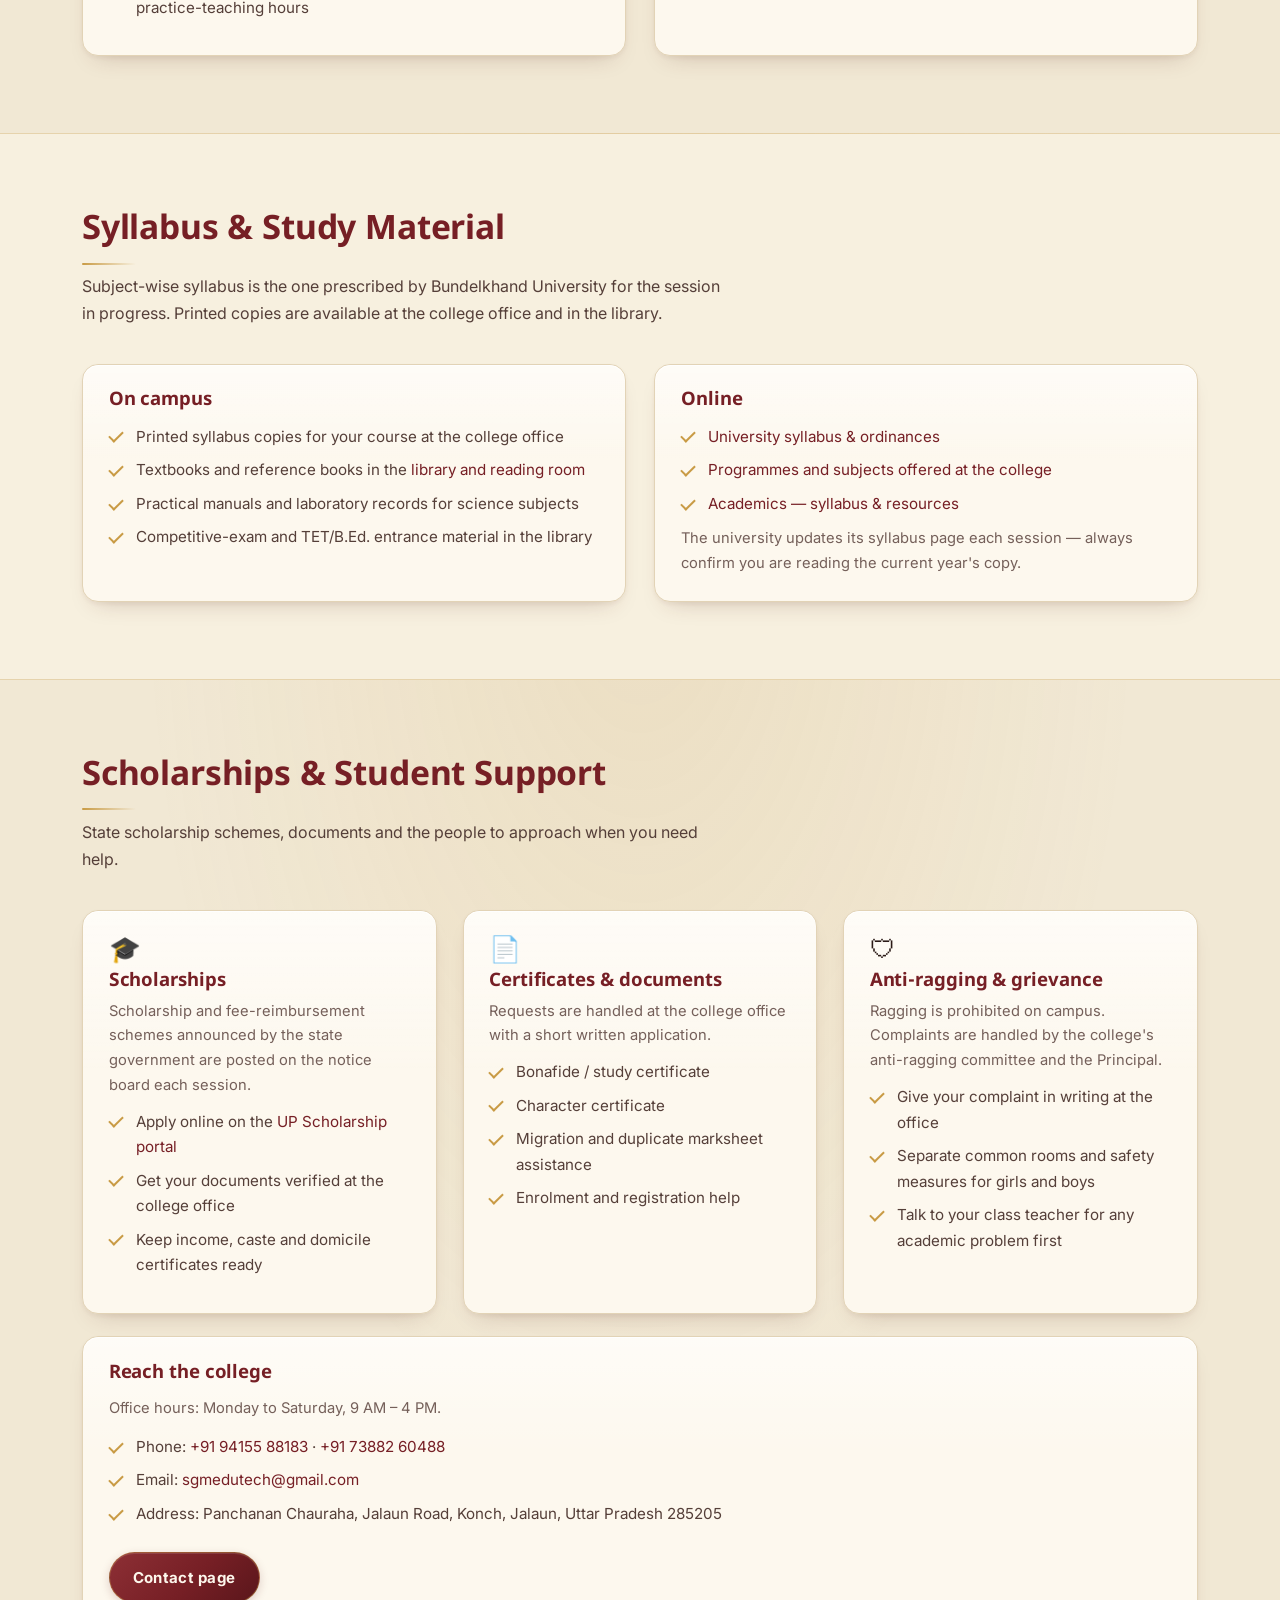
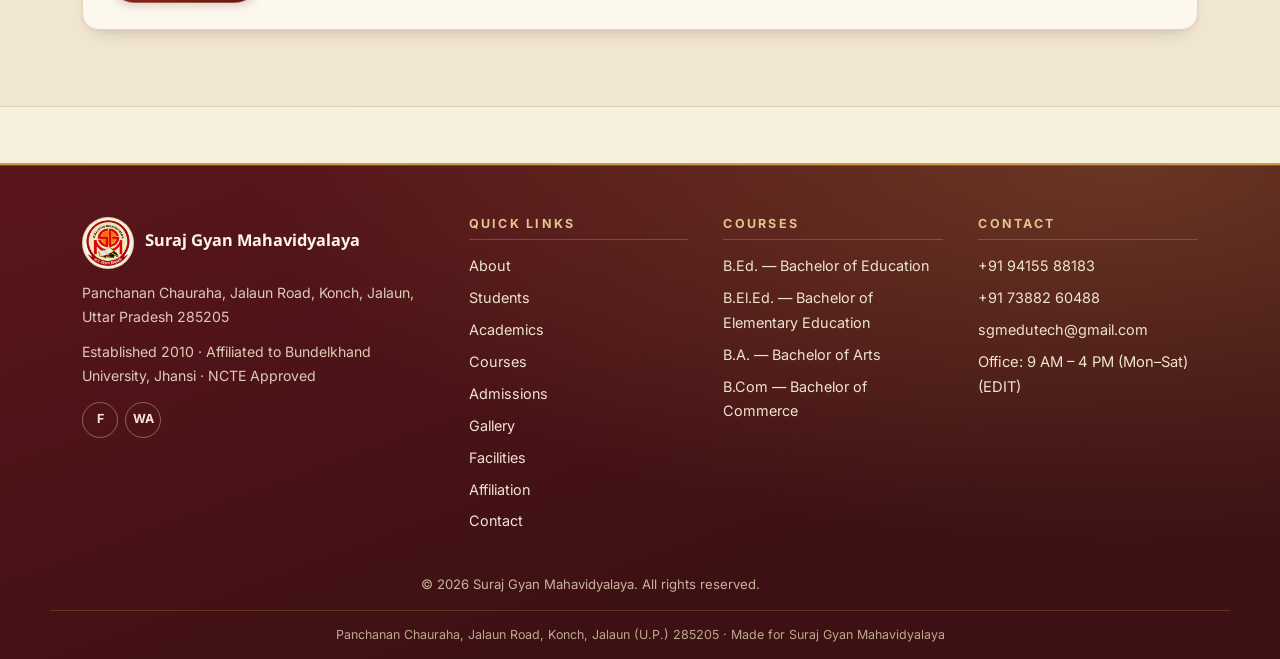
<file: pages/students.html>
<!DOCTYPE html>
<html lang="en">
<head>
  <meta charset="UTF-8">
  <meta name="viewport" content="width=device-width, initial-scale=1">
  <title>Students — Notices, Examination, Scholarships &amp; Support | Suraj Gyan Mahavidyalaya, Konch</title>
  <meta name="description" content="Student corner of Suraj Gyan Mahavidyalaya, Konch (Jalaun): latest notices and events, examination and result links, syllabus, scholarships, certificates, anti-ragging and grievance support.">
  <link rel="icon" href="../assets/favicon.svg" type="image/svg+xml">
  <meta name="theme-color" content="#761F25">
  <link rel="preconnect" href="https://fonts.googleapis.com">
  <link rel="preconnect" href="https://fonts.gstatic.com" crossorigin>
  <link href="https://fonts.googleapis.com/css2?family=Inter:wght@400;500;600;700;800&family=Noto+Sans+Devanagari:wght@400;600;700&display=swap" rel="stylesheet">
  <link rel="stylesheet" href="../css/style.css">
  <script>(function(){try{document.documentElement.setAttribute("data-theme",localStorage.getItem("sgm-theme")||"light");}catch(e){}})();</script>
</head>
<body data-root="../">
  <script src="../js/page-transition.js"></script>
  <a class="skip-link" href="#main">Skip to content</a>
  <div id="site-header"></div>

  <main id="main">
    <section class="page-banner">
      <div class="container">
        <p class="breadcrumb"><a href="../index.html">Home</a> › Students</p>
        <h1 data-hi="छात्र">Students</h1>
      </div>
    </section>

    <!-- ====================== QUICK JUMP + SERVICES ==================== -->
    <section class="section">
      <div class="container">
        <div class="section-head">
          <h2 data-hi="छात्र कोना">Student Corner</h2>
          <p>Everything a student needs in one place — notices for the current session,
             examinations and results, syllabus, scholarships and help with documents.</p>
        </div>

        <div class="chips">
          <a class="chip" href="#notices">Notices</a>
          <a class="chip" href="#events">Events</a>
          <a class="chip" href="#examination">Examination &amp; results</a>
          <a class="chip" href="#study">Syllabus &amp; study material</a>
          <a class="chip" href="#support">Scholarships &amp; support</a>
        </div>

        <div class="grid-3">
          <a class="card" href="#notices" style="text-decoration:none;color:inherit">
            <span class="icon" aria-hidden="true">&#128226;</span>
            <h3 style="margin:0.3rem 0 0.35rem">Notice Board</h3>
            <p class="muted" style="margin:0">Admission, examination, result and event notices for the
               current session — posted here and on the college notice board.</p>
          </a>
          <a class="card" href="#examination" style="text-decoration:none;color:inherit">
            <span class="icon" aria-hidden="true">&#128203;</span>
            <h3 style="margin:0.3rem 0 0.35rem">Examination &amp; Results</h3>
            <p class="muted" style="margin:0">Date sheets, examination scheme and result links for
               Bundelkhand University courses.</p>
          </a>
          <a class="card" href="#study" style="text-decoration:none;color:inherit">
            <span class="icon" aria-hidden="true">&#128218;</span>
            <h3 style="margin:0.3rem 0 0.35rem">Syllabus &amp; Study Material</h3>
            <p class="muted" style="margin:0">Subject-wise syllabus, reading list and where to get
               printed copies on campus.</p>
          </a>
          <a class="card" href="#support" style="text-decoration:none;color:inherit">
            <span class="icon" aria-hidden="true">&#127891;</span>
            <h3 style="margin:0.3rem 0 0.35rem">Scholarships</h3>
            <p class="muted" style="margin:0">State scholarship and fee-reimbursement schemes, and the
               documents needed to apply.</p>
          </a>
          <a class="card" href="#support" style="text-decoration:none;color:inherit">
            <span class="icon" aria-hidden="true">&#128196;</span>
            <h3 style="margin:0.3rem 0 0.35rem">Certificates &amp; Documents</h3>
            <p class="muted" style="margin:0">Bonafide, character certificate, migration and duplicate
               marksheet requests at the college office.</p>
          </a>
          <a class="card" href="#support" style="text-decoration:none;color:inherit">
            <span class="icon" aria-hidden="true">&#128737;</span>
            <h3 style="margin:0.3rem 0 0.35rem">Anti-Ragging &amp; Grievance</h3>
            <p class="muted" style="margin:0">How to raise a complaint, and who to contact on campus for
               help and safety.</p>
          </a>
        </div>
      </div>
    </section>

    <!-- ============================ NOTICES ============================ -->
    <section class="section alt" id="notices">
      <div class="container">
        <div class="section-head">
          <h2 data-hi="सूचना पट्ट">Notices</h2>
          <p><em>Sample notices — replace them in <code>js/main.js</code> (search "EDIT: NOTICES").</em></p>
        </div>
        <div class="chips" id="noticeFilters" role="group" aria-label="Filter notices by category"></div>
        <div id="noticeList"></div>
      </div>
    </section>

    <!-- ============================= EVENTS ============================ -->
    <section class="section" id="events">
      <div class="container">
        <div class="section-head">
          <h2 data-hi="आगामी कार्यक्रम">Upcoming Events</h2>
          <p><em>Sample events — replace them in <code>js/main.js</code> (search "EDIT: EVENTS").</em></p>
        </div>
        <div id="eventList"></div>
      </div>
    </section>

    <!-- ========================== EXAMINATION ========================== -->
    <section class="section alt" id="examination">
      <div class="container">
        <div class="section-head">
          <h2 data-hi="परीक्षा एवं परिणाम">Examination &amp; Results</h2>
          <p>Theory examinations for all courses are conducted by Bundelkhand University, Jhansi.
             Date sheets are displayed on the college notice board and published above.</p>
        </div>

        <div class="grid-2">
          <div class="card">
            <h3 style="margin-top:0">Before the examination</h3>
            <ul class="checklist">
              <li>Check the date sheet on the <a href="#notices">notice board section</a> and the university website</li>
              <li>Carry your admit card and college identity card to every paper</li>
              <li>Clear dues and fill the examination form at the office within the announced dates</li>
              <li>Practical and sessional work is completed in the laboratory / practice-teaching hours</li>
            </ul>
          </div>
          <div class="card">
            <h3 style="margin-top:0">Results &amp; marksheets</h3>
            <ul class="checklist">
              <li><a href="https://bujhansi.ac.in/student-life/results" target="_blank" rel="noopener">Results — affiliated colleges (Bundelkhand University)</a></li>
              <li><a href="https://bujhansi.ac.in/academics/examination-schemes" target="_blank" rel="noopener">Examination schemes &amp; schedules</a></li>
              <li><a href="https://bujhansi.ac.in/information-corner/" target="_blank" rel="noopener">Examination formats &amp; university notices</a></li>
            </ul>
            <p class="muted" style="margin-bottom:0">Marksheets are issued by the university; the college
               office helps with any correction or duplicate request.</p>
          </div>
        </div>
      </div>
    </section>

    <!-- ============================= SYLLABUS ========================== -->
    <section class="section" id="study">
      <div class="container">
        <div class="section-head">
          <h2 data-hi="पाठ्यक्रम एवं अध्ययन सामग्री">Syllabus &amp; Study Material</h2>
          <p>Subject-wise syllabus is the one prescribed by Bundelkhand University for the session in
             progress. Printed copies are available at the college office and in the library.</p>
        </div>

        <div class="grid-2">
          <div class="card">
            <h3 style="margin-top:0">On campus</h3>
            <ul class="checklist">
              <li>Printed syllabus copies for your course at the college office</li>
              <li>Textbooks and reference books in the <a href="facilities.html#library">library and reading room</a></li>
              <li>Practical manuals and laboratory records for science subjects</li>
              <li>Competitive-exam and TET/B.Ed. entrance material in the library</li>
            </ul>
          </div>
          <div class="card">
            <h3 style="margin-top:0">Online</h3>
            <ul class="checklist">
              <li><a href="https://ums.bujhansi.ac.in/BUJhansi?syllabus" target="_blank" rel="noopener">University syllabus &amp; ordinances</a></li>
              <li><a href="academics.html#programmes">Programmes and subjects offered at the college</a></li>
              <li><a href="academics.html#syllabus">Academics — syllabus &amp; resources</a></li>
            </ul>
            <p class="muted" style="margin-bottom:0">The university updates its syllabus page each
               session — always confirm you are reading the current year's copy.</p>
          </div>
        </div>
      </div>
    </section>

    <!-- ======================= SCHOLARSHIP & SUPPORT =================== -->
    <section class="section alt" id="support">
      <div class="container">
        <div class="section-head">
          <h2 data-hi="छात्रवृत्ति एवं सहायता">Scholarships &amp; Student Support</h2>
          <p>State scholarship schemes, documents and the people to approach when you need help.</p>
        </div>

        <div class="grid-3">
          <article class="card">
            <span class="icon" aria-hidden="true">&#127891;</span>
            <h3 style="margin:0.3rem 0 0.35rem">Scholarships</h3>
            <p class="muted" style="margin:0 0 0.7rem">Scholarship and fee-reimbursement schemes announced
               by the state government are posted on the notice board each session.</p>
            <ul class="checklist">
              <li>Apply online on the <a href="https://scholarship.up.gov.in/" target="_blank" rel="noopener">UP Scholarship portal</a></li>
              <li>Get your documents verified at the college office</li>
              <li>Keep income, caste and domicile certificates ready</li>
            </ul>
          </article>

          <article class="card">
            <span class="icon" aria-hidden="true">&#128196;</span>
            <h3 style="margin:0.3rem 0 0.35rem">Certificates &amp; documents</h3>
            <p class="muted" style="margin:0 0 0.7rem">Requests are handled at the college office with a
               short written application.</p>
            <ul class="checklist">
              <li>Bonafide / study certificate</li>
              <li>Character certificate</li>
              <li>Migration and duplicate marksheet assistance</li>
              <li>Enrolment and registration help</li>
            </ul>
          </article>

          <article class="card">
            <span class="icon" aria-hidden="true">&#128737;</span>
            <h3 style="margin:0.3rem 0 0.35rem">Anti-ragging &amp; grievance</h3>
            <p class="muted" style="margin:0 0 0.7rem">Ragging is prohibited on campus. Complaints are
               handled by the college's anti-ragging committee and the Principal.</p>
            <ul class="checklist">
              <li>Give your complaint in writing at the office</li>
              <li>Separate common rooms and safety measures for girls and boys</li>
              <li>Talk to your class teacher for any academic problem first</li>
            </ul>
          </article>
        </div>

        <div class="card" style="margin-top:1.4rem">
          <h3 style="margin-top:0">Reach the college</h3>
          <p class="muted" style="margin:0 0 0.8rem">Office hours: Monday to Saturday, 9 AM – 4 PM.</p>
          <ul class="checklist">
            <li>Phone: <a href="tel:+919415588183">+91 94155 88183</a> · <a href="tel:+917388260488">+91 73882 60488</a></li>
            <li>Email: <a href="mailto:sgmedutech@gmail.com">sgmedutech@gmail.com</a></li>
            <li>Address: Panchanan Chauraha, Jalaun Road, Konch, Jalaun, Uttar Pradesh 285205</li>
          </ul>
          <a class="btn btn-blue" href="contact.html" style="margin-top:1rem">Contact page</a>
        </div>
      </div>
    </section>
  </main>

  <div id="site-footer"></div>
  <script src="../media-config.js"></script>
  <script src="../js/main.js"></script>
</body>
</html>
</file>
<file: css/style.css>
/* =====================================================================
   SURAJ GYAN MAHAVIDYALAYA — Konch (Jalaun)
   Global stylesheet: layout, components, dark mode, page transition.
   ===================================================================== */

/* ------------------------------- TOKENS ------------------------------ */
/* ROYAL ACADEMIC DESIGN SYSTEM
   Ivory cream grounds · royal maroon structure · champagne gold accents
   · traditional red used sparingly for emphasis. */
:root {
  --ivory: #f7f0df;
  --ivory-deep: #efe4cc;
  --maroon: #761f25;
  --maroon-deep: #5a161b;
  --maroon-soft: #8d2f35;
  --red: #9d3028;
  --gold: #c99b45;
  --gold-light: #e2c48d;
  --gold-deep: #9a7026;
  --gold-soft: #f1e3c4;
  --cream: #fdf8ee;
  --field-bg: #fffdf7;

  --bg: #f7f0df;
  --bg-alt: #f1e8d4;
  --surface: #fdf8ee;
  --surface-2: #f8f0de;
  --text: #2a1a16;
  --text-soft: #553f39;
  --muted: #75605a;
  --border: #e2d3b6;
  --border-strong: #d3bd97;
  --shadow-sm: 0 2px 6px rgba(90, 40, 28, 0.07);
  --shadow: 0 14px 30px rgba(90, 40, 28, 0.12);
  --shadow-lg: 0 26px 60px rgba(90, 40, 28, 0.2);
  --radius-sm: 10px;
  --radius: 16px;
  --radius-lg: 22px;
  --max: 1180px;
  --header-h: 76px;
  --ease: cubic-bezier(0.22, 0.61, 0.36, 1);
  --font-display: "Iowan Old Style", "Palatino Linotype", Palatino, "Book Antiqua", Georgia, "Noto Serif Devanagari", "Noto Sans Devanagari", serif;
  --font-body: "Inter", "Noto Sans Devanagari", system-ui, -apple-system, "Segoe UI", Roboto, Arial, sans-serif;

  /* legacy aliases so older rules follow the royal palette */
  --navy: var(--maroon);
  --navy-deep: var(--maroon-deep);
  --navy-soft: var(--maroon-soft);
}

[data-theme="dark"] {
  --bg: #16100f;
  --bg-alt: #1e1613;
  --surface: #241a17;
  --surface-2: #2b1f1b;
  --text: #f4e9d8;
  --text-soft: #ddcbb6;
  --muted: #b09a8a;
  --border: #3c2c25;
  --border-strong: #554034;
  --gold-soft: #3a2d16;
  --cream: #241a17;
  --field-bg: #2e221e;
  --shadow-sm: 0 2px 6px rgba(0, 0, 0, 0.4);
  --shadow: 0 14px 30px rgba(0, 0, 0, 0.5);
  --shadow-lg: 0 26px 60px rgba(0, 0, 0, 0.6);
}

/* -------------------------------- BASE ------------------------------- */
*, *::before, *::after { box-sizing: border-box; }

html {
  scroll-behavior: smooth;
  scroll-padding-top: calc(var(--header-h) + 16px);
  -webkit-text-size-adjust: 100%;
}

body {
  margin: 0;
  font-family: var(--font-body);
  font-size: 1rem;
  line-height: 1.68;
  color: var(--text);
  background: var(--bg);
  -webkit-font-smoothing: antialiased;
  overflow-x: hidden;
}

img { max-width: 100%; height: auto; display: block; }
a { color: var(--maroon); text-decoration: none; }
a:hover { color: var(--red); }

[data-theme="dark"] a { color: var(--gold-light); }
[data-theme="dark"] a:hover { color: #fff; }

h1, h2, h3, h4 {
  margin: 0 0 0.6em;
  line-height: 1.2;
  font-family: var(--font-display);
  font-weight: 700;
  letter-spacing: -0.005em;
  color: var(--maroon);
}
[data-theme="dark"] h1,
[data-theme="dark"] h2,
[data-theme="dark"] h3,
[data-theme="dark"] h4 { color: #f6ead6; }

h1 { font-size: clamp(1.9rem, 1.2rem + 2.3vw, 3.1rem); }
h2 { font-size: clamp(1.5rem, 1.1rem + 1.25vw, 2.15rem); }
h3 { font-size: 1.16rem; }

p { margin: 0 0 1em; }
ul, ol { margin: 0 0 1em; padding-left: 1.2em; }

hr { border: 0; border-top: 1px solid var(--border); margin: 2rem 0; }

:focus-visible {
  outline: 3px solid var(--gold);
  outline-offset: 2px;
  border-radius: 4px;
}

::selection { background: var(--gold-soft); color: var(--maroon-deep); }

/* ------------------------------ HELPERS ----------------------------- */
.container {
  width: 100%;
  max-width: var(--max);
  margin-inline: auto;
  padding-inline: clamp(1rem, 4vw, 2rem);
}

.section {
  padding: clamp(2.8rem, 6vw, 4.8rem) 0;
  background: var(--bg);
}
.section.alt {
  background:
    radial-gradient(ellipse at 50% -10%, rgba(201, 155, 69, 0.12), transparent 55%),
    var(--bg-alt);
  border-block: 1px solid rgba(201, 155, 69, 0.28);
}

.section-head { max-width: 64ch; margin-bottom: clamp(1.5rem, 3vw, 2.3rem); }
.section-head.center { margin-inline: auto; text-align: center; }
.section-head h2 { margin-bottom: 0.55rem; }
.section-head h2::after {
  content: "";
  display: block;
  width: 54px;
  height: 2px;
  margin-top: 0.7rem;
  border-radius: 2px;
  background: linear-gradient(90deg, var(--gold), rgba(201, 155, 69, 0));
}
.section-head.center h2::after {
  margin-inline: auto;
  background: linear-gradient(90deg, rgba(201, 155, 69, 0), var(--gold), rgba(201, 155, 69, 0));
}
.section-head p { color: var(--text-soft); margin-bottom: 0; }

.eyebrow,
.breadcrumb {
  font-family: var(--font-body);
}

.muted { color: var(--muted); font-size: 0.92rem; }

.skip-link {
  position: absolute;
  left: -9999px;
  top: 0;
  z-index: 10000;
  background: var(--navy);
  color: #fff;
  padding: 0.7rem 1.1rem;
  border-radius: 0 0 10px 0;
  font-weight: 700;
}
.skip-link:focus { left: 0; color: #fff; }

.icon { font-size: 1.6rem; line-height: 1; display: inline-block; }

.badge {
  display: inline-block;
  font-size: 0.75rem;
  font-weight: 700;
  letter-spacing: 0.04em;
  text-transform: uppercase;
  padding: 0.28rem 0.6rem;
  border-radius: 999px;
  color: var(--red);
  background: var(--gold-soft);
  border: 1px solid #e0c99a;
}
[data-theme="dark"] .badge { background: #33260f; color: var(--gold-light); border-color: #4b3a19; }

.empty-state {
  padding: 1.6rem;
  border: 1px dashed var(--border);
  border-radius: var(--radius);
  color: var(--muted);
  background: var(--surface-2);
  text-align: center;
}

/* ------------------------------- BUTTONS ---------------------------- */
.btn {
  --btn-bg: linear-gradient(135deg, var(--maroon-soft), var(--maroon) 55%, var(--maroon-deep));
  --btn-fg: #fdf7ec;
  display: inline-flex;
  align-items: center;
  justify-content: center;
  gap: 0.45rem;
  padding: 0.74rem 1.45rem;
  border-radius: 999px;
  border: 1px solid rgba(201, 155, 69, 0.45);
  background: var(--btn-bg);
  color: var(--btn-fg);
  font: inherit;
  font-weight: 700;
  font-size: 0.94rem;
  letter-spacing: 0.02em;
  text-align: center;
  cursor: pointer;
  transition: transform 0.2s var(--ease), box-shadow 0.2s var(--ease),
              background-color 0.2s var(--ease), color 0.2s var(--ease), border-color 0.2s var(--ease);
  box-shadow: 0 3px 10px rgba(90, 24, 28, 0.18), inset 0 1px 0 rgba(255, 255, 255, 0.12);
}
.btn:hover { transform: translateY(-2px); color: var(--btn-fg); box-shadow: 0 12px 26px rgba(90, 24, 28, 0.26); border-color: var(--gold); }
.btn:active { transform: translateY(0); }
.btn:focus-visible { color: var(--btn-fg); }

.btn-blue { --btn-bg: linear-gradient(135deg, var(--maroon-soft), var(--maroon) 55%, var(--maroon-deep)); --btn-fg: #fdf7ec; }
.btn-blue:hover { --btn-bg: linear-gradient(135deg, #9a363c, var(--maroon-soft)); }

.btn-gold {
  --btn-bg: linear-gradient(135deg, #e2c48d, var(--gold) 55%, #b0863a);
  --btn-fg: #3a2308;
  border-color: rgba(118, 31, 37, 0.28);
  box-shadow: 0 3px 10px rgba(138, 100, 32, 0.24), inset 0 1px 0 rgba(255, 255, 255, 0.45);
}
.btn-gold:hover {
  --btn-bg: linear-gradient(135deg, #ecd39f, #d3a651 55%, #bb8f40);
  color: #3a2308;
  box-shadow: 0 12px 26px rgba(138, 100, 32, 0.32);
  border-color: var(--maroon);
}

.btn-outline {
  --btn-bg: transparent;
  --btn-fg: var(--maroon);
  border-color: var(--gold);
  box-shadow: none;
}
.btn-outline:hover { --btn-bg: var(--maroon); --btn-fg: #fdf7ec; color: #fdf7ec; border-color: var(--maroon); }
[data-theme="dark"] .btn-outline { --btn-fg: var(--gold-light); border-color: var(--gold); }
[data-theme="dark"] .btn-outline:hover { --btn-bg: var(--gold); color: #241503; }

.btn-outline-light {
  --btn-bg: rgba(46, 12, 15, 0.34);
  --btn-fg: #fdf6e7;
  border-color: rgba(226, 196, 141, 0.8);
  box-shadow: 0 2px 10px rgba(30, 8, 10, 0.25);
  backdrop-filter: blur(4px);
  -webkit-backdrop-filter: blur(4px);
}
.btn-outline-light:hover { --btn-bg: rgba(226, 196, 141, 0.24); color: #fff; border-color: var(--gold-light); }

.btn-sm { padding: 0.5rem 1rem; font-size: 0.85rem; }

/* ------------------------------ GRID/CARD --------------------------- */
.grid-2 { display: grid; gap: clamp(1rem, 2.5vw, 1.8rem); grid-template-columns: repeat(2, minmax(0, 1fr)); }
.grid-3 { display: grid; gap: clamp(1rem, 2.5vw, 1.6rem); grid-template-columns: repeat(3, minmax(0, 1fr)); }
.grid-4 { display: grid; gap: clamp(1rem, 2.5vw, 1.6rem); grid-template-columns: repeat(4, minmax(0, 1fr)); }

.card {
  position: relative;
  background:
    linear-gradient(180deg, rgba(255, 255, 255, 0.55), rgba(255, 255, 255, 0) 40%),
    var(--surface);
  border: 1px solid var(--border);
  border-radius: var(--radius);
  padding: clamp(1.1rem, 2.4vw, 1.6rem);
  box-shadow:
    0 1px 0 rgba(255, 255, 255, 0.7) inset,
    0 2px 4px rgba(90, 40, 28, 0.05),
    0 12px 24px -14px rgba(90, 40, 28, 0.28);
  transition: transform 0.24s var(--ease), box-shadow 0.24s var(--ease), border-color 0.24s var(--ease);
}
.card::after {
  content: "";
  position: absolute;
  inset: 0;
  border-radius: inherit;
  pointer-events: none;
  border-top: 1px solid rgba(255, 255, 255, 0.7);
  opacity: 0.9;
}
.card:hover {
  transform: translateY(-4px);
  border-color: var(--gold);
  box-shadow:
    0 1px 0 rgba(255, 255, 255, 0.8) inset,
    0 6px 12px rgba(90, 40, 28, 0.08),
    0 26px 44px -20px rgba(90, 40, 28, 0.38);
}
[data-theme="dark"] .card {
  background: linear-gradient(180deg, rgba(255, 240, 220, 0.05), rgba(255, 240, 220, 0) 45%), var(--surface);
  box-shadow: 0 1px 0 rgba(255, 235, 210, 0.06) inset, 0 12px 24px -16px rgba(0, 0, 0, 0.7);
}
[data-theme="dark"] .card:hover { border-color: var(--gold); }

/* ------------------------------- HEADER ----------------------------- */
.site-header {
  position: sticky;
  top: 0;
  z-index: 800;
  /* royal maroon glass band */
  background: linear-gradient(180deg, rgba(118, 31, 37, 0.96), rgba(90, 22, 27, 0.96));
  backdrop-filter: saturate(150%) blur(14px);
  -webkit-backdrop-filter: saturate(150%) blur(14px);
  border-bottom: 1px solid rgba(201, 155, 69, 0.55);
  box-shadow: 0 6px 22px rgba(58, 18, 20, 0.18);
  transition: box-shadow 0.25s var(--ease), background-color 0.25s var(--ease);
}
[data-theme="dark"] .site-header { background: linear-gradient(180deg, rgba(60, 20, 23, 0.96), rgba(38, 14, 16, 0.96)); }

.site-header.scrolled { box-shadow: 0 12px 30px rgba(58, 18, 20, 0.32); border-bottom-color: var(--gold); }

.header-inner {
  display: flex;
  align-items: center;
  gap: 1rem;
  min-height: var(--header-h);
  padding-block: 0.55rem;
}

.brand { display: flex; align-items: center; gap: 0.7rem; flex: 0 0 auto; }
.brand img {
  width: 56px;
  height: 56px;
  border-radius: 50%;
  object-fit: contain;
  background: var(--ivory);
  padding: 2px;
  box-shadow: 0 0 0 1px rgba(226, 196, 141, 0.7), 0 4px 14px rgba(40, 10, 12, 0.35);
}
.brand-text { display: flex; flex-direction: column; line-height: 1.15; }
.brand-text strong {
  font-family: var(--font-display);
  font-size: 1.04rem;
  font-weight: 700;
  color: #fdf7ec;
  letter-spacing: 0.015em;
}
.brand-text small {
  font-size: 0.66rem;
  letter-spacing: 0.2em;
  text-transform: uppercase;
  color: var(--gold-light);
  font-weight: 700;
}

.nav-links {
  list-style: none;
  display: flex;
  align-items: center;
  gap: 0.15rem;
  margin: 0 0 0 auto;
  padding: 0;
  order: 2;
}
.nav-links a {
  position: relative;
  display: block;
  padding: 0.5rem 0.72rem;
  border-radius: 8px;
  font-size: 0.9rem;
  font-weight: 600;
  color: #f0e2cd;
  transition: color 0.2s var(--ease), background-color 0.2s var(--ease);
}
.nav-links a:hover { color: #fff; background: rgba(226, 196, 141, 0.14); }
.nav-links a.active { color: #fff; background: rgba(226, 196, 141, 0.16); }
.nav-links a.active::after {
  content: "";
  position: absolute;
  left: 0.72rem;
  right: 0.72rem;
  bottom: 0.24rem;
  height: 2px;
  border-radius: 2px;
  background: linear-gradient(90deg, transparent, var(--gold-light), transparent);
}

/* --------------------------- NAV SUBMENU ---------------------------- */
.nav-links li.has-sub { position: relative; }
.nav-links .sub-toggle { display: inline-flex; align-items: center; gap: 0.25rem; }
.nav-links .caret { font-size: 0.62em; line-height: 1; opacity: 0.85; }

.sub-menu {
  position: absolute;
  left: 0;
  top: calc(100% + 8px);
  z-index: 900;
  min-width: 210px;
  margin: 0;
  padding: 0.4rem;
  list-style: none;
  border-radius: 12px;
  background: linear-gradient(180deg, var(--maroon), var(--maroon-deep));
  border: 1px solid rgba(201, 155, 69, 0.55);
  box-shadow: 0 18px 36px rgba(46, 12, 15, 0.38);
  opacity: 0;
  visibility: hidden;
  transform: translateY(-4px);
  transition: opacity 0.18s var(--ease), transform 0.18s var(--ease), visibility 0.18s var(--ease);
}
.nav-links li.has-sub:hover > .sub-menu,
.nav-links li.has-sub:focus-within > .sub-menu { opacity: 1; visibility: visible; transform: none; }
.sub-menu a { display: block; padding: 0.55rem 0.7rem; border-radius: 8px; font-size: 0.88rem; color: #f0e2cd; }
.sub-menu a:hover,
.sub-menu a.active { background: rgba(226, 196, 141, 0.16); color: #fff; }
.sub-menu a.active::after { content: none; }

.header-actions { display: flex; align-items: center; gap: 0.45rem; order: 3; }

.icon-btn {
  width: 38px;
  height: 38px;
  display: inline-grid;
  place-items: center;
  border-radius: 50%;
  border: 1px solid rgba(226, 196, 141, 0.5);
  background: rgba(255, 250, 240, 0.1);
  color: #f6ead6;
  font-size: 0.9rem;
  font-weight: 700;
  cursor: pointer;
  backdrop-filter: blur(6px);
  -webkit-backdrop-filter: blur(6px);
  transition: background-color 0.2s var(--ease), border-color 0.2s var(--ease), transform 0.2s var(--ease);
}
.icon-btn:hover { background: rgba(226, 196, 141, 0.24); border-color: var(--gold-light); color: #fff; transform: translateY(-1px); }

.nav-toggle {
  display: none;
  width: 42px;
  height: 42px;
  padding: 0;
  border: 1px solid rgba(226, 196, 141, 0.5);
  border-radius: 10px;
  background: rgba(255, 250, 240, 0.1);
  cursor: pointer;
  flex-direction: column;
  align-items: center;
  justify-content: center;
  gap: 4px;
}
.nav-toggle span {
  display: block;
  width: 20px;
  height: 2px;
  border-radius: 2px;
  background: var(--gold-light);
}

/* -------------------------------- HERO ------------------------------ */
.hero {
  position: relative;
  min-height: min(76vh, 640px);
  display: flex;
  align-items: center;
  overflow: hidden;
  background: var(--maroon-deep);
  isolation: isolate;
}

.hero-slides { position: absolute; inset: 0; z-index: 0; }
.hero-slides .slide {
  position: absolute;
  inset: 0;
  background-size: cover;
  background-position: center;
  opacity: 0;
  transform: scale(1.04);
  transition: opacity 1.1s var(--ease), transform 7s linear;
}
.hero-slides .slide.active { opacity: 1; transform: scale(1); }

.hero-overlay {
  position: absolute;
  inset: 0;
  z-index: 1;
  background:
    linear-gradient(105deg, rgba(58, 16, 20, 0.93) 8%, rgba(90, 22, 27, 0.74) 48%, rgba(90, 22, 27, 0.3) 100%),
    radial-gradient(ellipse at 78% 20%, rgba(201, 155, 69, 0.3), transparent 60%);
}

.hero-content {
  position: relative;
  z-index: 2;
  padding-block: clamp(3rem, 9vw, 6rem);
  color: #fff;
  max-width: 760px;
}
.hero-content h1 {
  color: #fdf6e7;
  font-size: clamp(2.1rem, 1.2rem + 3.4vw, 3.8rem);
  letter-spacing: -0.01em;
  text-shadow: 0 6px 26px rgba(30, 6, 8, 0.45);
  margin-bottom: 1.4rem;
}
.hero-sub {
  margin: 1.6rem 0 0;
  max-width: 60ch;
  font-size: clamp(0.95rem, 0.85rem + 0.3vw, 1.08rem);
  color: #f0e3d0;
  border-left: 3px solid var(--gold);
  padding-left: 0.9rem;
}
.hero-actions { display: flex; flex-wrap: wrap; gap: 0.8rem; }

.hero-dots {
  position: absolute;
  left: 50%;
  bottom: 1.2rem;
  transform: translateX(-50%);
  z-index: 3;
  display: flex;
  gap: 0.5rem;
}
.hero-dots button {
  width: 9px;
  height: 9px;
  padding: 0;
  border-radius: 50%;
  border: 0;
  background: rgba(255, 255, 255, 0.45);
  cursor: pointer;
  transition: width 0.25s var(--ease), background-color 0.25s var(--ease);
}
.hero-dots button[aria-current="true"] { width: 26px; border-radius: 6px; background: var(--gold-light); }

/* ------------------------------- STATS ------------------------------ */
.stats {
  background: linear-gradient(120deg, var(--maroon-deep), var(--maroon) 55%, #8a2b31);
  color: #fff;
  border-bottom: 3px solid var(--gold);
}
.stats-grid {
  display: grid;
  grid-template-columns: repeat(4, minmax(0, 1fr));
  gap: 1rem;
  padding-block: clamp(1.4rem, 3vw, 2.1rem);
}
.stat { text-align: center; border-right: 1px solid rgba(255, 255, 255, 0.16); padding-inline: 0.4rem; }
.stat:last-child { border-right: 0; }
.stat-num {
  display: block;
  font-family: var(--font-display);
  font-size: clamp(1.55rem, 1.1rem + 1.4vw, 2.2rem);
  font-weight: 700;
  color: var(--gold-light);
  line-height: 1.1;
}
.stat-label {
  display: block;
  margin-top: 0.3rem;
  font-size: 0.78rem;
  letter-spacing: 0.14em;
  text-transform: uppercase;
  color: #efe0cb;
}

/* ------------------------------ TICKER ------------------------------ */
.ticker {
  background: linear-gradient(90deg, var(--maroon-deep), var(--maroon) 50%, var(--maroon-deep));
  color: #fff;
  border-block: 1px solid rgba(201, 155, 69, 0.4);
}
.ticker-inner { display: flex; align-items: center; gap: 0.9rem; padding-block: 0.6rem; }
.ticker-label {
  flex: 0 0 auto;
  font-size: 0.72rem;
  font-weight: 800;
  letter-spacing: 0.16em;
  padding: 0.3rem 0.7rem;
  border-radius: 6px;
  background: linear-gradient(135deg, var(--gold-light), var(--gold));
  color: #3a2308;
}
.ticker-view { overflow: hidden; flex: 1 1 auto; }
.ticker-track {
  display: inline-flex;
  gap: 2.4rem;
  white-space: nowrap;
  animation: tickerScroll 34s linear infinite;
  font-size: 0.9rem;
}
.ticker-track span { position: relative; padding-left: 1.1rem; color: #fff5e6; }
.ticker-track span::before { content: "•"; position: absolute; left: 0; color: var(--gold-light); }
.ticker:hover .ticker-track { animation-play-state: paused; }
@keyframes tickerScroll { from { transform: translateX(0); } to { transform: translateX(-50%); } }

/* --------------------------- COURSE CARD ---------------------------- */
.course-card { display: flex; flex-direction: column; align-items: flex-start; gap: 0.35rem; height: 100%; }
.course-card .icon {
  width: 52px;
  height: 52px;
  display: grid;
  place-items: center;
  border-radius: 14px;
  background: linear-gradient(140deg, #fbf1da, #f1e0bd);
  border: 1px solid #e2cb9f;
  font-size: 1.5rem;
  margin-bottom: 0.35rem;
}
[data-theme="dark"] .course-card .icon { background: linear-gradient(140deg, #3a2d16, #4a3a1d); border-color: #5c4726; }

.course-card .group {
  font-size: 0.7rem;
  font-weight: 800;
  letter-spacing: 0.16em;
  text-transform: uppercase;
  color: var(--gold-deep);
}
.course-card h3 { margin: 0.15rem 0 0.35rem; font-size: 1.1rem; }
.course-card p { color: var(--text-soft); font-size: 0.93rem; margin-bottom: 0.7rem; }
.course-card ul.checklist { margin-bottom: 0.7rem; }

/* --------------------------- FACULTY / FACILITY --------------------- */
.faculty-card { text-align: center; }
.faculty-card img {
  width: 104px;
  height: 104px;
  object-fit: cover;
  border-radius: 50%;
  margin: 0 auto 0.8rem;
  border: 3px solid var(--gold-soft);
  box-shadow: 0 0 0 1px rgba(201, 155, 69, 0.45), 0 8px 18px rgba(90, 40, 28, 0.16);
}
.faculty-card h3 { font-size: 1rem; margin-bottom: 0.15rem; }
.faculty-card .dept { font-size: 0.8rem; color: var(--gold-deep); letter-spacing: 0.06em; text-transform: uppercase; font-weight: 600; }

.facility-card img {
  width: 100%;
  aspect-ratio: 16 / 10;
  object-fit: cover;
  border-radius: 12px;
  margin-bottom: 0.9rem;
}
.facility-card h3 { margin-bottom: 0.3rem; }
.facility-card p { margin-bottom: 0; color: var(--text-soft); font-size: 0.93rem; }
.facility-card > .icon { display: block; font-size: 1.4rem; margin-bottom: 0.2rem; }

/* ---------------------------- TESTIMONIALS -------------------------- */
.t-card { display: flex; flex-direction: column; gap: 0.4rem; }
.t-card .stars { color: var(--gold-deep); letter-spacing: 0.18em; font-size: 0.95rem; }
.t-card blockquote {
  margin: 0;
  font-size: 0.96rem;
  color: var(--text-soft);
  font-style: italic;
  line-height: 1.6;
}
.t-card .who { font-weight: 700; color: var(--maroon); }
[data-theme="dark"] .t-card .who { color: #fff; }
.t-card .role { font-size: 0.82rem; color: var(--muted); }

/* -------------------------- SCROLL ROWS ----------------------------- */
.row-nav { display: flex; justify-content: flex-end; gap: 0.45rem; margin-bottom: 0.7rem; }
.row-nav button {
  width: 38px;
  height: 38px;
  border-radius: 50%;
  border: 1px solid var(--border);
  background: var(--surface);
  color: var(--maroon);
  font-size: 1rem;
  cursor: pointer;
  transition: background-color 0.18s var(--ease), border-color 0.18s var(--ease), transform 0.18s var(--ease);
}
.row-nav button:hover { background: var(--gold-soft); border-color: var(--gold); transform: translateY(-1px); }
[data-theme="dark"] .row-nav button { color: var(--gold-light); }

.scroll-row {
  display: flex;
  gap: 1rem;
  overflow-x: auto;
  scroll-snap-type: x mandatory;
  padding-bottom: 0.6rem;
  scrollbar-width: thin;
}
.scroll-row > * { scroll-snap-align: start; flex: 0 0 auto; }

.strip-item {
  display: block;
  width: 268px;
  border-radius: var(--radius);
  overflow: hidden;
  background: var(--surface);
  border: 1px solid var(--border);
  box-shadow: 0 2px 4px rgba(90, 40, 28, 0.05), 0 14px 26px -18px rgba(90, 40, 28, 0.4);
  color: var(--text);
  transition: transform 0.22s var(--ease), box-shadow 0.22s var(--ease), border-color 0.22s var(--ease);
}
.strip-item:hover { transform: translateY(-4px); box-shadow: 0 22px 36px -20px rgba(90, 40, 28, 0.5); color: var(--text); border-color: var(--gold); }
.strip-item img { width: 100%; height: 180px; object-fit: cover; }
.strip-item figcaption { padding: 0.6rem 0.8rem; font-size: 0.86rem; font-weight: 600; border-top: 1px solid rgba(201, 155, 69, 0.25); }

.t-card { width: 320px; max-width: 82vw; }

/* ------------------------------ CTA BAND ---------------------------- */
.cta-band {
  position: relative;
  overflow: hidden;
  display: flex;
  flex-wrap: wrap;
  align-items: center;
  justify-content: space-between;
  gap: 1.4rem;
  padding: clamp(1.5rem, 4vw, 2.6rem);
  border-radius: var(--radius-lg);
  color: #fff;
  background:
    radial-gradient(ellipse at 88% 12%, rgba(201, 155, 69, 0.45), transparent 58%),
    linear-gradient(115deg, var(--maroon-deep), var(--maroon) 62%, #8a2b31);
  box-shadow: var(--shadow-lg);
}
.cta-band::after {
  content: "";
  position: absolute;
  right: -70px;
  bottom: -90px;
  width: 260px;
  height: 260px;
  border-radius: 50%;
  border: 1px solid rgba(230, 200, 106, 0.4);
  pointer-events: none;
}
.cta-band h2 { color: #fff; margin-bottom: 0.35rem; font-size: clamp(1.3rem, 1rem + 1.1vw, 1.8rem); }
.cta-band p { margin: 0; color: #ecdcc6; max-width: 56ch; }
.cta-band .hero-actions { position: relative; z-index: 1; }

/* ---------------------------- PAGE BANNER --------------------------- */
.page-banner {
  position: relative;
  overflow: hidden;
  padding: clamp(2.2rem, 6vw, 3.8rem) 0 clamp(2rem, 5vw, 3rem);
  color: #fff;
  background:
    radial-gradient(ellipse at 12% 0%, rgba(201, 155, 69, 0.38), transparent 55%),
    linear-gradient(120deg, var(--maroon-deep), var(--maroon) 55%, #8a2b31);
  border-bottom: 3px solid var(--gold);
}
.page-banner h1 { color: #fdf6e7; margin: 0.2rem 0 0; }
.breadcrumb {
  margin: 0;
  font-size: 0.82rem;
  letter-spacing: 0.05em;
  color: #e6d5bb;
}
.breadcrumb a { color: var(--gold-light); }
.breadcrumb a:hover { color: #fff; }

/* ------------------------------ ABOUT ------------------------------- */
.about-grid { display: grid; grid-template-columns: 1fr 1fr; gap: clamp(1.2rem, 3vw, 2.4rem); align-items: center; }
.about-grid > .reveal > img { border-radius: var(--radius); box-shadow: var(--shadow); width: 100%; object-fit: cover; }

.story-photo { margin: 0; padding: 0.6rem; }
.story-photo img { border-radius: 12px; width: 100%; object-fit: cover; }
.story-photo figcaption { padding: 0.6rem 0.4rem 0.2rem; }

.checklist { list-style: none; padding: 0; margin: 0 0 0.6rem; }
.checklist li {
  position: relative;
  padding-left: 1.7rem;
  margin-bottom: 0.5rem;
  color: var(--text-soft);
  font-size: 0.95rem;
}
.checklist li::before {
  content: "";
  position: absolute;
  left: 0;
  top: 0.5em;
  width: 14px;
  height: 8px;
  border-left: 2.5px solid var(--gold);
  border-bottom: 2.5px solid var(--gold);
  transform: rotate(-45deg);
}
.checklist li strong { color: var(--text); }

/* ------------------------- LEADERSHIP LETTERS ----------------------- */
.leader-list { display: grid; gap: clamp(1.2rem, 3vw, 2rem); }
.leader {
  display: grid;
  grid-template-columns: 220px minmax(0, 1fr);
  gap: clamp(1rem, 2.5vw, 2rem);
  align-items: start;
}
.msg-photo {
  border-radius: 14px;
  overflow: hidden;
  background: linear-gradient(150deg, #f9f0dc, #ecdcbc);
  border: 1px solid var(--border);
  aspect-ratio: 3 / 4;
}
.msg-photo img { width: 100%; height: 100%; object-fit: cover; }

.leader-body h3 { margin-top: 0.2rem; }
.leader-body p { color: var(--text-soft); }
.msg-role {
  display: inline-block;
  font-size: 0.7rem;
  font-weight: 800;
  letter-spacing: 0.16em;
  text-transform: uppercase;
  color: #fdf6e7;
  background: linear-gradient(135deg, var(--maroon-soft), var(--maroon));
  border: 1px solid rgba(201, 155, 69, 0.5);
  padding: 0.28rem 0.72rem;
  border-radius: 999px;
}
.letter-lead { font-weight: 700; color: var(--text); font-size: 1.02rem; }
.letter-quote {
  margin: 1.2rem 0;
  padding: 0.95rem 1.15rem;
  border-left: 3px solid var(--gold);
  background: linear-gradient(90deg, rgba(201, 155, 69, 0.12), transparent);
  border-radius: 0 12px 12px 0;
  font-family: var(--font-display);
  font-size: 1.06rem;
  font-style: italic;
  color: var(--maroon);
  line-height: 1.55;
}
[data-theme="dark"] .letter-quote { color: var(--gold-light); }
.letter-sign { font-weight: 700; color: var(--text); margin-top: 1.1rem; }
.letter-sign span { display: block; font-weight: 400; font-size: 0.84rem; color: var(--muted); margin-top: 0.15rem; }

/* ------------------------------- STEPS ------------------------------ */
.steps {
  list-style: none;
  counter-reset: step;
  padding: 0;
  margin: 0;
  display: grid;
  grid-template-columns: repeat(auto-fit, minmax(210px, 1fr));
  gap: 1rem;
}
.steps li {
  counter-increment: step;
  position: relative;
  background: var(--surface);
  border: 1px solid var(--border);
  border-radius: var(--radius);
  padding: 1.3rem 1.2rem 1.2rem;
  box-shadow: 0 1px 0 rgba(255, 255, 255, 0.65) inset, 0 10px 22px -18px rgba(90, 40, 28, 0.45);
  transition: transform 0.2s var(--ease), border-color 0.2s var(--ease), box-shadow 0.2s var(--ease);
}
.steps li:hover { transform: translateY(-3px); border-color: var(--gold); box-shadow: 0 18px 30px -20px rgba(90, 40, 28, 0.5); }
.steps li::before {
  content: counter(step);
  display: grid;
  place-items: center;
  width: 38px;
  height: 38px;
  border-radius: 50%;
  margin-bottom: 0.7rem;
  font-weight: 800;
  color: #3a2308;
  background: linear-gradient(135deg, var(--gold-light), var(--gold));
  box-shadow: 0 4px 14px rgba(201, 155, 69, 0.4);
}
.steps h3 { font-size: 1rem; margin-bottom: 0.3rem; }
.steps p { margin: 0; font-size: 0.9rem; color: var(--text-soft); }

/* -------------------------------- FAQ ------------------------------- */
.faq { display: grid; gap: 0.65rem; max-width: 860px; margin-inline: auto; }
.faq details {
  background: var(--surface);
  border: 1px solid var(--border);
  border-radius: 12px;
  padding: 0.85rem 1.1rem;
  box-shadow: 0 1px 0 rgba(255, 255, 255, 0.6) inset, 0 8px 18px -16px rgba(90, 40, 28, 0.4);
  transition: border-color 0.2s var(--ease), box-shadow 0.2s var(--ease);
}
.faq details:hover { border-color: rgba(201, 155, 69, 0.7); }
.faq details[open] { border-color: var(--gold); box-shadow: 0 12px 26px -18px rgba(90, 40, 28, 0.5); }
.faq summary {
  cursor: pointer;
  font-family: var(--font-display);
  font-size: 1.02rem;
  font-weight: 700;
  color: var(--maroon);
  list-style: none;
  position: relative;
  padding-right: 1.6rem;
}
[data-theme="dark"] .faq summary { color: #fff; }
.faq summary::-webkit-details-marker { display: none; }
.faq summary::after {
  content: "+";
  position: absolute;
  right: 0;
  top: -0.15rem;
  font-size: 1.3rem;
  color: var(--gold);
  font-weight: 700;
}
.faq details[open] summary::after { content: "–"; }
.faq details p { margin: 0.7rem 0 0.2rem; color: var(--text-soft); font-size: 0.94rem; }

/* ---------------------------- TABS / CHIPS -------------------------- */
.tabs {
  display: inline-flex;
  gap: 0.3rem;
  padding: 0.32rem;
  border-radius: 999px;
  background: rgba(253, 248, 238, 0.7);
  border: 1px solid var(--border);
  box-shadow: 0 1px 0 rgba(255, 255, 255, 0.6) inset;
  backdrop-filter: blur(6px);
  -webkit-backdrop-filter: blur(6px);
  margin-bottom: 1rem;
}
.tab {
  border: 0;
  background: transparent;
  padding: 0.5rem 1.2rem;
  border-radius: 999px;
  font: inherit;
  font-size: 0.9rem;
  font-weight: 700;
  color: var(--text-soft);
  cursor: pointer;
  transition: background-color 0.2s var(--ease), color 0.2s var(--ease);
}
.tab:hover { color: var(--maroon); }
.tab[aria-selected="true"] {
  background: linear-gradient(135deg, var(--maroon-soft), var(--maroon));
  color: #fdf6e7;
  box-shadow: 0 4px 12px rgba(90, 24, 28, 0.28);
}

.chips {
  display: flex;
  flex-wrap: wrap;
  gap: 0.5rem;
  margin-bottom: 1.4rem;
  padding: 0;
  list-style: none;
}
.chip {
  border: 1px solid var(--border);
  background: var(--surface);
  color: var(--text-soft);
  border-radius: 999px;
  padding: 0.42rem 0.95rem;
  font: inherit;
  font-size: 0.85rem;
  font-weight: 600;
  cursor: pointer;
  transition: background-color 0.18s var(--ease), color 0.18s var(--ease), border-color 0.18s var(--ease);
}
.chip:hover { border-color: var(--gold); color: var(--maroon); background: var(--cream); }
.chip[aria-pressed="true"] {
  background: linear-gradient(135deg, var(--maroon-soft), var(--maroon));
  border-color: var(--gold);
  color: #fdf6e7;
  box-shadow: 0 4px 12px rgba(90, 24, 28, 0.24);
}

/* ------------------------------ NOTICES ----------------------------- */
.notice {
  display: flex;
  gap: 1rem;
  align-items: flex-start;
  background: var(--surface);
  border: 1px solid var(--border);
  border-left: 4px solid var(--gold);
  border-radius: 12px;
  padding: 1rem 1.1rem;
  margin-bottom: 0.8rem;
  box-shadow: 0 2px 4px rgba(90, 40, 28, 0.05), 0 12px 24px -18px rgba(90, 40, 28, 0.4);
  transition: border-color 0.2s var(--ease), box-shadow 0.2s var(--ease), transform 0.2s var(--ease);
}
.notice:hover { border-left-color: var(--maroon); transform: translateX(2px); box-shadow: 0 14px 26px -16px rgba(90, 40, 28, 0.45); }
.notice h3 { font-size: 1rem; margin-bottom: 0.25rem; }
.notice p { margin: 0; font-size: 0.9rem; color: var(--text-soft); }
.notice .date {
  flex: 0 0 auto;
  display: grid;
  place-items: center;
  text-align: center;
  min-width: 66px;
  padding: 0.45rem 0.5rem;
  border-radius: 10px;
  background: linear-gradient(160deg, var(--gold-soft), #f8eedb);
  border: 1px solid #e2cb9f;
  font-size: 0.72rem;
  line-height: 1.25;
  color: var(--text-soft);
  text-transform: uppercase;
  letter-spacing: 0.06em;
}
.notice .date strong { display: block; font-size: 1.2rem;  color: var(--red);
  letter-spacing: 0;
}
[data-theme="dark"] .notice .date strong { color: var(--gold-light); }

/* ------------------------------- FORMS ------------------------------ */
.form-grid { display: grid; grid-template-columns: repeat(2, minmax(0, 1fr)); gap: 1rem; }
.field { display: flex; flex-direction: column; gap: 0.35rem; }
.field.full { grid-column: 1 / -1; }
.field label {
  font-size: 0.8rem;
  font-weight: 700;
  color: var(--maroon);
  letter-spacing: 0.04em;
  text-transform: uppercase;
}
[data-theme="dark"] .field label { color: var(--gold-light); }
.req { color: var(--red); }

.field input,
.field select,
.field textarea {
  width: 100%;
  font: inherit;
  font-size: 0.95rem;
  color: var(--text);
  background: var(--field-bg);
  border: 1px solid var(--border-strong);
  border-radius: 10px;
  padding: 0.68rem 0.85rem;
  transition: border-color 0.18s var(--ease), box-shadow 0.18s var(--ease), background-color 0.18s var(--ease);
}
.field input:hover,
.field select:hover,
.field textarea:hover { border-color: var(--gold); }
.field input::placeholder,
.field textarea::placeholder { color: #9c867a; }
.field textarea { resize: vertical; min-height: 120px; }
.field input:focus,
.field select:focus,
.field textarea:focus {
  outline: none;
  border-color: var(--gold);
  box-shadow: 0 0 0 3px rgba(201, 155, 69, 0.28);
}
.field input[aria-invalid="true"],
.field select[aria-invalid="true"],
.field textarea[aria-invalid="true"] { border-color: var(--red); }

.field-error { min-height: 1em; font-size: 0.8rem; color: var(--red); }
.field-error:empty { min-height: 0; }

.form-note { font-size: 0.9rem; margin: 0.6rem 0 0; color: var(--text-soft); }
.form-note.success { color: #1c6b3a; font-weight: 600; }
.form-note.error { color: var(--red); font-weight: 600; }
[data-theme="dark"] .form-note.success { color: #6fe0a0; }

/* ----------------------------- CONTACT ------------------------------ */
.contact-grid { display: grid; grid-template-columns: 1.1fr 0.9fr; gap: clamp(1.2rem, 3vw, 2.2rem); align-items: start; }
.contact-cards { display: grid; gap: 0.8rem; }
.contact-card {
  display: flex;
  gap: 0.9rem;
  align-items: flex-start;
  padding: 1rem 1.1rem;
  color: var(--text);
}
.contact-card:hover { color: var(--text); }
.contact-card .icon {
  flex: 0 0 auto;
  width: 42px;
  height: 42px;
  display: grid;
  place-items: center;
  border-radius: 12px;
  background: linear-gradient(140deg, var(--gold-soft), #f6ebd5);
  border: 1px solid #e2cb9f;
  font-size: 1.15rem;
}
[data-theme="dark"] .contact-card .icon { background: #3a2d16; border-color: #55432a; }
.contact-card strong { display: block; font-size: 0.95rem; margin-bottom: 0.1rem; }
.contact-card span { display: block; font-size: 0.9rem; color: var(--text-soft); }
.contact-card .muted { font-size: 0.8rem; }

.map-card { padding: 0.9rem; }
.map-card iframe { display: block; width: 100%; border: 0; border-radius: 12px; }

/* ------------------------------ GALLERY ----------------------------- */
.masonry { columns: 3; column-gap: 1rem; }
.masonry .g-item {
  display: block;
  width: 100%;
  margin: 0 0 1rem;
  padding: 0;
  border: 1px solid var(--border);
  border-radius: 14px;
  overflow: hidden;
  background: var(--surface);
  cursor: zoom-in;
  break-inside: avoid;
  box-shadow: 0 2px 4px rgba(90, 40, 28, 0.05), 0 14px 26px -18px rgba(90, 40, 28, 0.4);
  transition: transform 0.22s var(--ease), box-shadow 0.22s var(--ease), border-color 0.22s var(--ease);
}
.masonry .g-item:hover { transform: translateY(-3px); border-color: var(--gold); box-shadow: 0 22px 38px -20px rgba(90, 40, 28, 0.5); }
.g-item img { width: 100%; display: block; }
.g-item .cap {
  display: block;
  padding: 0.55rem 0.75rem;
  font-size: 0.82rem;
  font-weight: 600;
  color: var(--text-soft);
  text-align: left;
  border-top: 1px solid rgba(201, 155, 69, 0.25);
}

.video-grid { display: grid; grid-template-columns: repeat(auto-fill, minmax(260px, 1fr)); gap: 1rem; }
.v-tile {
  border: 1px solid var(--border);
  border-radius: 14px;
  overflow: hidden;
  background: var(--surface);
  padding: 0;
  cursor: pointer;
  text-align: left;
  font: inherit;
  color: var(--text);
  box-shadow: var(--shadow-sm);
  transition: transform 0.22s var(--ease), box-shadow 0.22s var(--ease);
}
.v-tile:hover { transform: translateY(-2px); box-shadow: var(--shadow); }
.v-tile .thumb { position: relative; display: block; aspect-ratio: 16 / 9; background: var(--maroon-deep); }
.v-tile .thumb img { width: 100%; height: 100%; object-fit: cover; opacity: 0.9; }
.v-tile .play {
  position: absolute;
  inset: 0;
  display: grid;
  place-items: center;
}
.v-tile .play span {
  display: grid;
  place-items: center;
  width: 52px;
  height: 52px;
  border-radius: 50%;
  background: rgba(253, 248, 238, 0.94);
  color: var(--maroon);
  font-size: 1.05rem;
  padding-left: 3px;
  box-shadow: 0 8px 24px rgba(0, 0, 0, 0.35);
}
.v-title { display: block; padding: 0.65rem 0.8rem; font-size: 0.9rem; font-weight: 600; }

/* ------------------------------ DIALOGS ----------------------------- */
dialog {
  border: 1px solid var(--gold);
  border-radius: var(--radius);
  padding: 0;
  max-width: min(920px, 94vw);
  width: 100%;
  background: var(--surface);
  color: var(--text);
  box-shadow: var(--shadow-lg), 0 0 0 6px rgba(118, 31, 37, 0.12);
}
dialog::backdrop { background: rgba(40, 12, 14, 0.72); backdrop-filter: blur(4px); }
dialog[open] { animation: dlgIn 0.22s var(--ease); }
@keyframes dlgIn { from { opacity: 0; transform: translateY(10px) scale(0.985); } }

.modal-head {
  display: flex;
  align-items: center;
  justify-content: space-between;
  gap: 1rem;
  padding: 1rem 1.2rem;
  background: linear-gradient(180deg, rgba(201, 155, 69, 0.1), transparent);
  border-bottom: 1px solid var(--border);
}
.modal-head h2 { margin: 0; font-size: 1.15rem; }
.modal-body { padding: 1.2rem; max-height: 72vh; overflow: auto; }
.modal-body h3 { margin-top: 0; }
.modal-body .checklist { margin-top: 0.8rem; }

.modal-close {
  width: 36px;
  height: 36px;
  flex: 0 0 auto;
  border-radius: 50%;
  border: 1px solid var(--border-strong);
  background: var(--cream);
  color: var(--maroon);
  font-size: 0.95rem;
  line-height: 1;
  cursor: pointer;
  transition: background-color 0.18s var(--ease), color 0.18s var(--ease), border-color 0.18s var(--ease);
}
.modal-close:hover { background: var(--maroon); color: #fdf6e7; border-color: var(--maroon); }

#videoStage { aspect-ratio: 16 / 9; background: #000; }
#videoStage iframe, #videoStage video { width: 100%; height: 100%; border: 0; display: block; }

#lightbox { max-width: min(1100px, 96vw); background: #1c1011; border-color: var(--gold); }
.lb-stage { position: relative; display: grid; place-items: center; padding: 0.8rem; }
.lb-stage figure { margin: 0; max-height: 86vh; display: flex; flex-direction: column; align-items: center; }
.lb-stage img { max-height: 78vh; width: auto; border-radius: 8px; }
.lb-stage figcaption { color: #f0e3cf; font-size: 0.88rem; padding-top: 0.6rem; text-align: center; }
.lb-close { position: absolute; top: 0.5rem; right: 0.5rem; z-index: 2; }
.lb-nav {
  position: absolute;
  top: 50%;
  transform: translateY(-50%);
  width: 44px;
  height: 44px;
  border-radius: 50%;
  border: 1px solid rgba(226, 196, 141, 0.5);
  background: rgba(60, 20, 22, 0.62);
  color: #fdf6e7;
  backdrop-filter: blur(6px);
  -webkit-backdrop-filter: blur(6px);
  font-size: 1rem;
  cursor: pointer;
}
.lb-nav:hover { background: rgba(201, 155, 69, 0.9); color: #2c1b06; }
.lb-prev { left: 0.5rem; }
.lb-next { right: 0.5rem; }

/* ------------------- COURSE AFFILIATION (NCTE PROOF) ----------------- */
.aff-link {
  display: inline-flex;
  align-items: center;
  gap: 0.3rem;
  margin-top: 0.9rem;
  padding: 0;
  border: 0;
  background: none;
  font: inherit;
  font-size: 0.9rem;
  font-weight: 700;
  color: var(--maroon);
  text-decoration: underline;
  text-decoration-color: var(--gold);
  text-underline-offset: 3px;
  cursor: pointer;
  transition: color 0.18s var(--ease);
}
.aff-link:hover { color: var(--red); }
.aff-link span { color: var(--gold-deep); }
[data-theme="dark"] .aff-link { color: var(--gold-light); }

#affiliationModal { max-width: min(980px, 94vw); }
.aff-grid {
  display: grid;
  grid-template-columns: repeat(auto-fill, minmax(260px, 1fr));
  gap: 1rem;
}
.aff-item { margin: 0; }
.aff-item figcaption {
  padding-top: 0.5rem;
  font-size: 0.86rem;
  font-weight: 600;
  color: var(--text-soft);
  text-align: center;
}
.aff-shot {
  display: block;
  border: 1px solid var(--border);
  border-radius: 12px;
  overflow: hidden;
  background: var(--surface-2);
  box-shadow: var(--shadow-sm);
  transition: border-color 0.2s var(--ease), box-shadow 0.2s var(--ease), transform 0.2s var(--ease);
}
.aff-shot:hover { border-color: var(--gold); box-shadow: var(--shadow); transform: translateY(-2px); }
.aff-shot img { width: 100%; height: auto; display: block; }

.aff-pdf-card {
  display: flex;
  flex-direction: column;
  align-items: flex-start;
  gap: 0.35rem;
  padding: 1.1rem;
  border: 1px solid var(--border);
  border-radius: 12px;
  background: var(--surface-2);
  color: var(--text);
  box-shadow: var(--shadow-sm);
  transition: border-color 0.2s var(--ease), box-shadow 0.2s var(--ease), transform 0.2s var(--ease);
}
.aff-pdf-card:hover { border-color: var(--gold); box-shadow: var(--shadow); transform: translateY(-2px); color: var(--text); }
.aff-pdf-badge {
  font-size: 0.68rem;
  font-weight: 800;
  letter-spacing: 0.14em;
  padding: 0.22rem 0.55rem;
  border-radius: 6px;
  color: #fdf6e7;
  background: linear-gradient(135deg, var(--maroon-soft), var(--maroon));
}
.aff-pdf-name { font-weight: 700; font-size: 0.94rem; }
.aff-pdf-open { font-size: 0.82rem; color: var(--gold-deep); font-weight: 600; }

.aff-empty {
  display: grid;
  place-items: center;
  gap: 0.25rem;
  min-height: 140px;
  padding: 1rem;
  border: 1px dashed var(--border-strong);
  border-radius: 12px;
  background: var(--surface-2);
  color: var(--muted);
  font-size: 0.86rem;
  font-weight: 600;
  text-align: center;
}
.aff-empty small { font-weight: 400; font-size: 0.8rem; }

/* ------------------- AFFILIATION PAGE — DOCUMENT CARDS ---------------- */
.doc-card {
  position: relative;
  display: flex;
  flex-direction: column;
  align-items: flex-start;
  gap: 0.3rem;
  height: 100%;
  min-height: 244px;
}
.doc-card .donum {
  position: absolute;
  top: 0.9rem;
  right: 1rem;
  font-family: var(--font-display);
  font-size: 1.05rem;
  font-weight: 700;
  color: var(--gold);
  opacity: 0.55;
}
.doc-card .doc-ico {
  width: 46px;
  height: 46px;
  display: grid;
  place-items: center;
  border-radius: 12px;
  background: linear-gradient(140deg, #fbf1da, #f1e0bd);
  border: 1px solid #e2cb9f;
  font-size: 1.25rem;
  margin-bottom: 0.35rem;
}
[data-theme="dark"] .doc-card .doc-ico { background: linear-gradient(140deg, #3a2d16, #4a3a1d); border-color: #5c4726; }
.doc-card h3 { font-size: 1rem; margin: 0; line-height: 1.35; }
.doc-card p { margin: 0; font-size: 0.85rem; }
.doc-card .doc-foot { margin-top: auto; padding-top: 0.7rem; width: 100%; }
.doc-card .doc-soon {
  display: inline-block;
  font-size: 0.76rem;
  font-weight: 700;
  letter-spacing: 0.05em;
  text-transform: uppercase;
  padding: 0.34rem 0.68rem;
  border-radius: 999px;
  color: var(--muted);
  background: var(--surface-2);
  border: 1px dashed var(--border-strong);
}
.doc-card .doc-actions {
  display: flex;
  flex-wrap: wrap;
  gap: 0.4rem;
  position: relative;
  z-index: 2;
}
/* whole card opens the PDF; the download button stays above the overlay */
.doc-card .doc-stretch { position: absolute; inset: 0; z-index: 1; border-radius: inherit; }
.doc-card .doc-stretch:focus-visible { outline: 3px solid var(--gold); outline-offset: 2px; }
.doc-card.is-ready { cursor: pointer; }
.doc-card.is-ready:hover { border-color: var(--gold); }
.doc-card.is-ready h3 { color: var(--maroon); }
[data-theme="dark"] .doc-card.is-ready h3 { color: #fff; }
.doc-card .doc-actions .btn { position: relative; }

/* the same eight slots inside the course popup, a little more compact */
#affBodyGrid { grid-template-columns: repeat(auto-fill, minmax(215px, 1fr)); }
#affBodyGrid .doc-card { min-height: 0; padding: 1rem; }
#affBodyGrid .doc-card h3 { font-size: 0.95rem; }
#affBodyGrid .doc-card p { font-size: 0.8rem; }
#affBodyGrid .doc-card .doc-ico { width: 38px; height: 38px; font-size: 1.05rem; }

/* ------------------------------- FOOTER ----------------------------- */
.site-footer {
  position: relative;
  margin-top: clamp(2rem, 5vw, 3.5rem);
  padding-top: clamp(2rem, 5vw, 3.2rem);
  background:
    radial-gradient(ellipse at 88% 0%, rgba(201, 155, 69, 0.26), transparent 55%),
    linear-gradient(160deg, var(--maroon-deep), #3d1014 70%);
  color: #f0e3cf;
  font-size: 0.92rem;
  border-top: 2px solid var(--gold);
  box-shadow: inset 0 1px 0 rgba(226, 196, 141, 0.25);
}

.footer-grid {
  display: grid;
  grid-template-columns: 1.6fr 1fr 1fr 1fr;
  gap: clamp(1.2rem, 3vw, 2.2rem);
  padding-bottom: 2rem;
}
.footer-grid h3 {
  font-family: var(--font-body);
  color: var(--gold-light);
  font-size: 0.78rem;
  letter-spacing: 0.18em;
  text-transform: uppercase;
  padding-bottom: 0.45rem;
  border-bottom: 1px solid rgba(201, 155, 69, 0.35);
  margin-bottom: 0.9rem;
}
.footer-grid p { color: #ddcbb4; font-size: 0.88rem; margin-bottom: 0.7rem; }
.footer-grid ul { list-style: none; padding: 0; margin: 0; }
.footer-grid li { margin-bottom: 0.45rem; }
.footer-grid a { color: #f0e3cf; font-size: 0.9rem; transition: color 0.18s var(--ease), padding-left 0.18s var(--ease); }
.footer-grid a:hover { color: #fff; padding-left: 3px; }

.footer-brand { display: flex; align-items: center; gap: 0.7rem; margin-bottom: 0.8rem; }
.footer-brand img { width: 52px; height: 52px; border-radius: 50%; background: var(--ivory); padding: 2px; border: 1px solid rgba(226, 196, 141, 0.6); }
.footer-brand strong { font-family: var(--font-display); color: #fdf6e7; font-size: 1.02rem; line-height: 1.25; }

.socials { display: flex; gap: 0.45rem; margin-top: 0.9rem; }
.socials a {
  width: 36px;
  height: 36px;
  display: grid;
  place-items: center;
  border-radius: 50%;
  border: 1px solid rgba(226, 196, 141, 0.45);
  color: #f4e7d2;
  font-size: 0.78rem;
  font-weight: 700;
  text-transform: uppercase;
  transition: background-color 0.18s var(--ease), color 0.18s var(--ease), border-color 0.18s var(--ease);
}
.socials a:hover { background: var(--gold); border-color: var(--gold-light); color: #2f1d07; }

.footer-legal {
  margin: 0;
  padding-bottom: 0.9rem;
  color: #c9b49b;
  font-size: 0.82rem;
  text-align: center;
}

.footer-bottom {
  border-top: 1px solid rgba(201, 155, 69, 0.25);
  padding: 0.9rem clamp(1rem, 4vw, 2rem);
  font-size: 0.78rem;
  color: #bda88f;
  text-align: center;
}

.wa-float {
  position: fixed;
  right: 1.1rem;
  bottom: 1.1rem;
  z-index: 700;
  width: 54px;
  height: 54px;
  border-radius: 50%;
  display: grid;
  place-items: center;
  background: #25d366;
  color: #fff;
  box-shadow: 0 10px 26px rgba(10, 60, 30, 0.35);
  transition: transform 0.2s var(--ease);
}
.wa-float:hover { transform: scale(1.06); color: #fff; }
.wa-float svg { width: 28px; height: 28px; fill: currentColor; }

/* ------------------------------ REVEAL ------------------------------ */
.reveal { opacity: 0; transform: translateY(18px); transition: opacity 0.6s var(--ease), transform 0.6s var(--ease); }
.reveal.in { opacity: 1; transform: none; }

/* ---------------------------- DARK EXTRAS --------------------------- */
[data-theme="dark"] body { background: var(--bg); }
[data-theme="dark"] .section.alt { background: var(--bg-alt); }
[data-theme="dark"] .story-photo,
[data-theme="dark"] .map-card { background: var(--surface); }
[data-theme="dark"] .tabs { background: rgba(255, 240, 220, 0.04); }
[data-theme="dark"] .field input,
[data-theme="dark"] .field select,
[data-theme="dark"] .field textarea { background: var(--field-bg); }
[data-theme="dark"] .faq summary { color: var(--gold-light); }
[data-theme="dark"] .stat-label { color: #e9d9c4; }

/* --------------------------- RESPONSIVE ----------------------------- */
@media (max-width: 1024px) {
  .nav-links a { padding: 0.45rem 0.55rem; font-size: 0.84rem; }
  .brand-text small { display: none; }
  .masonry { columns: 2; }
  .footer-grid { grid-template-columns: 1.4fr 1fr 1fr; }
  .footer-grid > div:last-child { grid-column: span 3; }
}

@media (max-width: 1280px) {
  .header-cta { display: none; }
  .nav-links a { padding: 0.48rem 0.45rem; font-size: 0.86rem; }
  .brand-text strong { font-size: 0.92rem; }
}

@media (max-width: 1080px) {
  .nav-toggle { display: flex; }
  .header-cta { display: none; }

  .nav-links {
    position: absolute;
    left: 0;
    right: 0;
    top: 100%;
    display: none;
    flex-direction: column;
    align-items: stretch;
    gap: 0.15rem;
    margin: 0;
    padding: 0.7rem clamp(1rem, 4vw, 2rem) 1rem;
    background: linear-gradient(180deg, var(--maroon), var(--maroon-deep));
    backdrop-filter: blur(16px);
    -webkit-backdrop-filter: blur(16px);
    border-bottom: 1px solid var(--gold);
    box-shadow: 0 18px 40px rgba(58, 18, 20, 0.32);
  }
  .nav-links.open { display: flex; }
  .nav-links a { padding: 0.7rem 0.5rem; font-size: 0.95rem; border-radius: 8px; }
  .nav-links .caret { display: none; }
  /* submenu becomes an indented list inside the mobile drawer */
  .sub-menu {
    position: static;
    opacity: 1;
    visibility: visible;
    transform: none;
    min-width: 0;
    margin: 0.1rem 0 0.3rem 0.55rem;
    padding: 0 0 0 0.6rem;
    background: none;
    border: 0;
    border-left: 1px solid rgba(226, 196, 141, 0.4);
    box-shadow: none;
  }
  .sub-menu a { padding: 0.45rem 0.5rem; font-size: 0.9rem; }
}

@media (max-width: 860px) {
  :root { --header-h: 68px; }

  .grid-3, .grid-4 { grid-template-columns: repeat(2, minmax(0, 1fr)); }
  .stats-grid { grid-template-columns: repeat(2, minmax(0, 1fr)); gap: 1.2rem; }
  .stat:nth-child(2) { border-right: 0; }

  .about-grid { grid-template-columns: 1fr; }
  .contact-grid { grid-template-columns: 1fr; }
  .leader { grid-template-columns: 1fr; }
  .msg-photo { max-width: 260px; }

  .ticker-label { display: none; }
}

@media (max-width: 640px) {
  .hero { min-height: 68vh; }
  .hero-content { padding-block: 3rem 4rem; }
  .hero-actions .btn { flex: 1 1 auto; }

  .grid-2, .grid-3, .grid-4 { grid-template-columns: 1fr; }
  .form-grid { grid-template-columns: 1fr; }
  .masonry { columns: 1; }
  .footer-grid { grid-template-columns: 1fr 1fr; }
  .footer-grid > div:last-child { grid-column: span 2; }
  .brand-text strong { font-size: 0.88rem; }
  .brand img { width: 46px; height: 46px; }
  .cta-band { flex-direction: column; align-items: flex-start; }
  .cta-band .hero-actions { width: 100%; }
  .steps { grid-template-columns: 1fr; }
}

@media (max-width: 480px) {
  .header-inner { gap: 0.6rem; }
  .brand { gap: 0.5rem; }
  .brand img { width: 40px; height: 40px; }
  .brand-text strong { font-size: 0.8rem; line-height: 1.2; }
  .header-actions { gap: 0.28rem; }
  .icon-btn { width: 33px; height: 33px; font-size: 0.82rem; }
  .nav-toggle { width: 36px; height: 36px; }
  .nav-toggle span { width: 17px; }
}

@media (max-width: 380px) {
  .brand img { width: 36px; height: 36px; }
  .brand-text strong { font-size: 0.74rem; }
  .icon-btn { width: 31px; height: 31px; }
  .nav-toggle { width: 34px; height: 34px; }
}

@media (max-width: 340px) {
  .brand img { width: 32px; height: 32px; }
  .brand-text strong { font-size: 0.68rem; }
  .icon-btn { width: 28px; height: 28px; font-size: 0.75rem; }
  .nav-toggle { width: 32px; height: 32px; }
}

@media (prefers-reduced-motion: reduce) {
  html { scroll-behavior: auto; }
  *, *::before, *::after {
    animation-duration: 0.001ms !important;
    animation-iteration-count: 1 !important;
    transition-duration: 0.001ms !important;
  }
  .reveal { opacity: 1; transform: none; }
  .ticker-track { animation: none; }
}

/* =====================================================================
   GLOBAL PAGE TRANSITION — one shared overlay (js/page-transition.js)
   Plays on the first homepage visit and on every internal navigation.

   BACKGROUND-ONLY visual enhancement: a warm champagne-gold / ivory
   scene — soft sunlight from upper centre, flowing golden light waves,
   sparkling golden particles and glowing bokeh. The logo / name /
   tagline animation below is untouched.
   ===================================================================== */
.pt {
  position: fixed;
  inset: 0;
  z-index: 9000;
  display: none;
  place-items: center;
  overflow: hidden;
  will-change: opacity;
  isolation: isolate;

  /* Warm champagne-ivory base with a soft sunlit bloom at the top centre,
     kept pale in the middle so the red / maroon emblem stays readable. */
  background:
    /* soft luminous halo directly behind the emblem so its pale scan
       corners melt into the scene and the seal stays crisp */
    radial-gradient(circle 210px at 50% 47%,
      rgba(255, 253, 246, 1) 0%,
      rgba(255, 253, 246, 1) 52%,
      rgba(255, 253, 246, 0.55) 74%,
      rgba(255, 253, 246, 0) 100%),
    /* soft sunlight from the upper centre */
    radial-gradient(ellipse 62% 40% at 50% 12%,
      rgba(255, 240, 197, 0.98) 0%,
      rgba(255, 243, 212, 0.62) 42%,
      rgba(253, 241, 218, 0.18) 74%,
      rgba(253, 241, 218, 0) 100%),
    radial-gradient(ellipse 70% 62% at 50% 50%,
      #fffdf7 0%,
      #fff9ec 28%,
      #fdf2da 55%,
      #f7e6c4 78%,
      #eedcb6 100%),
    linear-gradient(180deg, #fff8e8 0%, #fdf4e2 45%, #f5e6c7 100%);
}

.pt.is-visible { display: grid; }
.pt.is-leaving { animation: ptFade 0.38s ease-in forwards; }

/* --- layer 1: glowing dust, bokeh and tiny golden sparkles ---------- */
.pt::before {
  content: "";
  position: absolute;
  inset: -6%;
  z-index: -1;
  pointer-events: none;
  opacity: 0.95;
  background:
    /* soft bokeh pools */
    radial-gradient(circle 34px at 12% 24%, rgba(255, 228, 160, 0.55), rgba(255, 228, 160, 0) 70%),
    radial-gradient(circle 46px at 82% 18%, rgba(255, 236, 186, 0.5), rgba(255, 236, 186, 0) 70%),
    radial-gradient(circle 26px at 72% 74%, rgba(255, 226, 155, 0.45), rgba(255, 226, 155, 0) 70%),
    radial-gradient(circle 56px at 22% 80%, rgba(255, 233, 178, 0.4), rgba(255, 233, 178, 0) 72%),
    radial-gradient(circle 18px at 40% 10%, rgba(255, 245, 210, 0.6), rgba(255, 245, 210, 0) 70%),
    /* fine dust */
    radial-gradient(circle 2.4px at 18% 34%, rgba(190, 138, 30, 0.8), transparent 100%),
    radial-gradient(circle 2.8px at 28% 62%, rgba(206, 153, 40, 0.72), transparent 100%),
    radial-gradient(circle 2.2px at 36% 22%, rgba(198, 146, 34, 0.75), transparent 100%),
    radial-gradient(circle 2.6px at 46% 78%, rgba(204, 152, 38, 0.7), transparent 100%),
    radial-gradient(circle 2.3px at 54% 30%, rgba(190, 138, 30, 0.65), transparent 100%),
    radial-gradient(circle 3px at 63% 56%, rgba(212, 160, 46, 0.7), transparent 100%),
    radial-gradient(circle 2.2px at 74% 40%, rgba(198, 146, 34, 0.75), transparent 100%),
    radial-gradient(circle 2.7px at 84% 66%, rgba(204, 152, 38, 0.68), transparent 100%),
    radial-gradient(circle 2.3px at 90% 30%, rgba(190, 138, 30, 0.65), transparent 100%),
    radial-gradient(circle 2.5px at 8% 56%, rgba(198, 146, 34, 0.7), transparent 100%),
    radial-gradient(circle 2.1px at 30% 88%, rgba(190, 138, 30, 0.65), transparent 100%),
    radial-gradient(circle 2.9px at 58% 92%, rgba(212, 160, 46, 0.6), transparent 100%),
    radial-gradient(circle 2.2px at 12% 14%, rgba(198, 146, 34, 0.6), transparent 100%),
    radial-gradient(circle 2.6px at 68% 12%, rgba(204, 152, 38, 0.62), transparent 100%),
    radial-gradient(circle 2.2px at 88% 84%, rgba(190, 138, 30, 0.55), transparent 100%),
    radial-gradient(circle 2.1px at 22% 72%, rgba(198, 146, 34, 0.55), transparent 100%);
  animation: ptTwinkle 9s ease-in-out infinite alternate;
}

/* --- layer 2: flowing golden light waves ---------------------------- */
.pt::after {
  content: "";
  position: absolute;
  inset: -30% -20%;
  z-index: -2;
  pointer-events: none;
  opacity: 0.9;
  filter: blur(10px);
  background:
    linear-gradient(102deg,
      rgba(255, 255, 255, 0) 8%,
      rgba(255, 223, 138, 0.8) 28%,
      rgba(255, 250, 232, 0.92) 44%,
      rgba(226, 178, 72, 0.6) 62%,
      rgba(255, 255, 255, 0) 88%),
    linear-gradient(76deg,
      rgba(255, 255, 255, 0) 16%,
      rgba(244, 208, 120, 0.62) 40%,
      rgba(255, 253, 242, 0.5) 58%,
      rgba(255, 255, 255, 0) 76%);
  background-size: 180% 180%, 220% 220%;
  background-position: 0% 50%, 100% 40%;
  transform: rotate(-6deg);
  animation: ptWave 14s ease-in-out infinite alternate;
}

/* --- inner content (unchanged position / size / sequence) ---------- */
.pt-inner {
  position: relative;
  display: grid;
  justify-items: center;
  gap: 0.55rem;
  padding: 1.5rem;
  text-align: center;
}

.pt-logo {
  position: relative;
  width: 146px;
  height: 146px;
  margin-bottom: 0.35rem;
}

.pt-logo img {
  width: 146px;
  height: 146px;
  display: block;
  /* the seal is circular on a white scan sheet — clipping the empty
     margin lets it sit in the champagne light instead of on a square */
  border-radius: 50%;
  /* the seal sits on a pale sheet; multiply lets the sheet dissolve into
     the champagne light while the red / gold emblem keeps its colour */
  mix-blend-mode: multiply;
}

.pt-sheen {
  position: absolute;
  inset: 0;
  border-radius: 50%;
  pointer-events: none;
  opacity: 0;
  background: linear-gradient(105deg,
    rgba(255, 255, 255, 0) 38%,
    rgba(255, 250, 228, 0.85) 50%,
    rgba(255, 255, 255, 0) 62%);
  background-size: 260% 100%;
  background-position: 130% 0;
  mix-blend-mode: screen;
}

.pt-name {
  margin: 0;
  font-size: clamp(1rem, 0.85rem + 0.7vw, 1.35rem);
  font-weight: 800;
  letter-spacing: 0.14em;
  text-transform: uppercase;
  color: #7d1a1a;
  text-shadow: 0 1px 0 rgba(255, 255, 255, 0.6);
}

.pt-tag {
  margin: 0;
  font-size: 0.8rem;
  font-weight: 600;
  letter-spacing: 0.3em;
  text-transform: uppercase;
  color: #a9832a;
}

/* --- preserved entrance sequence ------------------------------------ */
.pt.is-entering .pt-logo { animation: ptLogo 0.52s cubic-bezier(0.22, 0.61, 0.36, 1) both; }
.pt.is-entering .pt-sheen { animation: ptSheen 0.9s ease-out 0.24s both; }
.pt.is-entering .pt-name { animation: ptName 0.5s cubic-bezier(0.22, 0.61, 0.36, 1) 0.3s both; }
.pt.is-entering .pt-tag { animation: ptTag 0.5s cubic-bezier(0.22, 0.61, 0.36, 1) 0.44s both; }

@keyframes ptLogo {
  from { opacity: 0; transform: scale(0.9) translateY(8px); }
  to { opacity: 1; transform: scale(1) translateY(0); }
}
@keyframes ptSheen {
  from { opacity: 0; background-position: 130% 0; }
  35% { opacity: 1; }
  to { opacity: 0; background-position: -30% 0; }
}
@keyframes ptName {
  from { opacity: 0; transform: translateY(10px); letter-spacing: 0.2em; }
  to { opacity: 1; transform: translateY(0); letter-spacing: 0.14em; }
}
@keyframes ptTag {
  from { opacity: 0; transform: translateY(8px); }
  to { opacity: 1; transform: translateY(0); }
}
@keyframes ptFade { to { opacity: 0; } }

/* --- slow ambient background motion --------------------------------- */
@keyframes ptWave {
  0% { background-position: 0% 50%, 100% 40%; transform: rotate(-6deg) scale(1.02); }
  50% { background-position: 40% 30%, 40% 70%; transform: rotate(-2deg) scale(1.05); }
  100% { background-position: 100% 60%, 0% 30%; transform: rotate(-8deg) scale(1.03); }
}
@keyframes ptTwinkle {
  0% { opacity: 0.55; transform: translate3d(0, 0, 0); }
  50% { opacity: 0.9; transform: translate3d(0, -6px, 0); }
  100% { opacity: 0.65; transform: translate3d(0, 0, 0); }
}

@media (max-width: 480px) {
  .pt-name { letter-spacing: 0.06em; font-size: 0.9rem; }
  .pt-tag { letter-spacing: 0.08em; font-size: 0.8rem; }
}

@media (prefers-reduced-motion: reduce) {
  .pt { display: none !important; }
  .pt::before, .pt::after { display: none !important; }
}
</file>
